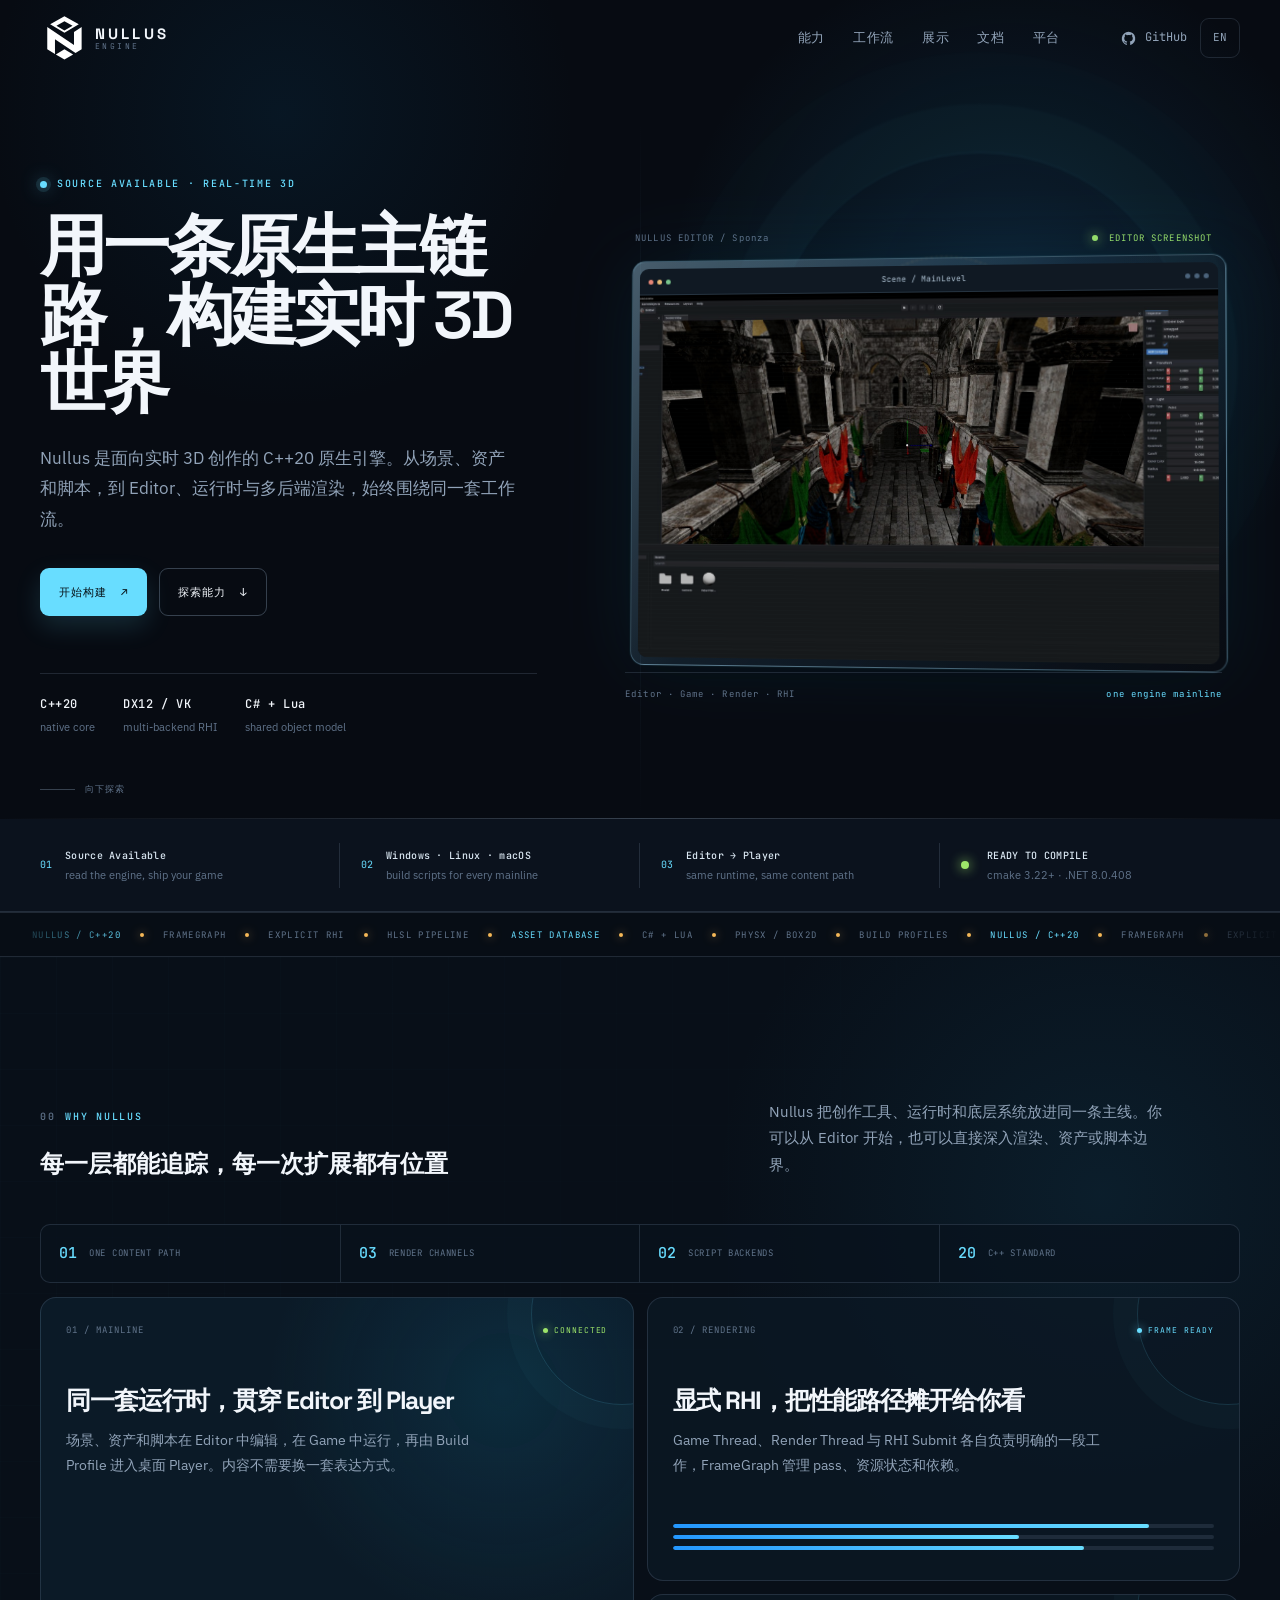
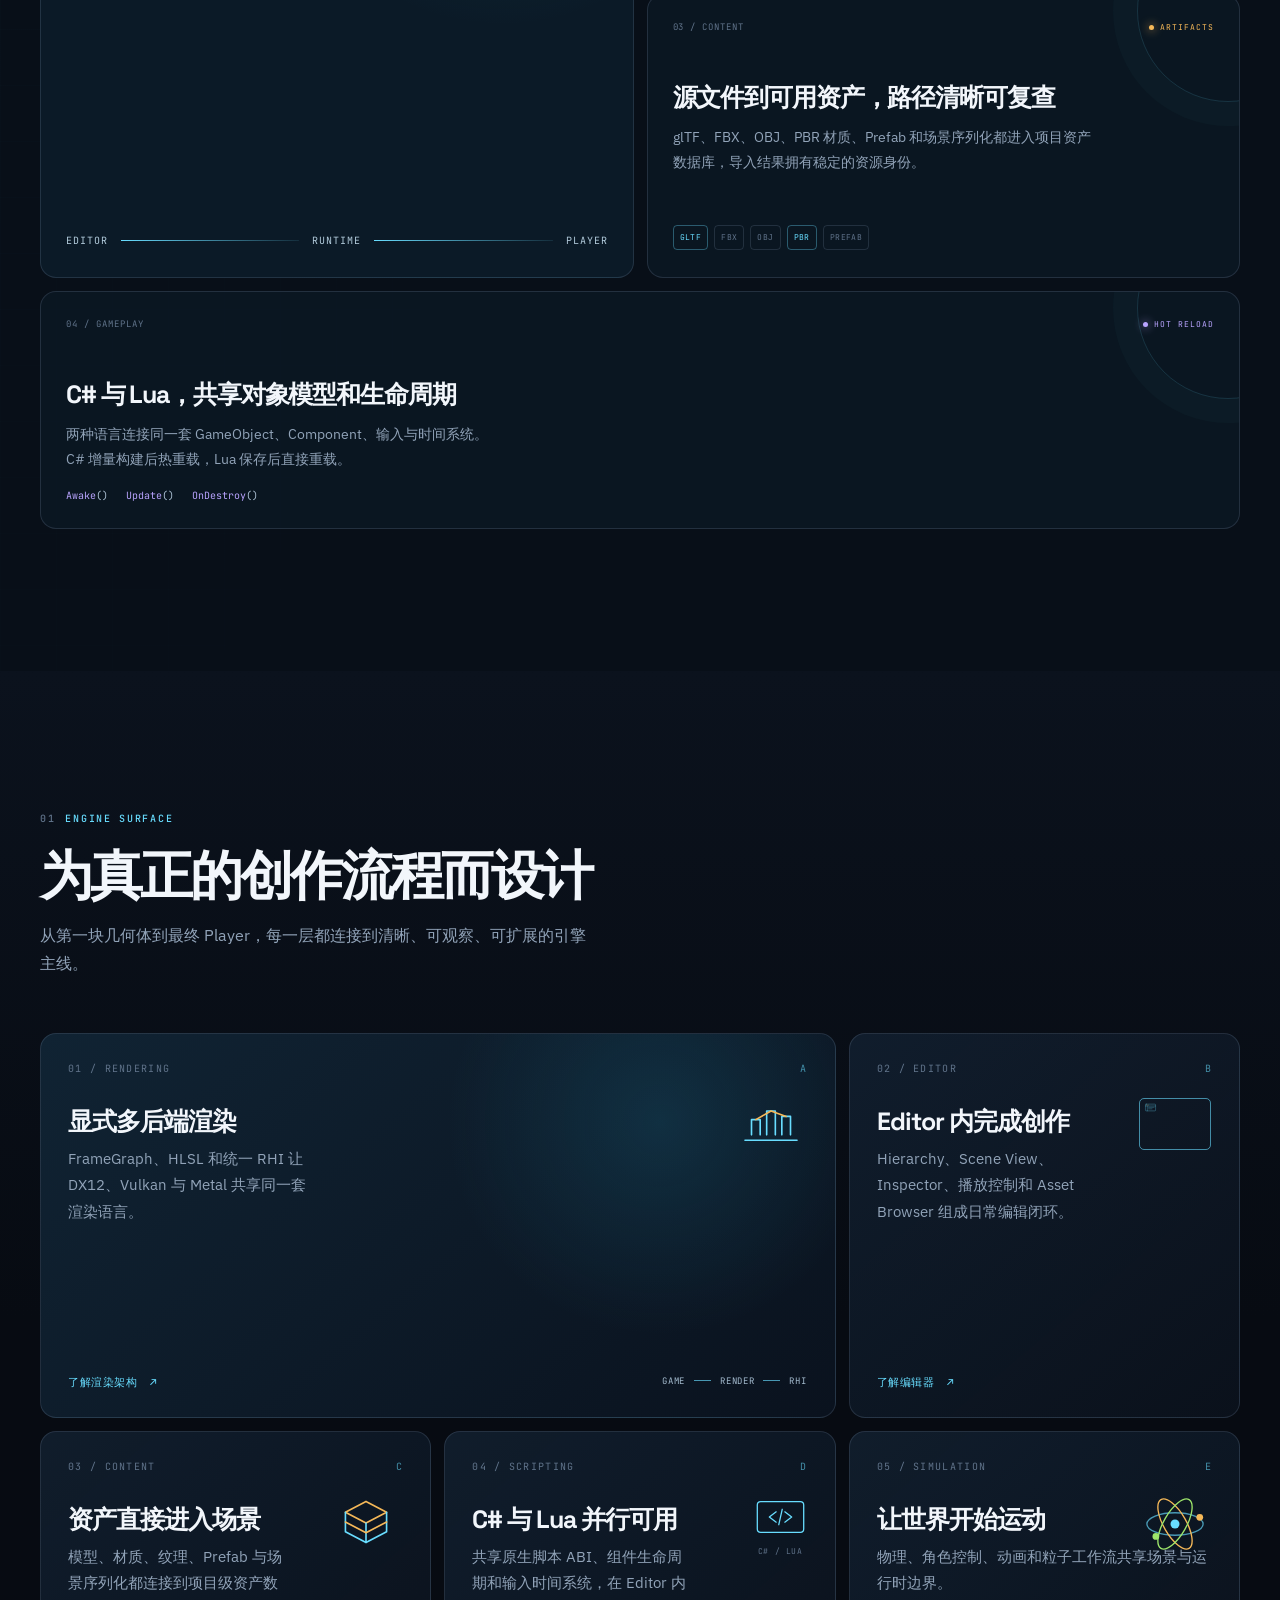
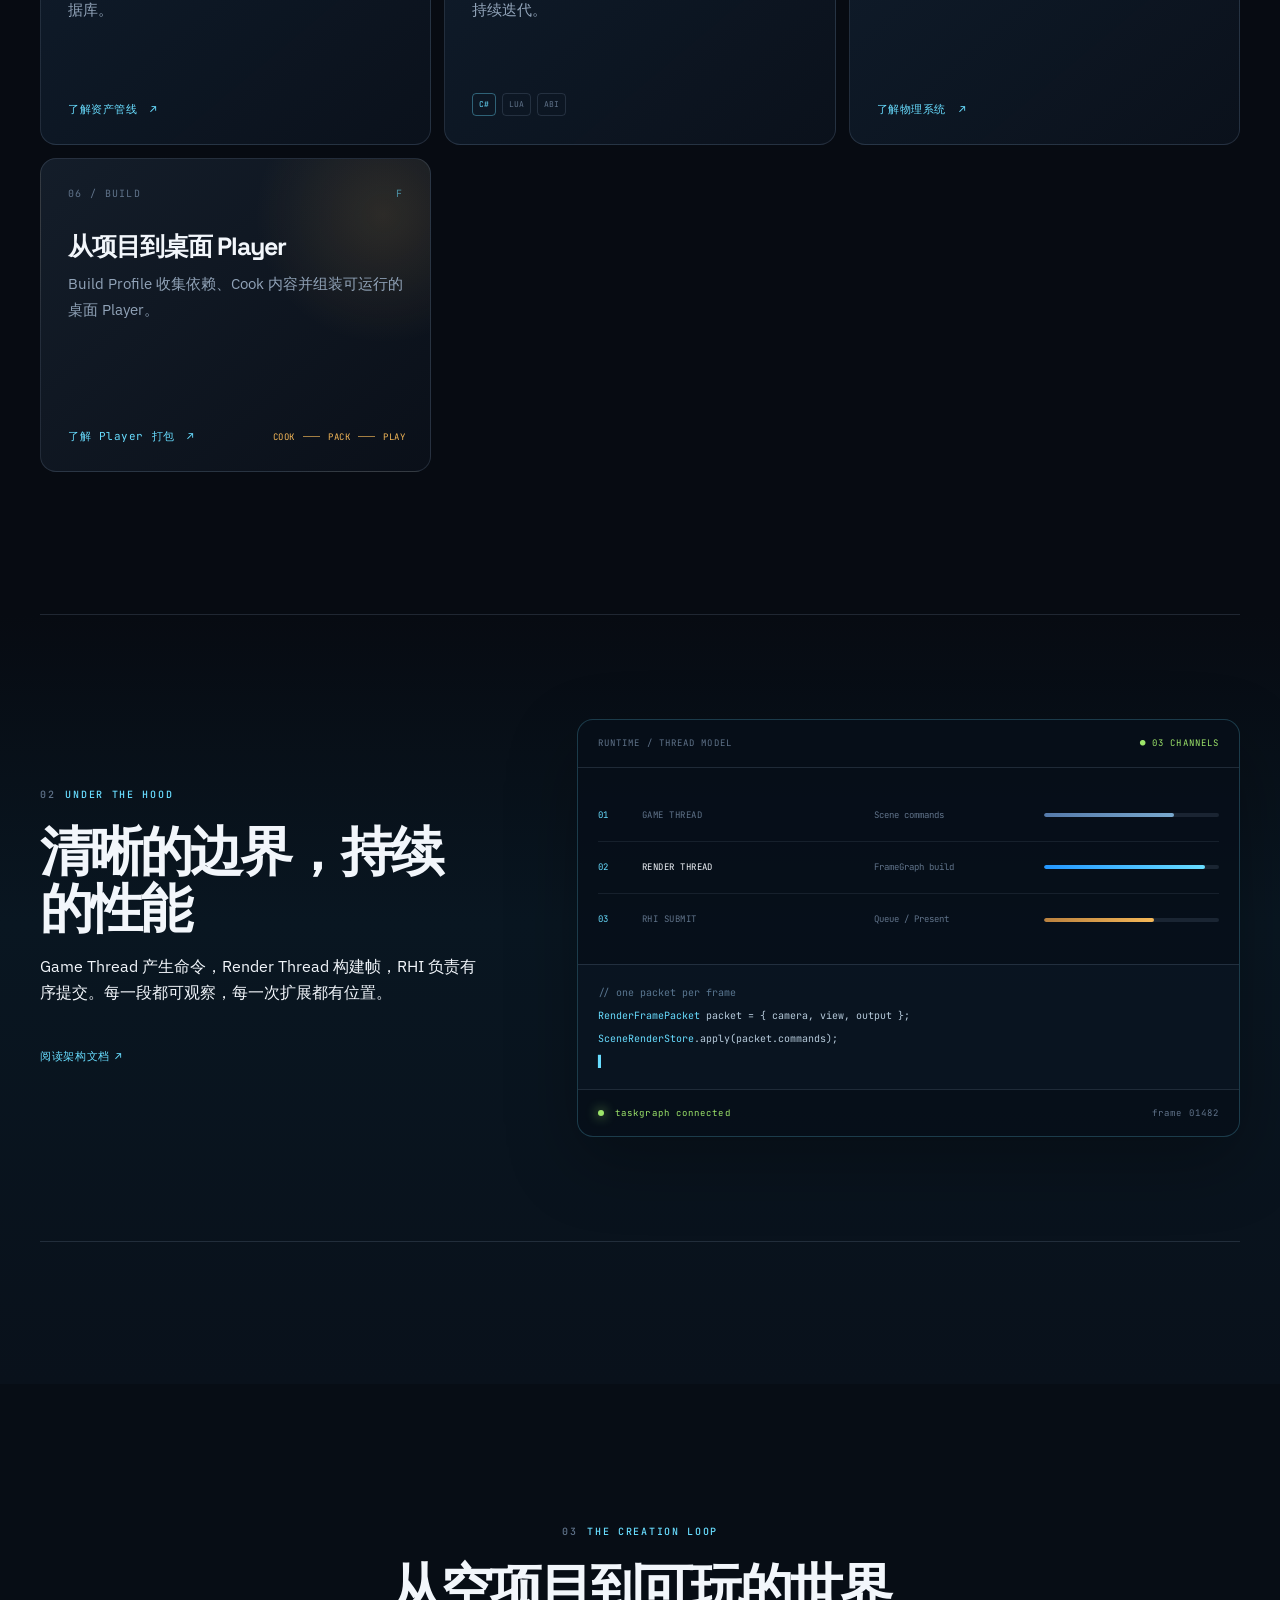
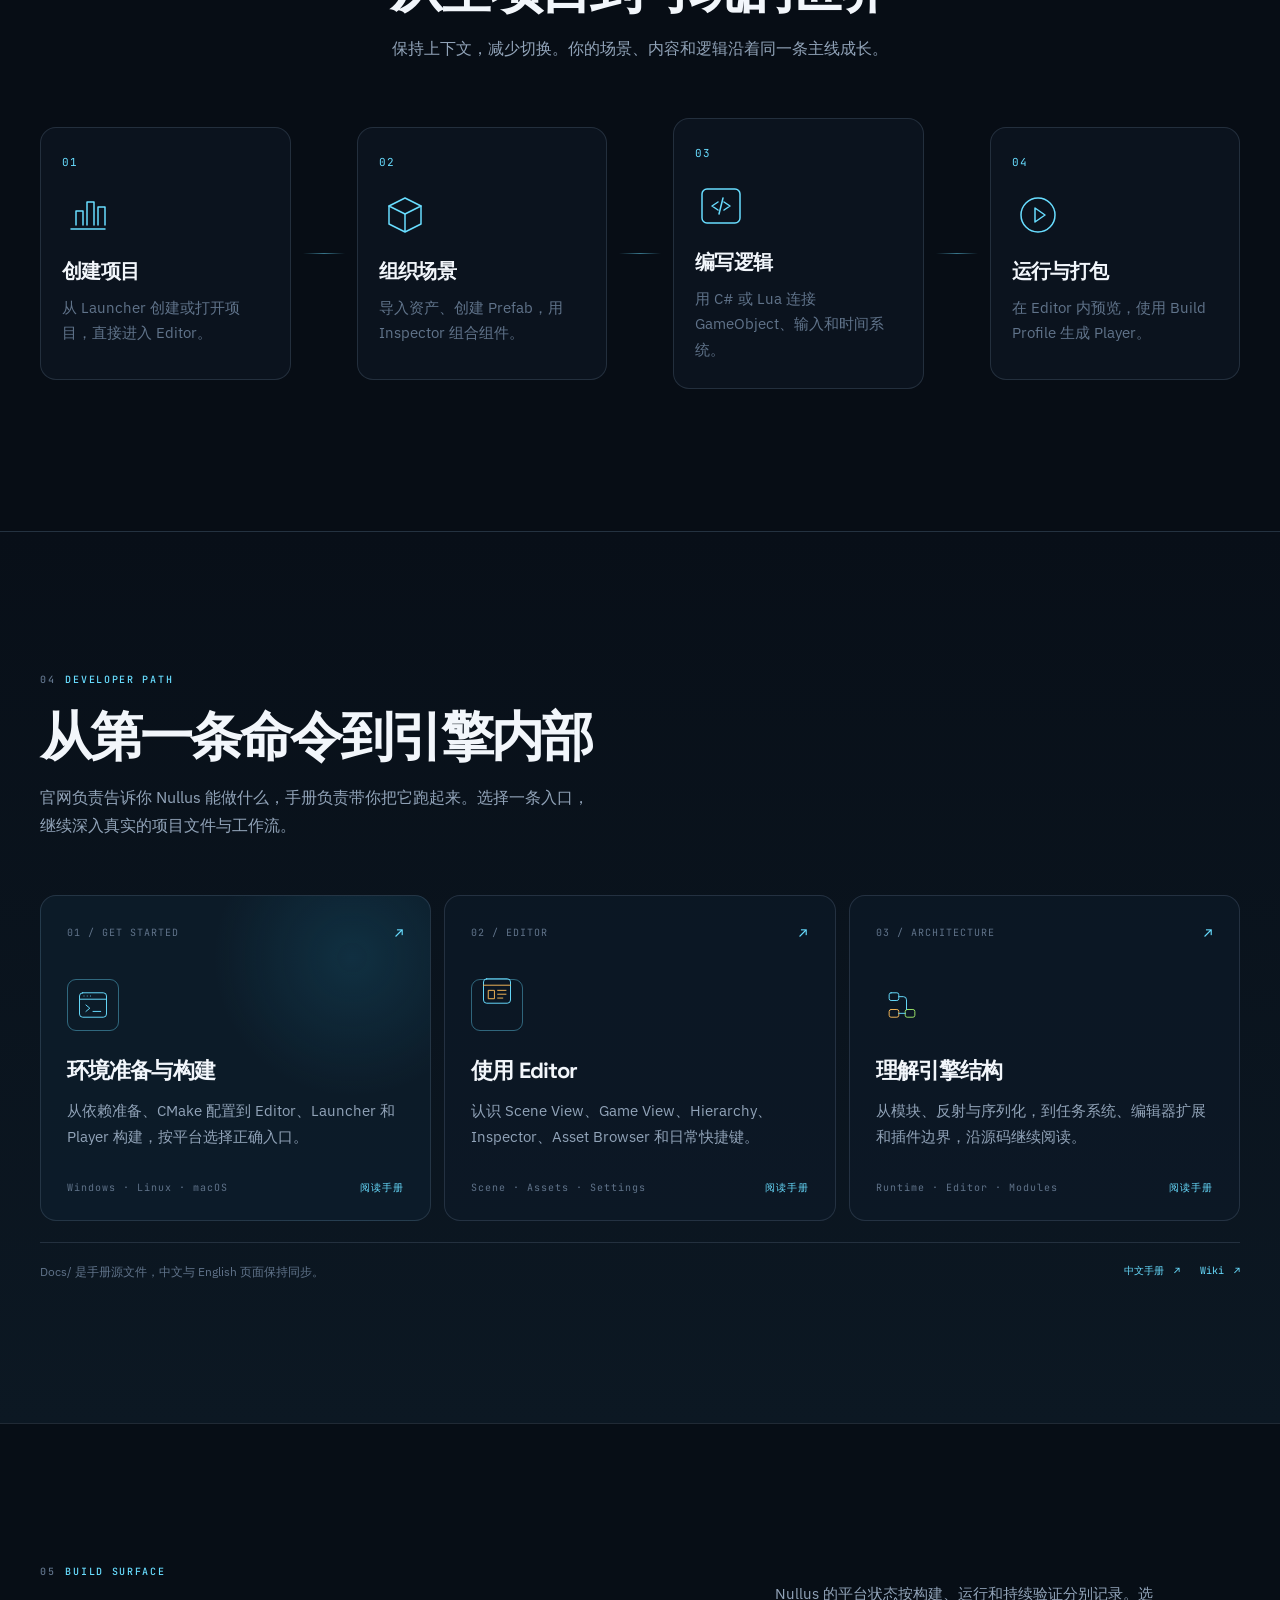
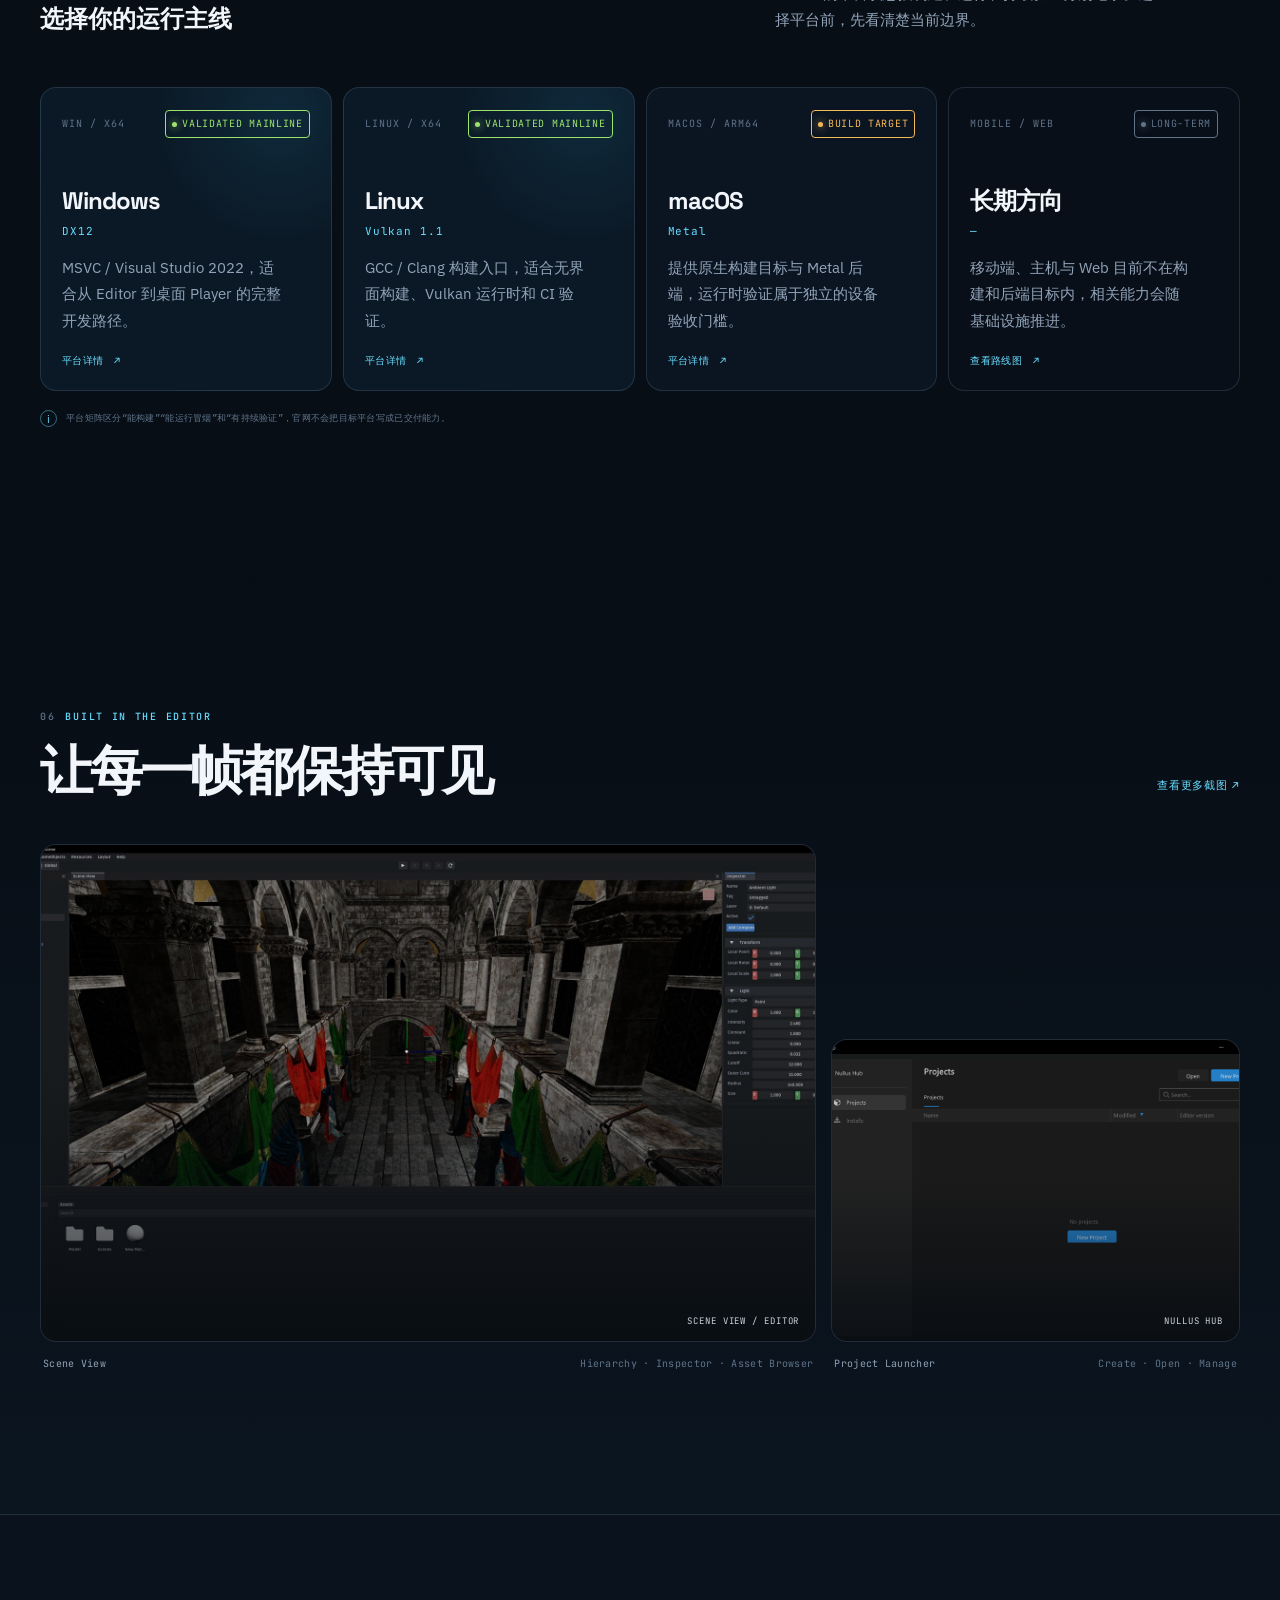
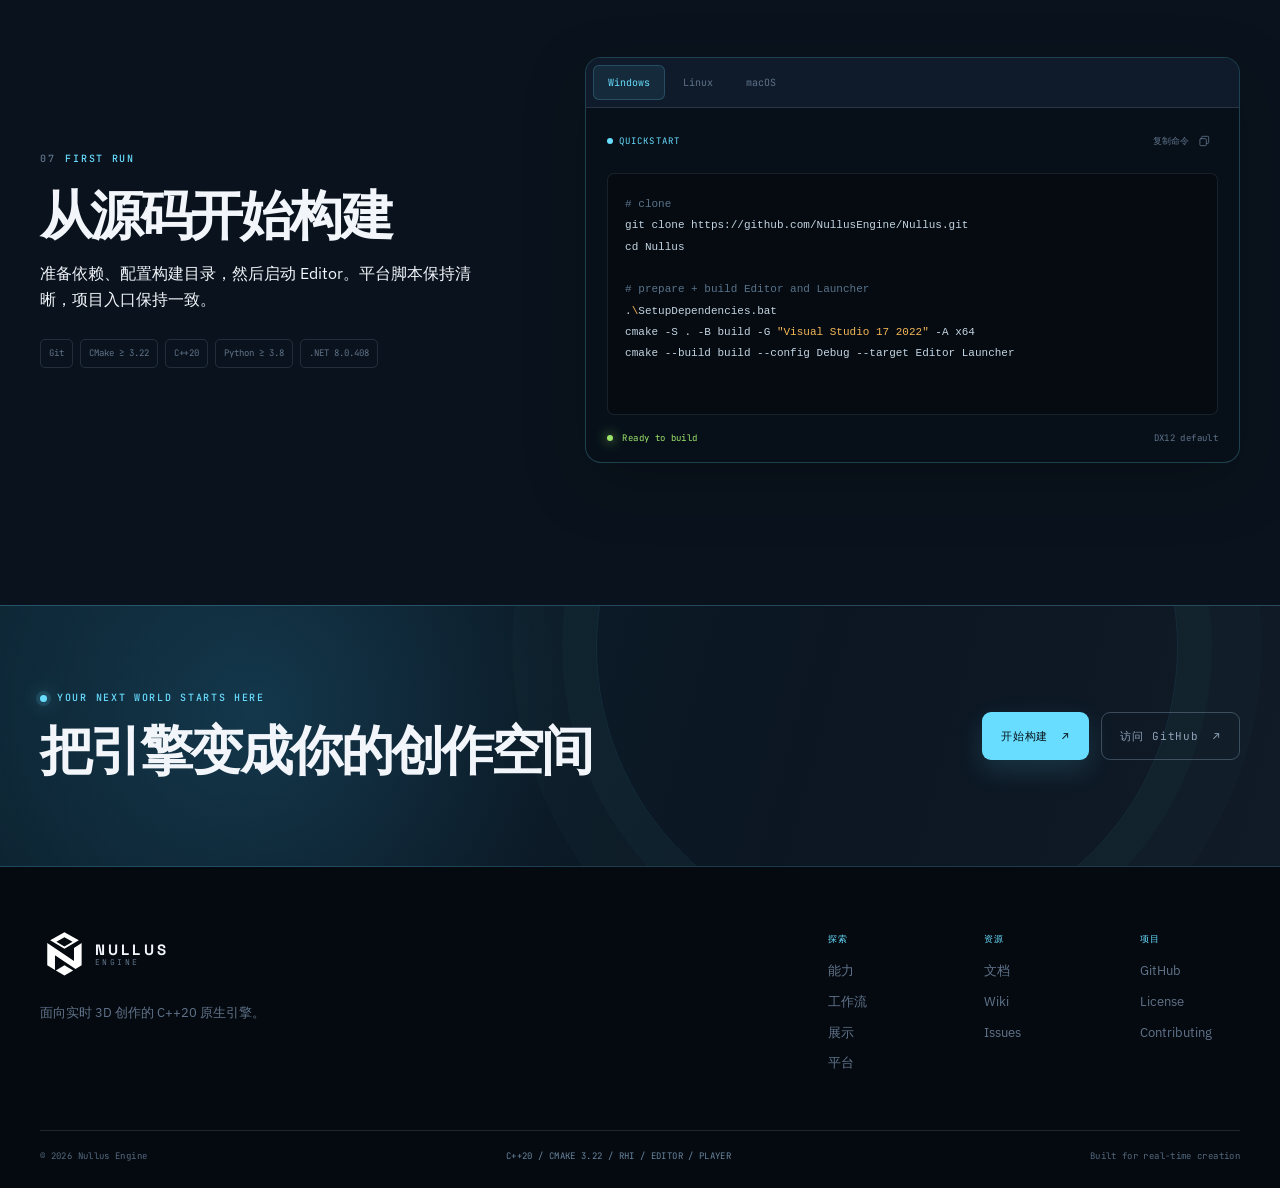
<file: index.html>
<!doctype html>
<html lang="zh-CN">
  <head>
    <meta charset="UTF-8" />
    <meta name="viewport" content="width=device-width, initial-scale=1" />
    <meta name="theme-color" content="#070b12" />
    <meta name="robots" content="noindex,follow,max-image-preview:large" />
    <meta name="author" content="Nullus Engine" />
    <meta
      name="description"
      content="Nullus 是面向实时 3D 创作的 C++20 原生游戏引擎，提供 Editor、FrameGraph、DX12、Vulkan、Metal、C#、Lua、资产管线与桌面 Player 构建。"
    />
    <link rel="canonical" href="https://www.nullusengine.com/zh-cn/" />
    <link rel="alternate" hreflang="zh-CN" href="https://www.nullusengine.com/zh-cn/" />
    <link rel="alternate" hreflang="en" href="https://www.nullusengine.com/en/" />
    <link rel="alternate" hreflang="x-default" href="https://www.nullusengine.com/zh-cn/" />
    <meta property="og:site_name" content="Nullus Engine" />
    <meta property="og:type" content="website" />
    <meta property="og:locale" content="zh_CN" />
    <meta property="og:locale:alternate" content="en_US" />
    <meta property="og:title" content="Nullus Engine｜C++20 原生实时 3D 游戏引擎" />
    <meta property="og:description" content="从场景、资产和脚本，到 Editor、运行时与多后端渲染，使用同一条原生引擎主线。" />
    <meta property="og:url" content="https://www.nullusengine.com/zh-cn/" />
    <meta property="og:image" content="https://www.nullusengine.com/assets/og-cover.jpg" />
    <meta property="og:image:alt" content="Nullus Engine 编辑器和实时 3D 场景" />
    <meta property="og:image:type" content="image/jpeg" />
    <meta property="og:image:width" content="1200" />
    <meta property="og:image:height" content="630" />
    <meta name="twitter:card" content="summary_large_image" />
    <meta name="twitter:title" content="Nullus Engine｜C++20 原生实时 3D 游戏引擎" />
    <meta name="twitter:description" content="面向实时 3D 创作的 C++20 原生引擎，连接 Editor、运行时、资产与多后端渲染。" />
    <meta name="twitter:image" content="https://www.nullusengine.com/assets/og-cover.jpg" />
    <title>Nullus Engine｜C++20 原生实时 3D 游戏引擎</title>
    <link rel="preconnect" href="https://fonts.googleapis.com" />
    <link rel="preconnect" href="https://fonts.gstatic.com" crossorigin />
    <link
      href="https://fonts.googleapis.com/css2?family=IBM+Plex+Sans:wght@400;500;600;700&family=JetBrains+Mono:wght@400;500;600&family=Space+Grotesk:wght@500;600;700&display=swap"
      rel="stylesheet"
    />
    <link rel="icon" href="assets/favicon.png" type="image/png" sizes="96x96" />
    <link rel="stylesheet" href="styles.css" />
    <script type="application/ld+json">
{
  "@context": "https://schema.org",
  "@graph": [
    {
      "@type": "WebSite",
      "@id": "https://www.nullusengine.com/#website",
      "url": "https://www.nullusengine.com/",
      "name": "Nullus Engine",
      "inLanguage": [
        "zh-CN",
        "en"
      ],
      "publisher": {
        "@id": "https://www.nullusengine.com/#organization"
      }
    },
    {
      "@type": "Organization",
      "@id": "https://www.nullusengine.com/#organization",
      "name": "Nullus Engine",
      "url": "https://www.nullusengine.com/",
      "logo": "https://www.nullusengine.com/assets/NullusIcon.svg",
      "sameAs": [
        "https://github.com/NullusEngine"
      ]
    },
    {
      "@type": "SoftwareApplication",
      "@id": "https://www.nullusengine.com/#software",
      "name": "Nullus Engine",
      "url": "https://www.nullusengine.com/",
      "description": "A native C++20 game engine for real-time 3D creation with an Editor, FrameGraph, explicit RHI, C# and Lua scripting, and desktop Player builds.",
      "applicationCategory": "DeveloperApplication",
      "operatingSystem": [
        "Windows",
        "Linux",
        "macOS"
      ],
      "image": "https://www.nullusengine.com/assets/og-cover.jpg",
      "publisher": {
        "@id": "https://www.nullusengine.com/#organization"
      }
    },
    {
      "@type": "SoftwareSourceCode",
      "@id": "https://www.nullusengine.com/#source",
      "name": "Nullus Engine source code",
      "codeRepository": "https://github.com/NullusEngine/Nullus",
      "programmingLanguage": "C++",
      "license": "https://github.com/NullusEngine/Nullus/blob/main/LICENSE",
      "author": {
        "@id": "https://www.nullusengine.com/#organization"
      }
    }
  ]
}
    </script>
  </head>
  <body>
    <a class="skip-link" href="#main">跳转到主要内容</a>
    <div class="site-shell">
      <header class="site-header" data-header>
        <div class="container header-inner">
          <a class="brand" href="#top" aria-label="Nullus Engine 首页">
            <span class="brand-mark-wrap" aria-hidden="true">
              <img class="brand-mark" src="assets/NullusIcon.svg" alt="" />
            </span>
            <span class="brand-copy">
              <span class="brand-name">NULLUS</span>
              <span class="brand-type">ENGINE</span>
            </span>
          </a>

          <nav class="desktop-nav" aria-label="主导航">
            <a href="#features" data-i18n="navFeatures">能力</a>
            <a href="#workflow" data-i18n="navWorkflow">工作流</a>
            <a href="#gallery" data-i18n="navGallery">展示</a>
            <a href="#docs" data-i18n="navDocs">文档</a>
            <a href="#platforms" data-i18n="navPlatforms">平台</a>
          </nav>

          <div class="header-actions">
            <a class="header-github" href="https://github.com/NullusEngine/Nullus" target="_blank" rel="noreferrer">
              <svg viewBox="0 0 24 24" aria-hidden="true"><path d="M12 2.5a9.5 9.5 0 0 0-3 18.51c.48.09.65-.21.65-.46v-1.62c-2.65.58-3.21-1.13-3.21-1.13-.44-1.1-1.07-1.4-1.07-1.4-.87-.6.07-.59.07-.59.96.07 1.46.99 1.46.99.86 1.46 2.26 1.04 2.81.8.09-.62.34-1.04.61-1.28-2.11-.24-4.33-1.05-4.33-4.69 0-1.04.37-1.89.98-2.56-.1-.24-.43-1.21.09-2.52 0 0 .8-.26 2.62.98A9.1 9.1 0 0 1 12 7.2c.81 0 1.62.11 2.38.33 1.82-1.24 2.62-.98 2.62-.98.52 1.31.19 2.28.09 2.52.61.67.98 1.52.98 2.56 0 3.65-2.23 4.45-4.35 4.68.35.3.65.88.65 1.77v2.47c0 .25.17.55.66.46A9.5 9.5 0 0 0 12 2.5Z" /></svg>
              <span>GitHub</span>
            </a>
            <a class="lang-toggle" href="en/" data-file-href="en/index.html" hreflang="en" data-language-toggle aria-label="Switch to English">EN</a>
            <button class="menu-toggle" type="button" data-menu-toggle aria-expanded="false" aria-controls="mobile-menu" aria-label="打开菜单">
              <span></span><span></span>
            </button>
          </div>
        </div>
        <nav class="mobile-nav" id="mobile-menu" data-mobile-menu aria-label="移动端主导航">
          <a href="#features" data-i18n="navFeatures">能力</a>
          <a href="#workflow" data-i18n="navWorkflow">工作流</a>
          <a href="#gallery" data-i18n="navGallery">展示</a>
          <a href="#docs" data-i18n="navDocs">文档</a>
          <a href="#platforms" data-i18n="navPlatforms">平台</a>
          <a href="https://github.com/NullusEngine/Nullus" target="_blank" rel="noreferrer">GitHub</a>
        </nav>
      </header>

      <main id="main">
        <section class="hero section-grid" id="top">
          <div class="hero-glow hero-glow-one" aria-hidden="true"></div>
          <div class="hero-glow hero-glow-two" aria-hidden="true"></div>
          <div class="container hero-inner">
            <div class="hero-copy reveal">
              <p class="eyebrow"><span class="eyebrow-dot"></span><span data-i18n="heroEyebrow">SOURCE AVAILABLE · REAL-TIME 3D</span></p>
              <h1 data-i18n="heroTitle">用一条原生主链路，构建实时 3D 世界</h1>
              <p class="hero-lede" data-i18n="heroLede">
                Nullus 是面向实时 3D 创作的 C++20 原生引擎。从场景、资产和脚本，到 Editor、运行时与多后端渲染，始终围绕同一套工作流。
              </p>
              <div class="hero-actions">
                <a class="button button-primary" href="#start" data-i18n="heroPrimary">开始构建 <span aria-hidden="true">↗</span></a>
                <a class="button button-secondary" href="#features" data-i18n="heroSecondary">探索能力 <span aria-hidden="true">↓</span></a>
              </div>
              <div class="hero-meta">
                <span><strong>C++20</strong><small>native core</small></span>
                <span><strong>DX12 / VK</strong><small>multi-backend RHI</small></span>
                <span><strong>C# + Lua</strong><small>shared object model</small></span>
              </div>
            </div>

            <div class="hero-visual reveal reveal-delay" aria-label="Nullus Editor 工作区预览">
              <div class="visual-topline"><span>NULLUS EDITOR / Sponza</span><span class="live-status"><i></i> EDITOR SCREENSHOT</span></div>
              <div class="editor-frame">
                <div class="editor-toolbar">
                  <span class="window-dots"><i></i><i></i><i></i></span>
                  <span class="toolbar-title">Scene / MainLevel</span>
                  <span class="toolbar-actions"><b></b><b></b><b></b></span>
                </div>
                <div class="editor-screenshot">
                  <img src="assets/editor-1920.jpg" width="1920" height="1044" decoding="async" fetchpriority="high" alt="Nullus Editor 展示了场景视图、Hierarchy、Inspector 和 Asset Browser" />
                  <div class="scanline" aria-hidden="true"></div>
                </div>
              </div>
              <div class="visual-caption"><span>Editor · Game · Render · RHI</span><span>one engine mainline</span></div>
            </div>
          </div>
          <div class="container hero-scroll-hint"><span class="scroll-line"></span><span data-i18n="scrollHint">向下探索</span></div>
        </section>

        <section class="proof-strip" aria-label="Nullus 技术信息">
          <div class="container proof-grid">
            <div class="proof-item"><span class="proof-index">01</span><span><strong>Source Available</strong><small>read the engine, ship your game</small></span></div>
            <div class="proof-item"><span class="proof-index">02</span><span><strong>Windows · Linux · macOS</strong><small>build scripts for every mainline</small></span></div>
            <div class="proof-item"><span class="proof-index">03</span><span><strong>Editor → Player</strong><small>same runtime, same content path</small></span></div>
            <div class="proof-item proof-item-signal"><span class="proof-signal"></span><span><strong data-i18n="proofReady">READY TO COMPILE</strong><small>cmake 3.22+ · .NET 8.0.408</small></span></div>
          </div>
        </section>

        <div class="engine-ticker" aria-label="Nullus 技术关键词">
          <div class="ticker-track" aria-hidden="true">
            <span>NULLUS / C++20</span><i></i><span>FRAMEGRAPH</span><i></i><span>EXPLICIT RHI</span><i></i><span>HLSL PIPELINE</span><i></i><span>ASSET DATABASE</span><i></i><span>C# + LUA</span><i></i><span>PHYSX / BOX2D</span><i></i><span>BUILD PROFILES</span><i></i>
            <span>NULLUS / C++20</span><i></i><span>FRAMEGRAPH</span><i></i><span>EXPLICIT RHI</span><i></i><span>HLSL PIPELINE</span><i></i><span>ASSET DATABASE</span><i></i><span>C# + LUA</span><i></i><span>PHYSX / BOX2D</span><i></i><span>BUILD PROFILES</span><i></i>
          </div>
        </div>

        <section class="section section-signal" id="advantages">
          <div class="container">
            <div class="signal-heading reveal">
              <div>
                <p class="eyebrow"><span>00</span><span data-i18n="advantagesEyebrow">WHY NULLUS</span></p>
                <h2 data-i18n="advantagesTitle">每一层都能追踪，每一次扩展都有位置</h2>
              </div>
              <p data-i18n="advantagesLede">Nullus 把创作工具、运行时和底层系统放进同一条主线。你可以从 Editor 开始，也可以直接深入渲染、资产或脚本边界。</p>
            </div>
            <div class="signal-metrics reveal">
              <div><strong>01</strong><span data-i18n="metricRuntime">ONE CONTENT PATH</span></div>
              <div><strong>03</strong><span data-i18n="metricThreads">RENDER CHANNELS</span></div>
              <div><strong>02</strong><span data-i18n="metricScripts">SCRIPT BACKENDS</span></div>
              <div><strong>20</strong><span data-i18n="metricCpp">C++ STANDARD</span></div>
            </div>
            <div class="signal-grid">
              <article class="signal-card signal-card-runtime reveal">
                <div class="signal-card-top"><span>01 / MAINLINE</span><span class="signal-status"><i></i> CONNECTED</span></div>
                <h3 data-i18n="signalRuntimeTitle">同一套运行时，贯穿 Editor 到 Player</h3>
                <p data-i18n="signalRuntimeText">场景、资产和脚本在 Editor 中编辑，在 Game 中运行，再由 Build Profile 进入桌面 Player。内容不需要换一套表达方式。</p>
                <div class="signal-pipeline" aria-hidden="true"><span>EDITOR</span><i></i><span>RUNTIME</span><i></i><span>PLAYER</span></div>
              </article>
              <article class="signal-card signal-card-rhi reveal reveal-delay-short">
                <div class="signal-card-top"><span>02 / RENDERING</span><span class="signal-status signal-status-blue"><i></i> FRAME READY</span></div>
                <h3 data-i18n="signalRhiTitle">显式 RHI，把性能路径摊开给你看</h3>
                <p data-i18n="signalRhiText">Game Thread、Render Thread 与 RHI Submit 各自负责明确的一段工作，FrameGraph 管理 pass、资源状态和依赖。</p>
                <div class="signal-bars" aria-hidden="true"><span><i style="width: 88%"></i></span><span><i style="width: 64%"></i></span><span><i style="width: 76%"></i></span></div>
              </article>
              <article class="signal-card signal-card-content reveal reveal-delay">
                <div class="signal-card-top"><span>03 / CONTENT</span><span class="signal-status signal-status-warm"><i></i> ARTIFACTS</span></div>
                <h3 data-i18n="signalContentTitle">源文件到可用资产，路径清晰可复查</h3>
                <p data-i18n="signalContentText">glTF、FBX、OBJ、PBR 材质、Prefab 和场景序列化都进入项目资产数据库，导入结果拥有稳定的资源身份。</p>
                <div class="signal-tags" aria-hidden="true"><span>GLTF</span><span>FBX</span><span>OBJ</span><span>PBR</span><span>PREFAB</span></div>
              </article>
              <article class="signal-card signal-card-script reveal reveal-delay-long">
                <div class="signal-card-top"><span>04 / GAMEPLAY</span><span class="signal-status signal-status-purple"><i></i> HOT RELOAD</span></div>
                <h3 data-i18n="signalScriptTitle">C# 与 Lua，共享对象模型和生命周期</h3>
                <p data-i18n="signalScriptText">两种语言连接同一套 GameObject、Component、输入与时间系统。C# 增量构建后热重载，Lua 保存后直接重载。</p>
                <div class="signal-code" aria-hidden="true"><span><em>Awake</em>()</span><span><em>Update</em>()</span><span><em>OnDestroy</em>()</span></div>
              </article>
            </div>
          </div>
        </section>

        <section class="section section-features" id="features">
          <div class="container">
            <div class="section-heading reveal">
              <p class="eyebrow"><span>01</span><span data-i18n="featuresEyebrow">ENGINE SURFACE</span></p>
              <h2 data-i18n="featuresTitle">为真正的创作流程而设计</h2>
              <p data-i18n="featuresLede">从第一块几何体到最终 Player，每一层都连接到清晰、可观察、可扩展的引擎主线。</p>
            </div>
            <div class="feature-grid">
              <article class="feature-card feature-card-large reveal">
                <div class="card-topline"><span class="card-kicker">01 / RENDERING</span><span class="card-index">A</span></div>
                <div class="feature-icon icon-rhi" aria-hidden="true"><svg viewBox="0 0 64 48" focusable="false"><path d="M8 39h48"/><path d="M14 34V20h8v14M28 34V12h8v22M42 34V17h8v17"/><path d="M18 20 32 12l14 5"/></svg></div>
                <h3 data-i18n="featureRenderTitle">显式多后端渲染</h3>
                <p data-i18n="featureRenderText">FrameGraph、HLSL 和统一 RHI 让 DX12、Vulkan 与 Metal 共享同一套渲染语言。</p>
                <a class="card-link" href="zh-cn/rendering/" data-file-href="zh-cn/rendering/index.html" data-i18n="featureRenderLink">了解渲染架构 <span aria-hidden="true">↗</span></a>
                <div class="mini-diagram" aria-hidden="true"><span>GAME</span><i></i><span>RENDER</span><i></i><span>RHI</span></div>
              </article>

              <article class="feature-card reveal reveal-delay-short">
                <div class="card-topline"><span class="card-kicker">02 / EDITOR</span><span class="card-index">B</span></div>
                <div class="feature-icon icon-editor" aria-hidden="true"><svg viewBox="0 0 64 48" focusable="false"><rect x="5" y="6" width="54" height="36" rx="4"/><path d="M5 16h54M15 16v26M22 23h29M22 31h18"/><circle cx="11" cy="11" r="1.5"/><circle cx="16" cy="11" r="1.5"/><circle cx="21" cy="11" r="1.5"/></svg></div>
                <h3 data-i18n="featureEditorTitle">Editor 内完成创作</h3>
                <p data-i18n="featureEditorText">Hierarchy、Scene View、Inspector、播放控制和 Asset Browser 组成日常编辑闭环。</p>
                <a class="card-link" data-doc-link data-doc-zh="https://github.com/NullusEngine/Nullus/blob/main/Docs/zh-CN/editor/workspace.md" data-doc-en="https://github.com/NullusEngine/Nullus/blob/main/Docs/en/editor/workspace.md" href="https://github.com/NullusEngine/Nullus/blob/main/Docs/zh-CN/editor/workspace.md" target="_blank" rel="noreferrer" data-i18n="featureEditorLink">了解编辑器 <span aria-hidden="true">↗</span></a>
              </article>

              <article class="feature-card reveal reveal-delay-short">
                <div class="card-topline"><span class="card-kicker">03 / CONTENT</span><span class="card-index">C</span></div>
                <div class="feature-icon icon-assets" aria-hidden="true"><svg viewBox="0 0 64 48" focusable="false"><path d="m32 5 19 10-19 10-19-10 19-10Z"/><path d="M13 15v18l19 10 19-10V15M32 25v18"/><path d="m13 24 19 10 19-10"/></svg></div>
                <h3 data-i18n="featureAssetsTitle">资产直接进入场景</h3>
                <p data-i18n="featureAssetsText">模型、材质、纹理、Prefab 与场景序列化都连接到项目级资产数据库。</p>
                <a class="card-link" data-doc-link data-doc-zh="https://github.com/NullusEngine/Nullus/blob/main/Docs/zh-CN/assets/pipeline.md" data-doc-en="https://github.com/NullusEngine/Nullus/blob/main/Docs/en/assets/pipeline.md" href="https://github.com/NullusEngine/Nullus/blob/main/Docs/zh-CN/assets/pipeline.md" target="_blank" rel="noreferrer" data-i18n="featureAssetsLink">了解资产管线 <span aria-hidden="true">↗</span></a>
              </article>

              <article class="feature-card reveal">
                <div class="card-topline"><span class="card-kicker">04 / SCRIPTING</span><span class="card-index">D</span></div>
                <div class="code-chip" aria-hidden="true"><svg viewBox="0 0 64 48" focusable="false"><rect x="5" y="6" width="54" height="36" rx="4"/><path d="m27 18-8 6 8 6M37 18l8 6-8 6M34 15l-4 18"/></svg><span>C# / LUA</span></div>
                <h3 data-i18n="featureScriptTitle">C# 与 Lua 并行可用</h3>
                <p data-i18n="featureScriptText">共享原生脚本 ABI、组件生命周期和输入时间系统，在 Editor 内持续迭代。</p>
                <div class="script-tags"><span>C#</span><span>LUA</span><span>ABI</span></div>
              </article>

              <article class="feature-card reveal reveal-delay-short">
                <div class="card-topline"><span class="card-kicker">05 / SIMULATION</span><span class="card-index">E</span></div>
                <div class="simulation-orbit" aria-hidden="true"><svg viewBox="0 0 64 48" focusable="false"><ellipse cx="32" cy="24" rx="25" ry="10"/><ellipse cx="32" cy="24" rx="25" ry="10" transform="rotate(60 32 24)"/><ellipse cx="32" cy="24" rx="25" ry="10" transform="rotate(-60 32 24)"/><circle cx="32" cy="24" r="4"/><circle cx="54" cy="18" r="3"/><circle cx="15" cy="35" r="3"/></svg></div>
                <h3 data-i18n="featureSimTitle">让世界开始运动</h3>
                <p data-i18n="featureSimText">物理、角色控制、动画和粒子工作流共享场景与运行时边界。</p>
                <a class="card-link" data-doc-link data-doc-zh="https://github.com/NullusEngine/Nullus/blob/main/Docs/zh-CN/physics/roadmap.md" data-doc-en="https://github.com/NullusEngine/Nullus/blob/main/Docs/en/physics/roadmap.md" href="https://github.com/NullusEngine/Nullus/blob/main/Docs/zh-CN/physics/roadmap.md" target="_blank" rel="noreferrer" data-i18n="featureSimLink">了解物理系统 <span aria-hidden="true">↗</span></a>
              </article>

              <article class="feature-card feature-card-build reveal reveal-delay-short">
                <div class="card-topline"><span class="card-kicker">06 / BUILD</span><span class="card-index">F</span></div>
                <div class="build-label" aria-hidden="true"><span>COOK</span><i></i><span>PACK</span><i></i><span>PLAY</span></div>
                <h3 data-i18n="featureBuildTitle">从项目到桌面 Player</h3>
                <p data-i18n="featureBuildText">Build Profile 收集依赖、Cook 内容并组装可运行的桌面 Player。</p>
                <a class="card-link" data-doc-link data-doc-zh="https://github.com/NullusEngine/Nullus/blob/main/Docs/zh-CN/platform-build/packaging.md" data-doc-en="https://github.com/NullusEngine/Nullus/blob/main/Docs/en/platform-build/packaging.md" href="https://github.com/NullusEngine/Nullus/blob/main/Docs/zh-CN/platform-build/packaging.md" target="_blank" rel="noreferrer" data-i18n="featureBuildLink">了解 Player 打包 <span aria-hidden="true">↗</span></a>
              </article>
            </div>
          </div>
        </section>

        <section class="section section-architecture" id="architecture">
          <div class="container architecture-grid">
            <div class="section-heading reveal">
              <p class="eyebrow"><span>02</span><span data-i18n="architectureEyebrow">UNDER THE HOOD</span></p>
              <h2 data-i18n="architectureTitle">清晰的边界，持续的性能</h2>
              <p data-i18n="architectureLede">Game Thread 产生命令，Render Thread 构建帧，RHI 负责有序提交。每一段都可观察，每一次扩展都有位置。</p>
              <a class="text-link" data-doc-link data-doc-zh="https://github.com/NullusEngine/Nullus/blob/main/Docs/zh-CN/rendering/overview.md" data-doc-en="https://github.com/NullusEngine/Nullus/blob/main/Docs/en/rendering/overview.md" href="https://github.com/NullusEngine/Nullus/blob/main/Docs/zh-CN/rendering/overview.md" target="_blank" rel="noreferrer" data-i18n="architectureLink">阅读架构文档 <span>↗</span></a>
            </div>
            <div class="architecture-panel reveal reveal-delay">
              <div class="panel-header"><span>RUNTIME / THREAD MODEL</span><span class="panel-live">● 03 CHANNELS</span></div>
              <div class="thread-stack">
                <div class="thread-row"><span class="thread-index">01</span><span class="thread-name">GAME THREAD</span><span class="thread-desc">Scene commands</span><span class="thread-bar"><i style="width: 74%"></i></span></div>
                <div class="thread-row thread-row-active"><span class="thread-index">02</span><span class="thread-name">RENDER THREAD</span><span class="thread-desc">FrameGraph build</span><span class="thread-bar"><i style="width: 92%"></i></span></div>
                <div class="thread-row"><span class="thread-index">03</span><span class="thread-name">RHI SUBMIT</span><span class="thread-desc">Queue / Present</span><span class="thread-bar"><i style="width: 63%"></i></span></div>
              </div>
              <div class="panel-code"><span class="code-comment">// one packet per frame</span><span><em>RenderFramePacket</em> packet = { camera, view, output };</span><span><em>SceneRenderStore</em>.apply(packet.commands);</span><span class="code-caret">▌</span></div>
              <div class="panel-footer"><span><i></i> taskgraph connected</span><span>frame 01482</span></div>
            </div>
          </div>
        </section>

        <section class="section section-workflow" id="workflow">
          <div class="container">
            <div class="section-heading section-heading-centered reveal">
              <p class="eyebrow"><span>03</span><span data-i18n="workflowEyebrow">THE CREATION LOOP</span></p>
              <h2 data-i18n="workflowTitle">从空项目到可玩的世界</h2>
              <p data-i18n="workflowLede">保持上下文，减少切换。你的场景、内容和逻辑沿着同一条主线成长。</p>
            </div>
            <div class="workflow-steps">
              <article class="workflow-step reveal"><span class="step-number">01</span><div class="step-icon" aria-hidden="true"><svg viewBox="0 0 48 48" focusable="false"><path d="M7 38h34M12 34V20h7v14M23 34V11h7v23M34 34V16h7v18"/></svg></div><h3 data-i18n="stepOneTitle">创建项目</h3><p data-i18n="stepOneText">从 Launcher 创建或打开项目，直接进入 Editor。</p></article>
              <span class="workflow-connector" aria-hidden="true"></span>
              <article class="workflow-step reveal reveal-delay-short"><span class="step-number">02</span><div class="step-icon" aria-hidden="true"><svg viewBox="0 0 48 48" focusable="false"><path d="m24 7 16 8-16 8-16-8 16-8Z"/><path d="M8 15v18l16 8 16-8V15M24 23v18"/></svg></div><h3 data-i18n="stepTwoTitle">组织场景</h3><p data-i18n="stepTwoText">导入资产、创建 Prefab，用 Inspector 组合组件。</p></article>
              <span class="workflow-connector" aria-hidden="true"></span>
              <article class="workflow-step reveal reveal-delay"><span class="step-number">03</span><div class="step-icon" aria-hidden="true"><svg viewBox="0 0 48 48" focusable="false"><rect x="5" y="7" width="38" height="34" rx="5"/><path d="m21 20-6 4 6 4M27 20l6 4-6 4M26 16l-4 16"/></svg></div><h3 data-i18n="stepThreeTitle">编写逻辑</h3><p data-i18n="stepThreeText">用 C# 或 Lua 连接 GameObject、输入和时间系统。</p></article>
              <span class="workflow-connector" aria-hidden="true"></span>
              <article class="workflow-step reveal reveal-delay-long"><span class="step-number">04</span><div class="step-icon" aria-hidden="true"><svg viewBox="0 0 48 48" focusable="false"><circle cx="24" cy="24" r="17"/><path d="m21 17 10 7-10 7V17Z"/></svg></div><h3 data-i18n="stepFourTitle">运行与打包</h3><p data-i18n="stepFourText">在 Editor 内预览，使用 Build Profile 生成 Player。</p></article>
            </div>
          </div>
        </section>

        <section class="section section-docs" id="docs">
          <div class="container">
            <div class="section-heading reveal">
              <p class="eyebrow"><span>04</span><span data-i18n="docsEyebrow">DEVELOPER PATH</span></p>
              <h2 data-i18n="docsTitle">从第一条命令到引擎内部</h2>
              <p data-i18n="docsLede">官网负责告诉你 Nullus 能做什么，手册负责带你把它跑起来。选择一条入口，继续深入真实的项目文件与工作流。</p>
            </div>
            <div class="docs-grid">
              <a class="doc-card doc-card-feature reveal" href="zh-cn/getting-started/" data-file-href="zh-cn/getting-started/index.html">
                <div class="doc-card-top"><span class="doc-kicker">01 / GET STARTED</span><span class="doc-arrow" aria-hidden="true">↗</span></div>
                <div class="doc-icon doc-icon-terminal" aria-hidden="true"><svg viewBox="0 0 56 56" focusable="false"><rect x="7" y="9" width="42" height="38" rx="5"/><path d="M7 19h42M14 14h.01M19 14h.01M24 14h.01M17 28l6 5-6 5M28 38h12"/></svg></div>
                <h3 data-i18n="docsBuildTitle">环境准备与构建</h3>
                <p data-i18n="docsBuildText">从依赖准备、CMake 配置到 Editor、Launcher 和 Player 构建，按平台选择正确入口。</p>
                <div class="doc-card-meta"><span data-i18n="docsBuildMeta">Windows · Linux · macOS</span><span data-i18n="docsRead">阅读手册</span></div>
              </a>
              <a class="doc-card reveal reveal-delay-short" data-doc-link data-doc-zh="https://github.com/NullusEngine/Nullus/blob/main/Docs/zh-CN/editor/workspace.md" data-doc-en="https://github.com/NullusEngine/Nullus/blob/main/Docs/en/editor/workspace.md" href="https://github.com/NullusEngine/Nullus/blob/main/Docs/zh-CN/editor/workspace.md" target="_blank" rel="noreferrer">
                <div class="doc-card-top"><span class="doc-kicker">02 / EDITOR</span><span class="doc-arrow" aria-hidden="true">↗</span></div>
                <div class="doc-icon doc-icon-editor" aria-hidden="true"><svg viewBox="0 0 56 56" focusable="false"><rect x="7" y="9" width="42" height="38" rx="5"/><path d="M7 19h42M15 27h9v13h-9zM29 27h13M29 33h13M29 39h8"/></svg></div>
                <h3 data-i18n="docsEditorTitle">使用 Editor</h3>
                <p data-i18n="docsEditorText">认识 Scene View、Game View、Hierarchy、Inspector、Asset Browser 和日常快捷键。</p>
                <div class="doc-card-meta"><span data-i18n="docsEditorMeta">Scene · Assets · Settings</span><span data-i18n="docsRead">阅读手册</span></div>
              </a>
              <a class="doc-card reveal reveal-delay" data-doc-link data-doc-zh="https://github.com/NullusEngine/Nullus/blob/main/Docs/zh-CN/architecture/modules.md" data-doc-en="https://github.com/NullusEngine/Nullus/blob/main/Docs/en/architecture/modules.md" href="https://github.com/NullusEngine/Nullus/blob/main/Docs/zh-CN/architecture/modules.md" target="_blank" rel="noreferrer">
                <div class="doc-card-top"><span class="doc-kicker">03 / ARCHITECTURE</span><span class="doc-arrow" aria-hidden="true">↗</span></div>
                <div class="doc-icon doc-icon-graph" aria-hidden="true"><svg viewBox="0 0 56 56" focusable="false"><rect x="8" y="9" width="15" height="12" rx="3"/><rect x="33" y="35" width="15" height="12" rx="3"/><rect x="8" y="35" width="15" height="12" rx="3"/><path d="M23 15h7a5 5 0 0 1 5 5v15M23 41h10"/></svg></div>
                <h3 data-i18n="docsArchitectureTitle">理解引擎结构</h3>
                <p data-i18n="docsArchitectureText">从模块、反射与序列化，到任务系统、编辑器扩展和插件边界，沿源码继续阅读。</p>
                <div class="doc-card-meta"><span data-i18n="docsArchitectureMeta">Runtime · Editor · Modules</span><span data-i18n="docsRead">阅读手册</span></div>
              </a>
            </div>
            <div class="docs-foot reveal"><span data-i18n="docsFoot">Docs/ 是手册源文件，中文与 English 页面保持同步。</span><span class="docs-foot-links"><a data-doc-link data-doc-zh="https://github.com/NullusEngine/Nullus/tree/main/Docs/zh-CN" data-doc-en="https://github.com/NullusEngine/Nullus/tree/main/Docs/en" href="https://github.com/NullusEngine/Nullus/tree/main/Docs/zh-CN" target="_blank" rel="noreferrer" data-i18n="docsHandbook">中文手册 <span>↗</span></a><a href="https://github.com/NullusEngine/Nullus/wiki" target="_blank" rel="noreferrer" data-i18n="docsWiki">Wiki <span>↗</span></a></span></div>
          </div>
        </section>

        <section class="section section-platforms" id="platforms">
          <div class="container">
            <div class="platform-heading reveal"><div><p class="eyebrow"><span>05</span><span data-i18n="platformsEyebrow">BUILD SURFACE</span></p><h2 data-i18n="platformsTitle">选择你的运行主线</h2></div><p data-i18n="platformsLede">Nullus 的平台状态按构建、运行和持续验证分别记录。选择平台前，先看清楚当前边界。</p></div>
            <div class="platform-grid">
              <article class="platform-card platform-card-active reveal"><div class="platform-topline"><span class="platform-code">WIN / X64</span><span class="status-chip status-validated"><i></i><span data-i18n="statusValidated">VALIDATED MAINLINE</span></span></div><h3>Windows</h3><p class="platform-backend">DX12</p><p data-i18n="platformWindowsText">MSVC / Visual Studio 2022，适合从 Editor 到桌面 Player 的完整开发路径。</p><a data-doc-link data-doc-zh="https://github.com/NullusEngine/Nullus/blob/main/Docs/zh-CN/platform-build/platforms.md" data-doc-en="https://github.com/NullusEngine/Nullus/blob/main/Docs/en/platform-build/platforms.md" href="https://github.com/NullusEngine/Nullus/blob/main/Docs/zh-CN/platform-build/platforms.md" target="_blank" rel="noreferrer" class="platform-link" data-i18n="platformDetails">平台详情 <span>↗</span></a></article>
              <article class="platform-card platform-card-active reveal reveal-delay-short"><div class="platform-topline"><span class="platform-code">LINUX / X64</span><span class="status-chip status-validated"><i></i><span data-i18n="statusValidated">VALIDATED MAINLINE</span></span></div><h3>Linux</h3><p class="platform-backend">Vulkan 1.1</p><p data-i18n="platformLinuxText">GCC / Clang 构建入口，适合无界面构建、Vulkan 运行时和 CI 验证。</p><a data-doc-link data-doc-zh="https://github.com/NullusEngine/Nullus/blob/main/Docs/zh-CN/platform-build/platforms.md" data-doc-en="https://github.com/NullusEngine/Nullus/blob/main/Docs/en/platform-build/platforms.md" href="https://github.com/NullusEngine/Nullus/blob/main/Docs/zh-CN/platform-build/platforms.md" target="_blank" rel="noreferrer" class="platform-link" data-i18n="platformDetails">平台详情 <span>↗</span></a></article>
              <article class="platform-card reveal reveal-delay"><div class="platform-topline"><span class="platform-code">MACOS / ARM64</span><span class="status-chip status-target"><i></i><span data-i18n="statusBuildTarget">BUILD TARGET</span></span></div><h3>macOS</h3><p class="platform-backend">Metal</p><p data-i18n="platformMacText">提供原生构建目标与 Metal 后端，运行时验证属于独立的设备验收门槛。</p><a data-doc-link data-doc-zh="https://github.com/NullusEngine/Nullus/blob/main/Docs/zh-CN/platform-build/platforms.md" data-doc-en="https://github.com/NullusEngine/Nullus/blob/main/Docs/en/platform-build/platforms.md" href="https://github.com/NullusEngine/Nullus/blob/main/Docs/zh-CN/platform-build/platforms.md" target="_blank" rel="noreferrer" class="platform-link" data-i18n="platformDetails">平台详情 <span>↗</span></a></article>
              <article class="platform-card platform-card-muted reveal reveal-delay-long"><div class="platform-topline"><span class="platform-code">MOBILE / WEB</span><span class="status-chip status-planned"><i></i><span data-i18n="statusLongTerm">LONG-TERM</span></span></div><h3 data-i18n="platformFutureTitle">长期方向</h3><p class="platform-backend">—</p><p data-i18n="platformFutureText">移动端、主机与 Web 目前不在构建和后端目标内，相关能力会随基础设施推进。</p><a data-doc-link data-doc-zh="https://github.com/NullusEngine/Nullus/blob/main/Docs/zh-CN/roadmap/index.md" data-doc-en="https://github.com/NullusEngine/Nullus/blob/main/Docs/en/roadmap/index.md" href="https://github.com/NullusEngine/Nullus/blob/main/Docs/zh-CN/roadmap/index.md" target="_blank" rel="noreferrer" class="platform-link" data-i18n="platformRoadmap">查看路线图 <span>↗</span></a></article>
            </div>
            <div class="platform-note reveal"><span class="platform-note-mark">i</span><span data-i18n="platformNote">平台矩阵区分“能构建”“能运行冒烟”和“有持续验证”，官网不会把目标平台写成已交付能力。</span></div>
          </div>
        </section>

        <section class="section section-gallery" id="gallery">
          <div class="container">
            <div class="gallery-heading reveal"><div><p class="eyebrow"><span>06</span><span data-i18n="galleryEyebrow">BUILT IN THE EDITOR</span></p><h2 data-i18n="galleryTitle">让每一帧都保持可见</h2></div><a class="text-link" href="https://github.com/NullusEngine/Nullus/tree/main/Docs/Screenshots" target="_blank" rel="noreferrer" data-i18n="galleryLink">查看更多截图 <span>↗</span></a></div>
            <div class="gallery-grid">
              <figure class="gallery-main reveal"><div class="gallery-image-wrap"><img src="assets/editor-1920.jpg" width="1920" height="1044" decoding="async" alt="Nullus Editor 场景编辑器界面" loading="lazy" /><span class="image-label">SCENE VIEW / EDITOR</span></div><figcaption><span>Scene View</span><span>Hierarchy · Inspector · Asset Browser</span></figcaption></figure>
              <figure class="gallery-side reveal reveal-delay"><div class="gallery-image-wrap"><img src="assets/launcher.png" width="1282" height="799" decoding="async" alt="Nullus Hub 项目启动器界面" loading="lazy" /><span class="image-label">NULLUS HUB</span></div><figcaption><span>Project Launcher</span><span>Create · Open · Manage</span></figcaption></figure>
            </div>
          </div>
        </section>

        <section class="section section-start" id="start">
          <div class="container start-grid">
            <div class="section-heading reveal">
              <p class="eyebrow"><span>07</span><span data-i18n="startEyebrow">FIRST RUN</span></p>
              <h2 data-i18n="startTitle">从源码开始构建</h2>
              <p data-i18n="startLede">准备依赖、配置构建目录，然后启动 Editor。平台脚本保持清晰，项目入口保持一致。</p>
            <div class="requirements"><span>Git</span><span>CMake ≥ 3.22</span><span>C++20</span><span>Python ≥ 3.8</span><span>.NET 8.0.408</span></div>
            </div>
            <div class="terminal-card reveal reveal-delay">
              <div class="terminal-tabs" role="tablist" aria-label="选择平台">
                <button class="terminal-tab is-active" type="button" role="tab" aria-selected="true" data-platform="windows">Windows</button>
                <button class="terminal-tab" type="button" role="tab" aria-selected="false" data-platform="linux">Linux</button>
                <button class="terminal-tab" type="button" role="tab" aria-selected="false" data-platform="macos">macOS</button>
              </div>
              <div class="terminal-body">
                <div class="terminal-meta"><span><i></i> QUICKSTART</span><button class="copy-button" type="button" data-copy-target="terminal-code"><span data-copy-label>复制命令</span><svg viewBox="0 0 24 24" aria-hidden="true"><path d="M8 8V5.5A1.5 1.5 0 0 1 9.5 4h9A1.5 1.5 0 0 1 20 5.5v9a1.5 1.5 0 0 1-1.5 1.5H16M6.5 8h8A1.5 1.5 0 0 1 16 9.5v9A1.5 1.5 0 0 1 14.5 20h-8A1.5 1.5 0 0 1 5 18.5v-9A1.5 1.5 0 0 1 6.5 8Z" /></svg></button></div>
                <pre id="terminal-code" class="terminal-code" data-platform-code="windows"><code><span class="terminal-comment"># clone</span>
git clone https://github.com/NullusEngine/Nullus.git
cd Nullus

<span class="terminal-comment"># prepare + build Editor and Launcher</span>
.<span class="terminal-prompt">\</span>SetupDependencies.bat
cmake -S . -B build -G <span class="terminal-string">"Visual Studio 17 2022"</span> -A x64
cmake --build build --config Debug --target Editor Launcher</code></pre>
                <div class="terminal-status"><span><i></i> <span data-i18n="terminalReady">Ready to build</span></span><span data-terminal-backend>DX12 default</span></div>
              </div>
            </div>
          </div>
        </section>

        <section class="cta-section">
          <div class="container cta-inner reveal">
            <div><p class="eyebrow"><span class="eyebrow-dot"></span><span data-i18n="ctaEyebrow">YOUR NEXT WORLD STARTS HERE</span></p><h2 data-i18n="ctaTitle">把引擎变成你的创作空间</h2></div>
            <div class="cta-actions"><a class="button button-primary" href="#start" data-i18n="ctaPrimary">开始构建 <span aria-hidden="true">↗</span></a><a class="button button-quiet" href="https://github.com/NullusEngine/Nullus" target="_blank" rel="noreferrer" data-i18n="ctaGithub">访问 GitHub <span aria-hidden="true">↗</span></a></div>
          </div>
        </section>
      </main>

      <footer class="site-footer">
        <div class="container footer-main">
          <div class="footer-brand"><a class="brand" href="#top"><span class="brand-mark-wrap" aria-hidden="true"><img class="brand-mark" src="assets/NullusIcon.svg" alt="" /></span><span class="brand-copy"><span class="brand-name">NULLUS</span><span class="brand-type">ENGINE</span></span></a><p data-i18n="footerTagline">面向实时 3D 创作的 C++20 原生引擎。</p></div>
          <div class="footer-links"><div><span class="footer-label" data-i18n="footerExplore">探索</span><a href="#features" data-i18n="navFeatures">能力</a><a href="#workflow" data-i18n="navWorkflow">工作流</a><a href="#gallery" data-i18n="navGallery">展示</a><a href="#platforms" data-i18n="navPlatforms">平台</a></div><div><span class="footer-label" data-i18n="footerResources">资源</span><a href="#docs" data-i18n="navDocs">文档</a><a href="https://github.com/NullusEngine/Nullus/wiki" target="_blank" rel="noreferrer">Wiki</a><a href="https://github.com/NullusEngine/Nullus/issues" target="_blank" rel="noreferrer">Issues</a></div><div><span class="footer-label" data-i18n="footerProject">项目</span><a href="https://github.com/NullusEngine/Nullus" target="_blank" rel="noreferrer">GitHub</a><a href="https://github.com/NullusEngine/Nullus/blob/main/LICENSE" target="_blank" rel="noreferrer">License</a><a href="https://github.com/NullusEngine/Nullus/blob/main/CONTRIBUTING.md" target="_blank" rel="noreferrer">Contributing</a></div></div>
        </div>
        <div class="container footer-bottom"><span>© <span data-current-year></span> Nullus Engine</span><span class="footer-build">C++20 / CMAKE 3.22 / RHI / EDITOR / PLAYER</span><span data-i18n="footerStatus">Built for real-time creation</span></div>
      </footer>
    </div>
    <script src="script.js" defer></script>
  </body>
</html>
</file>
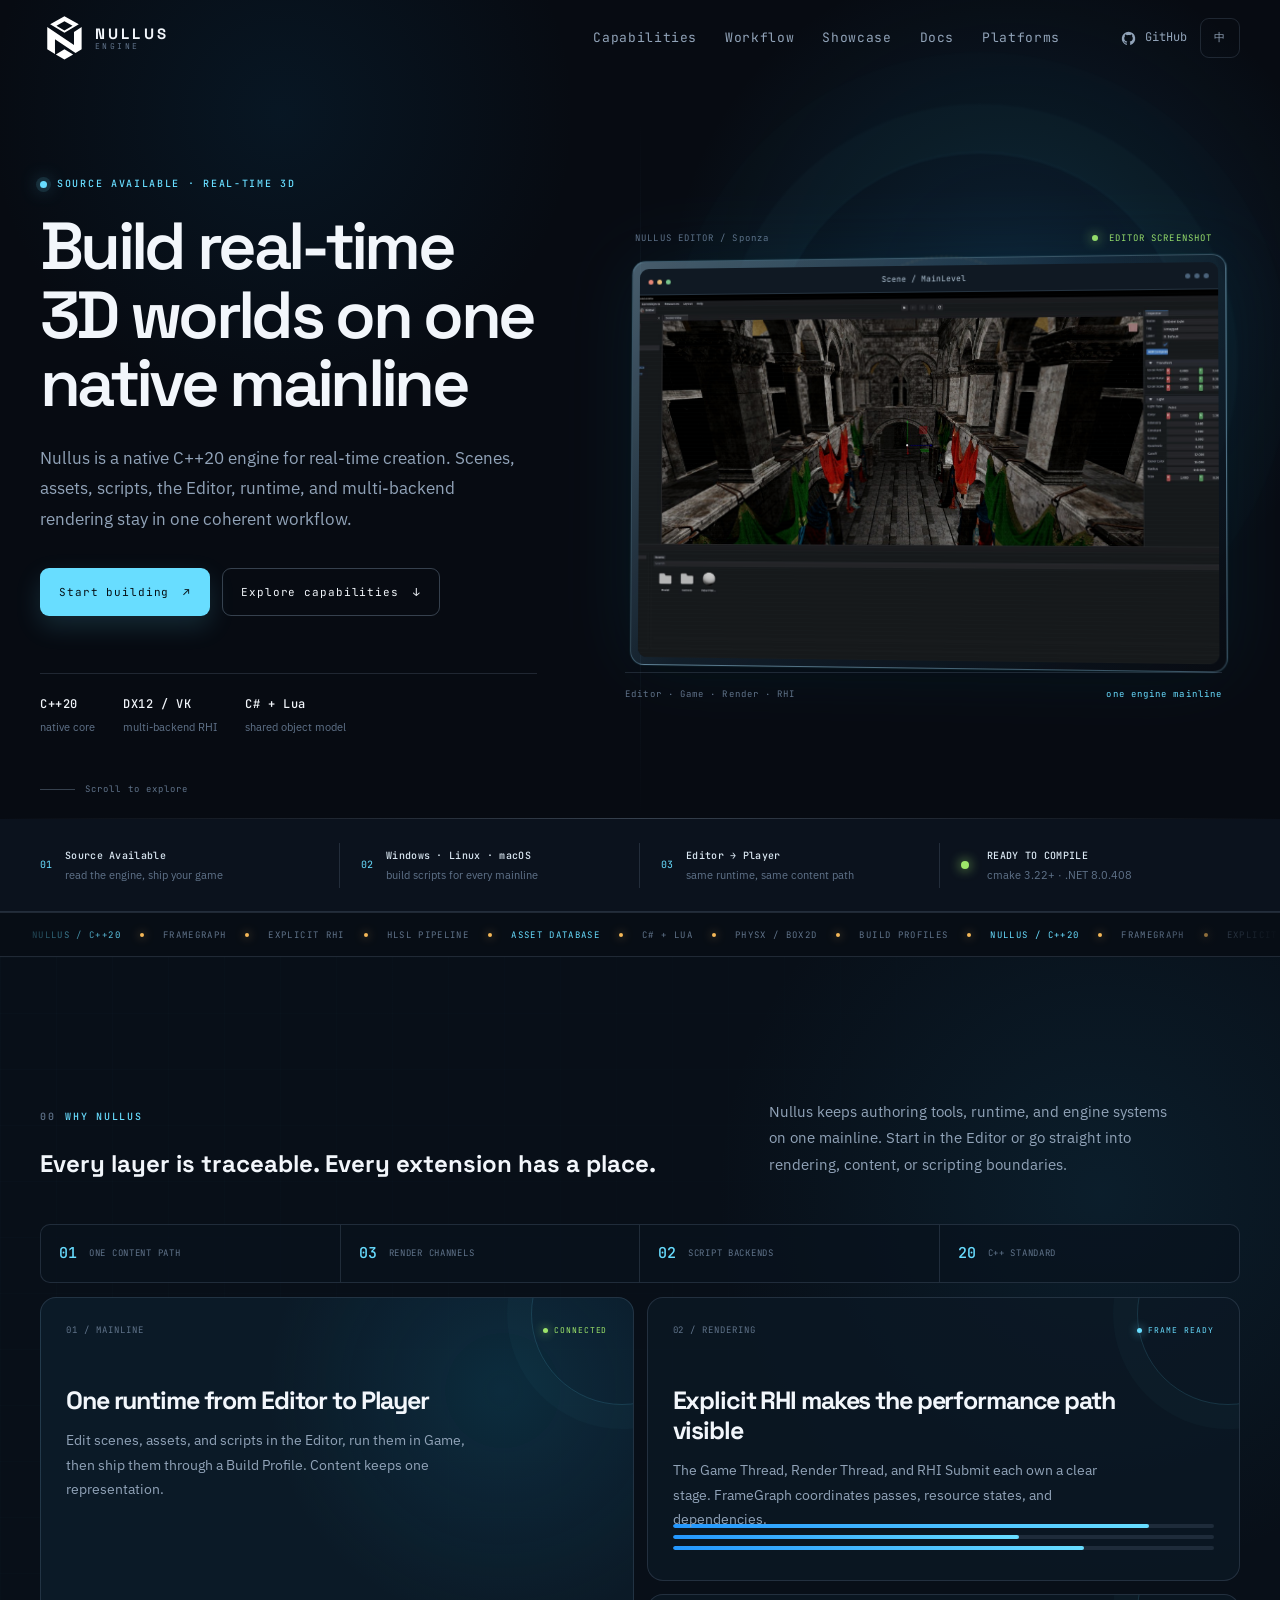
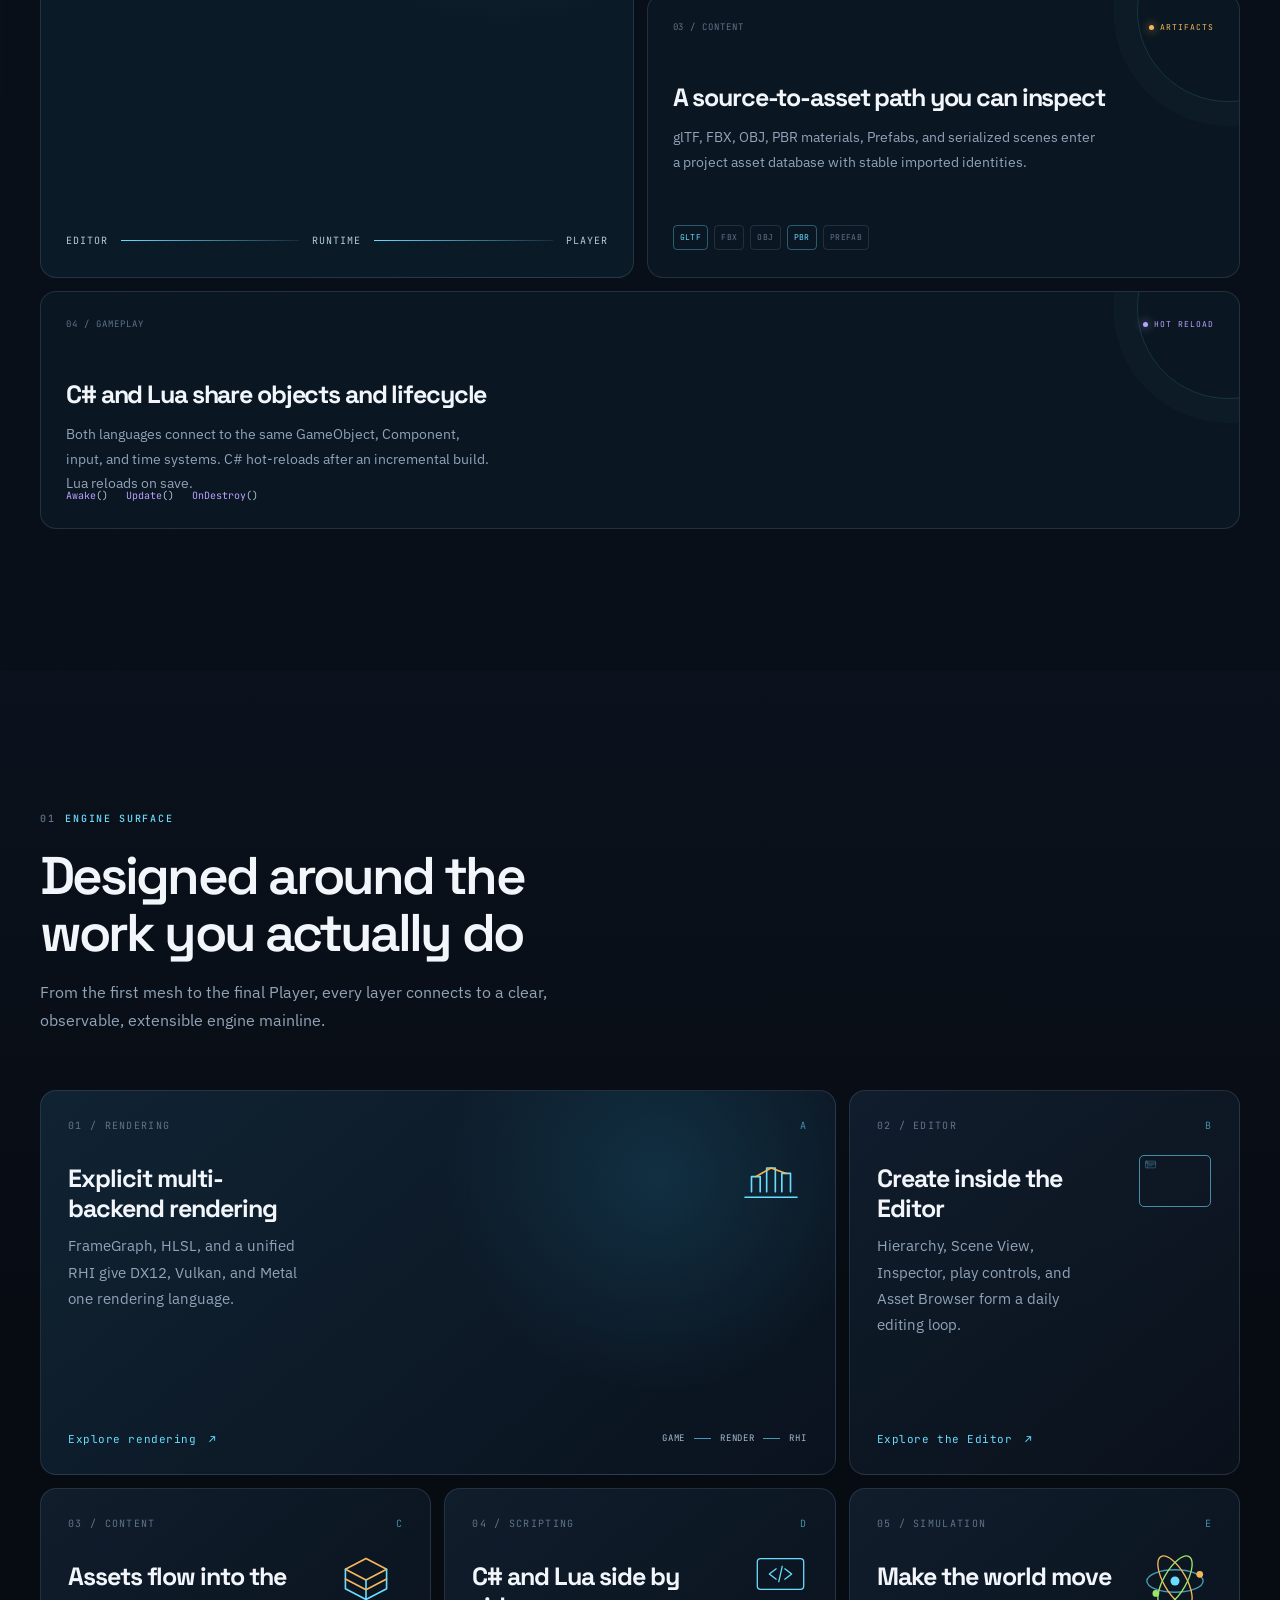
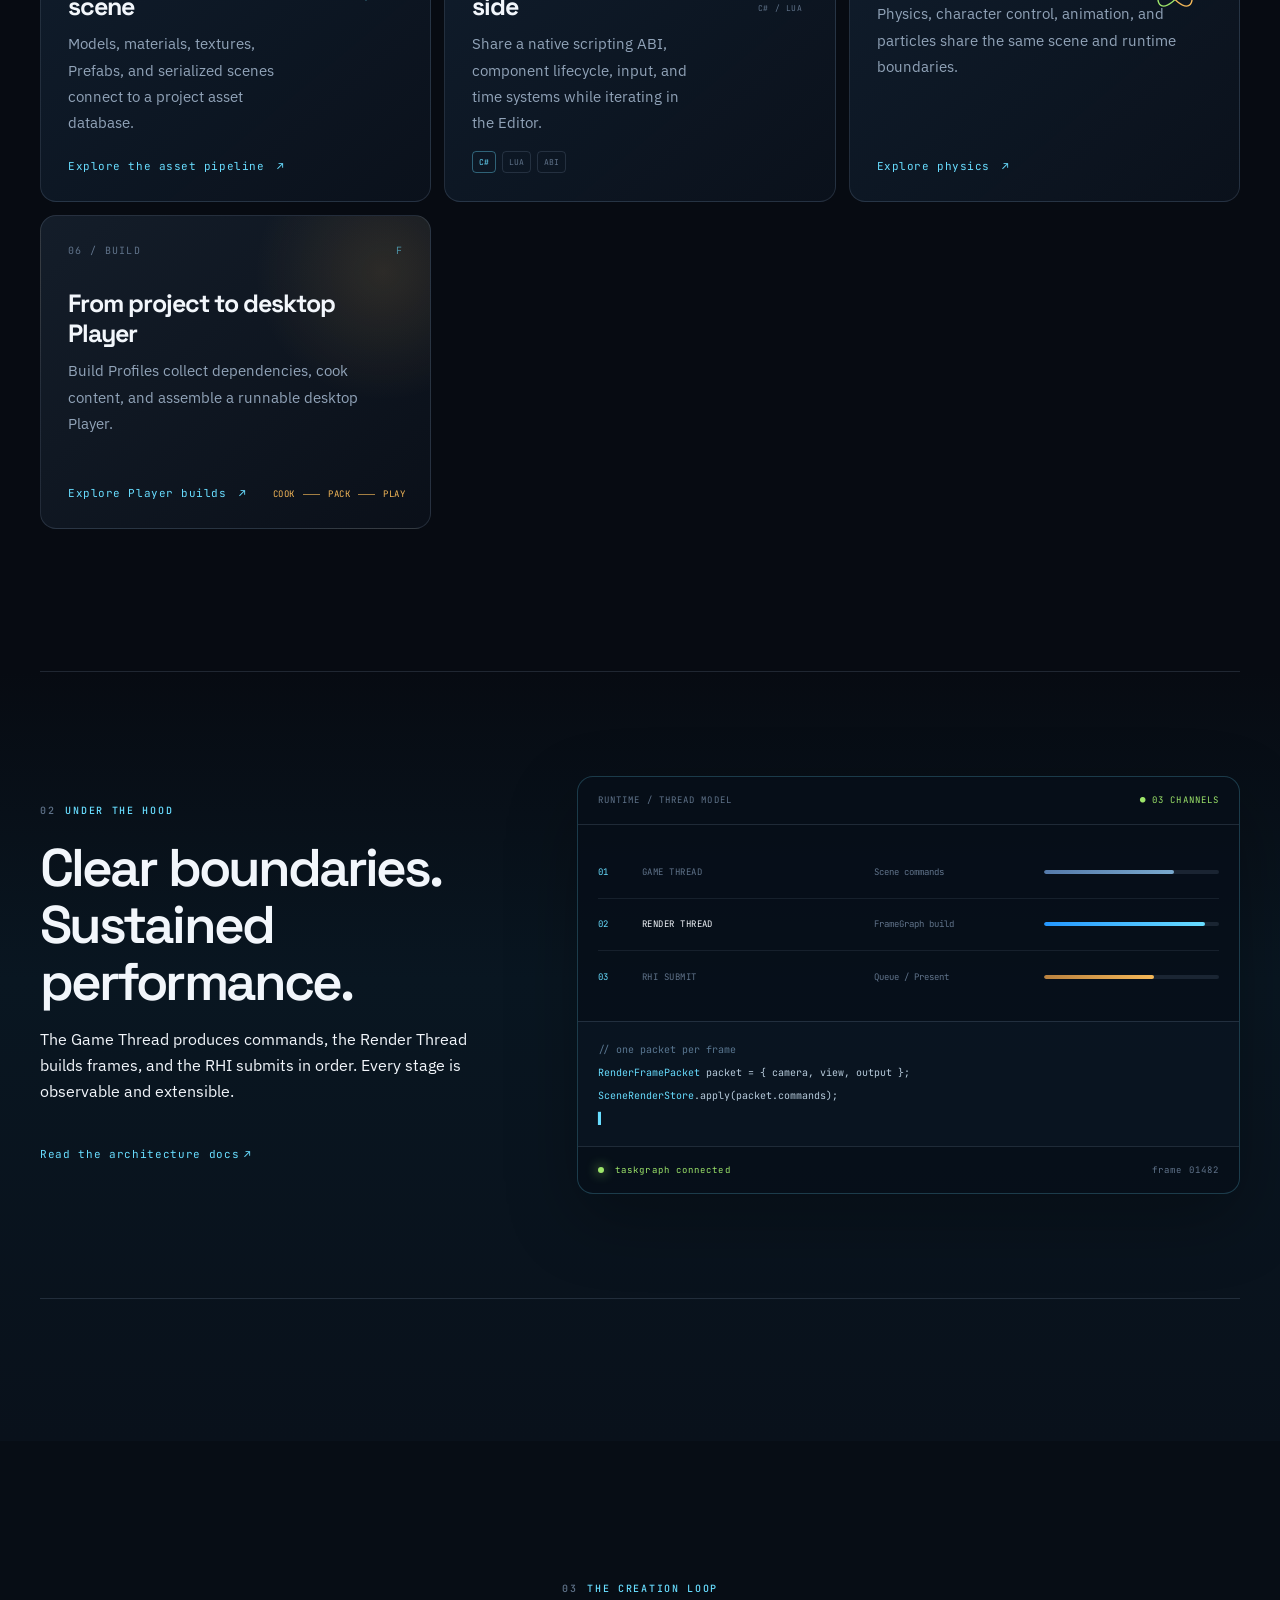
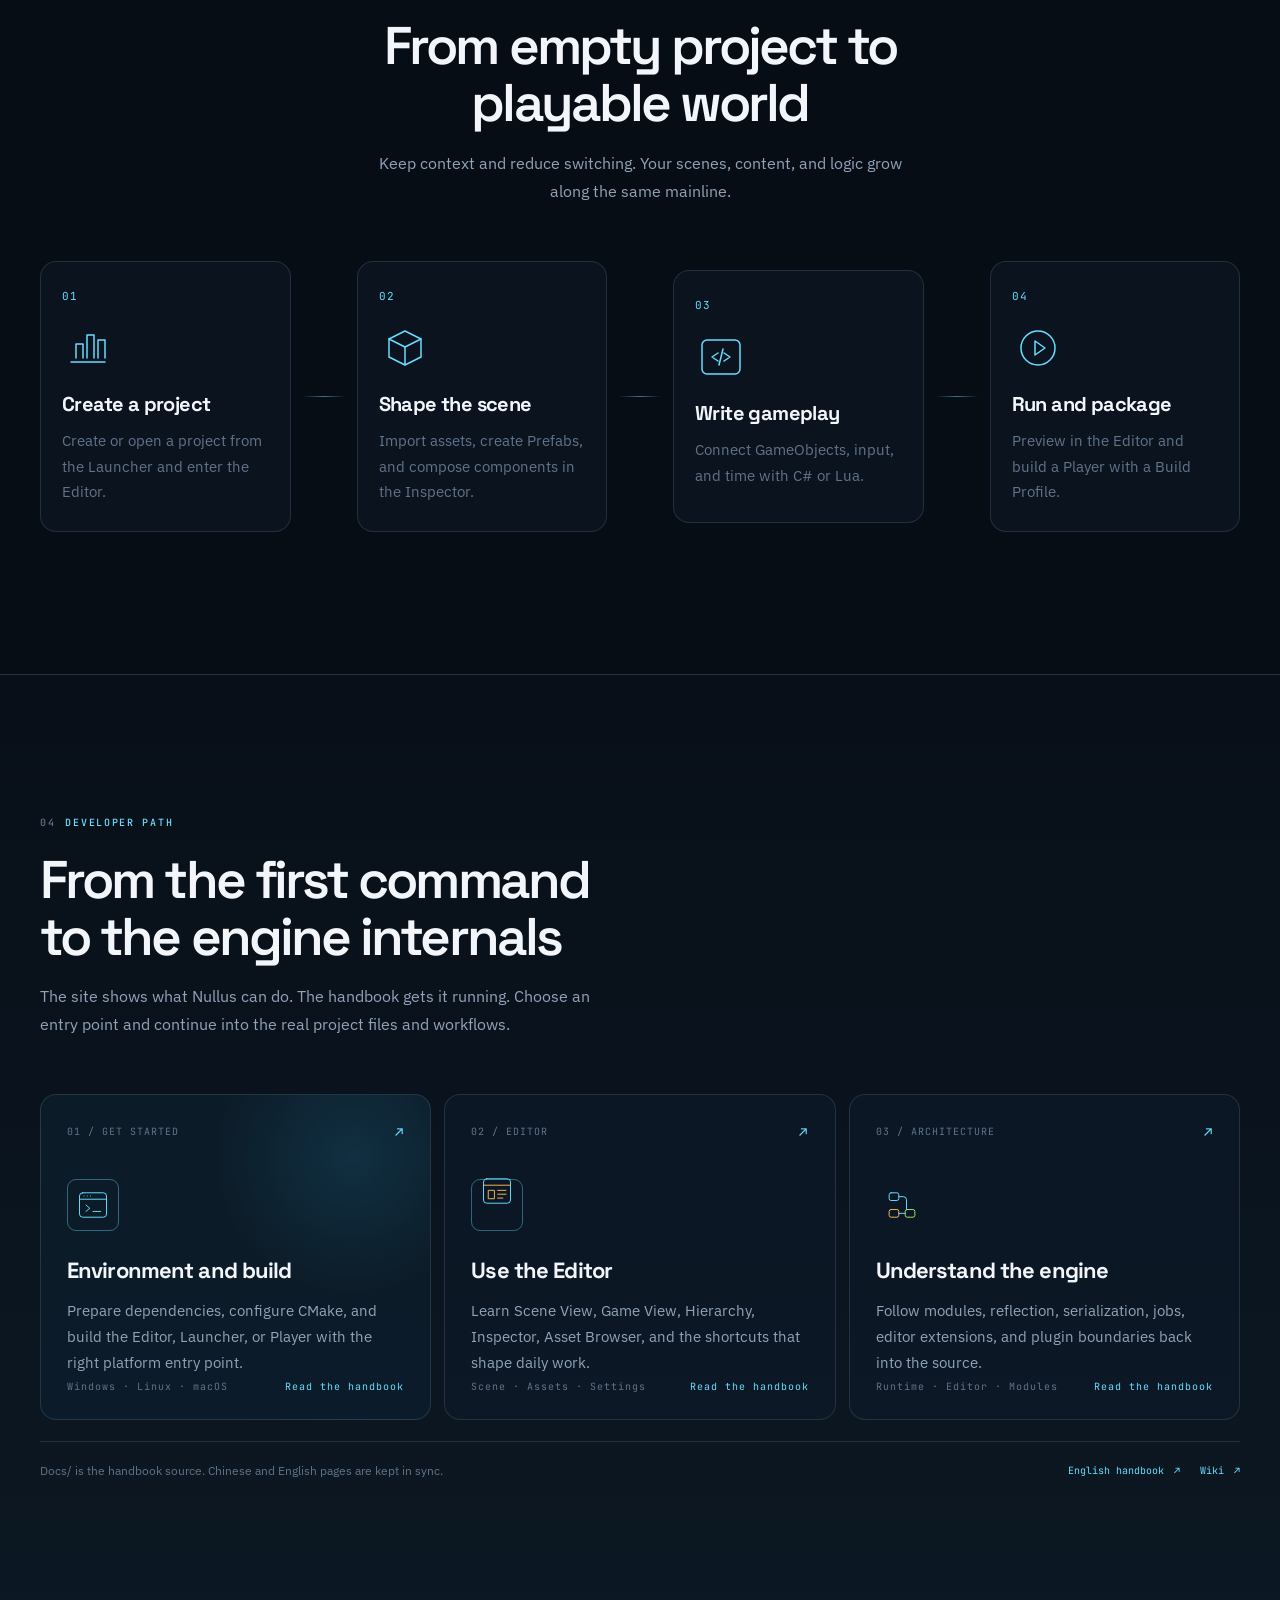
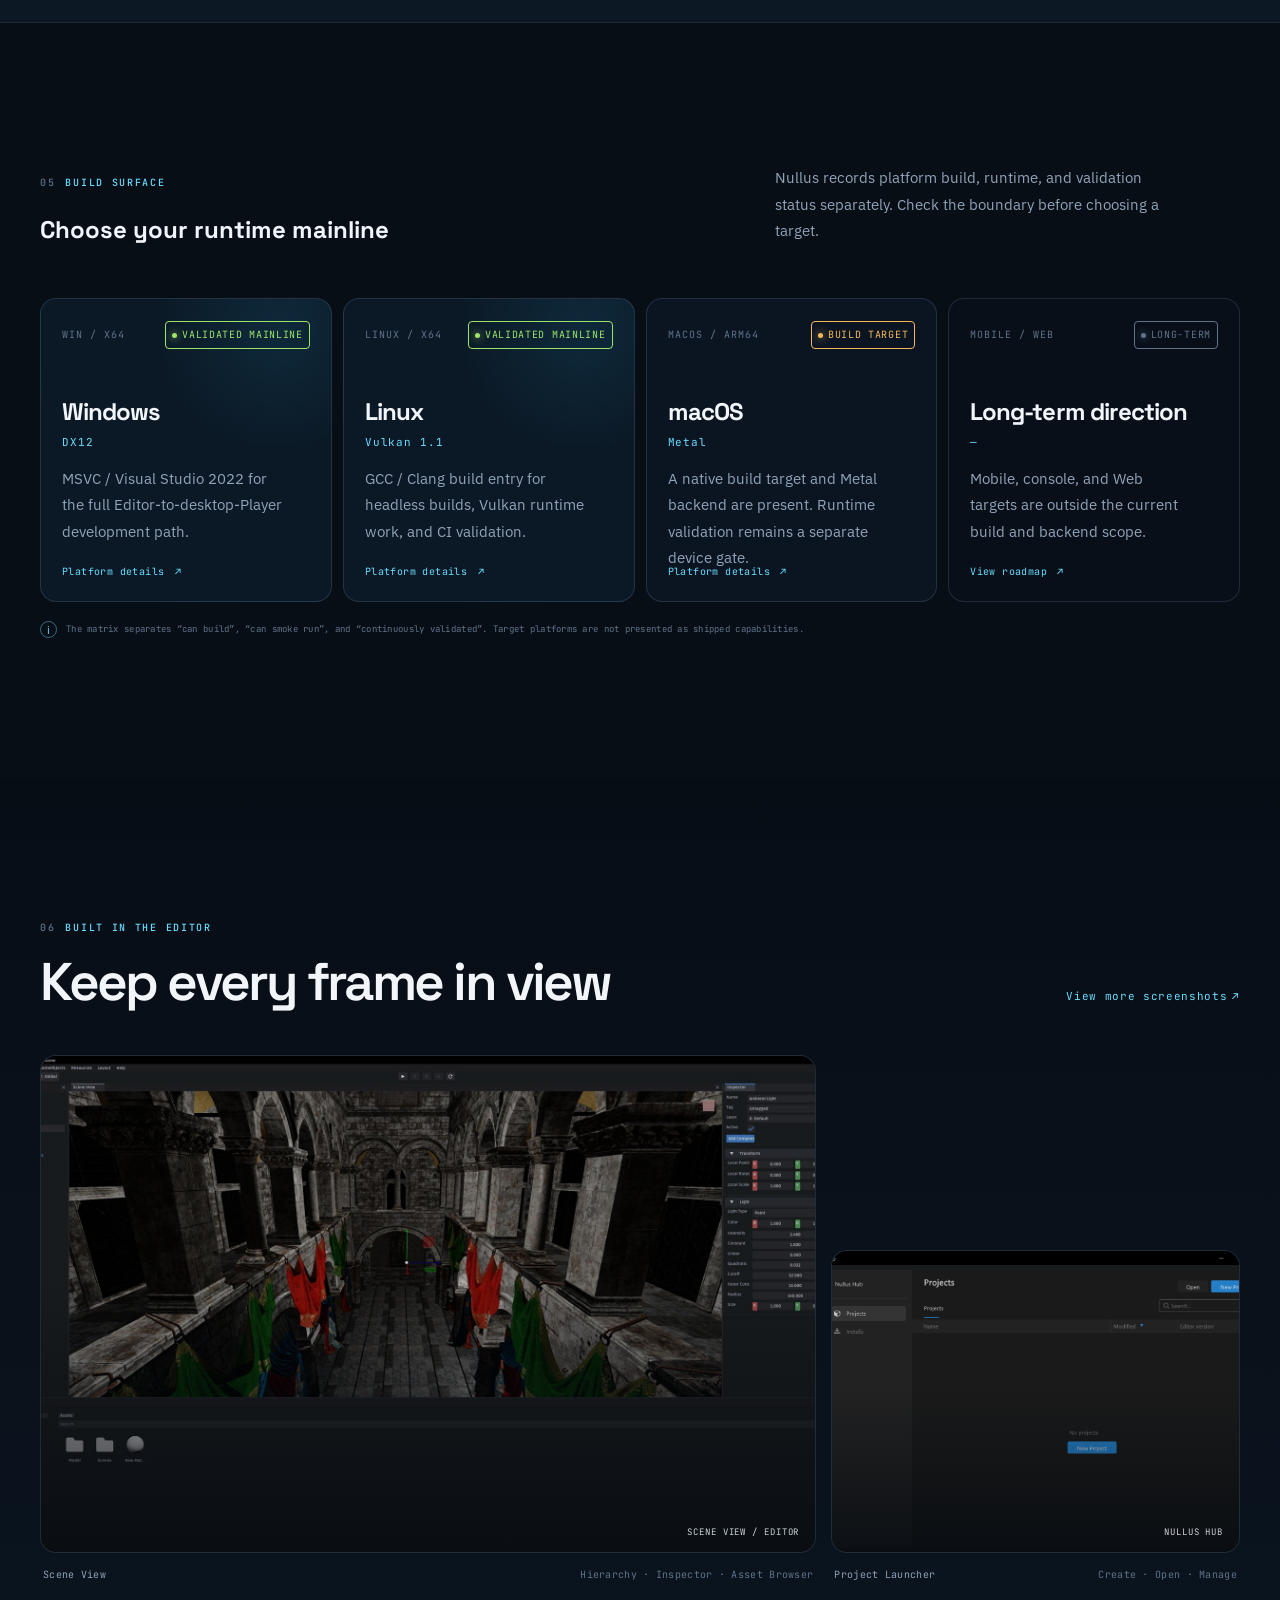
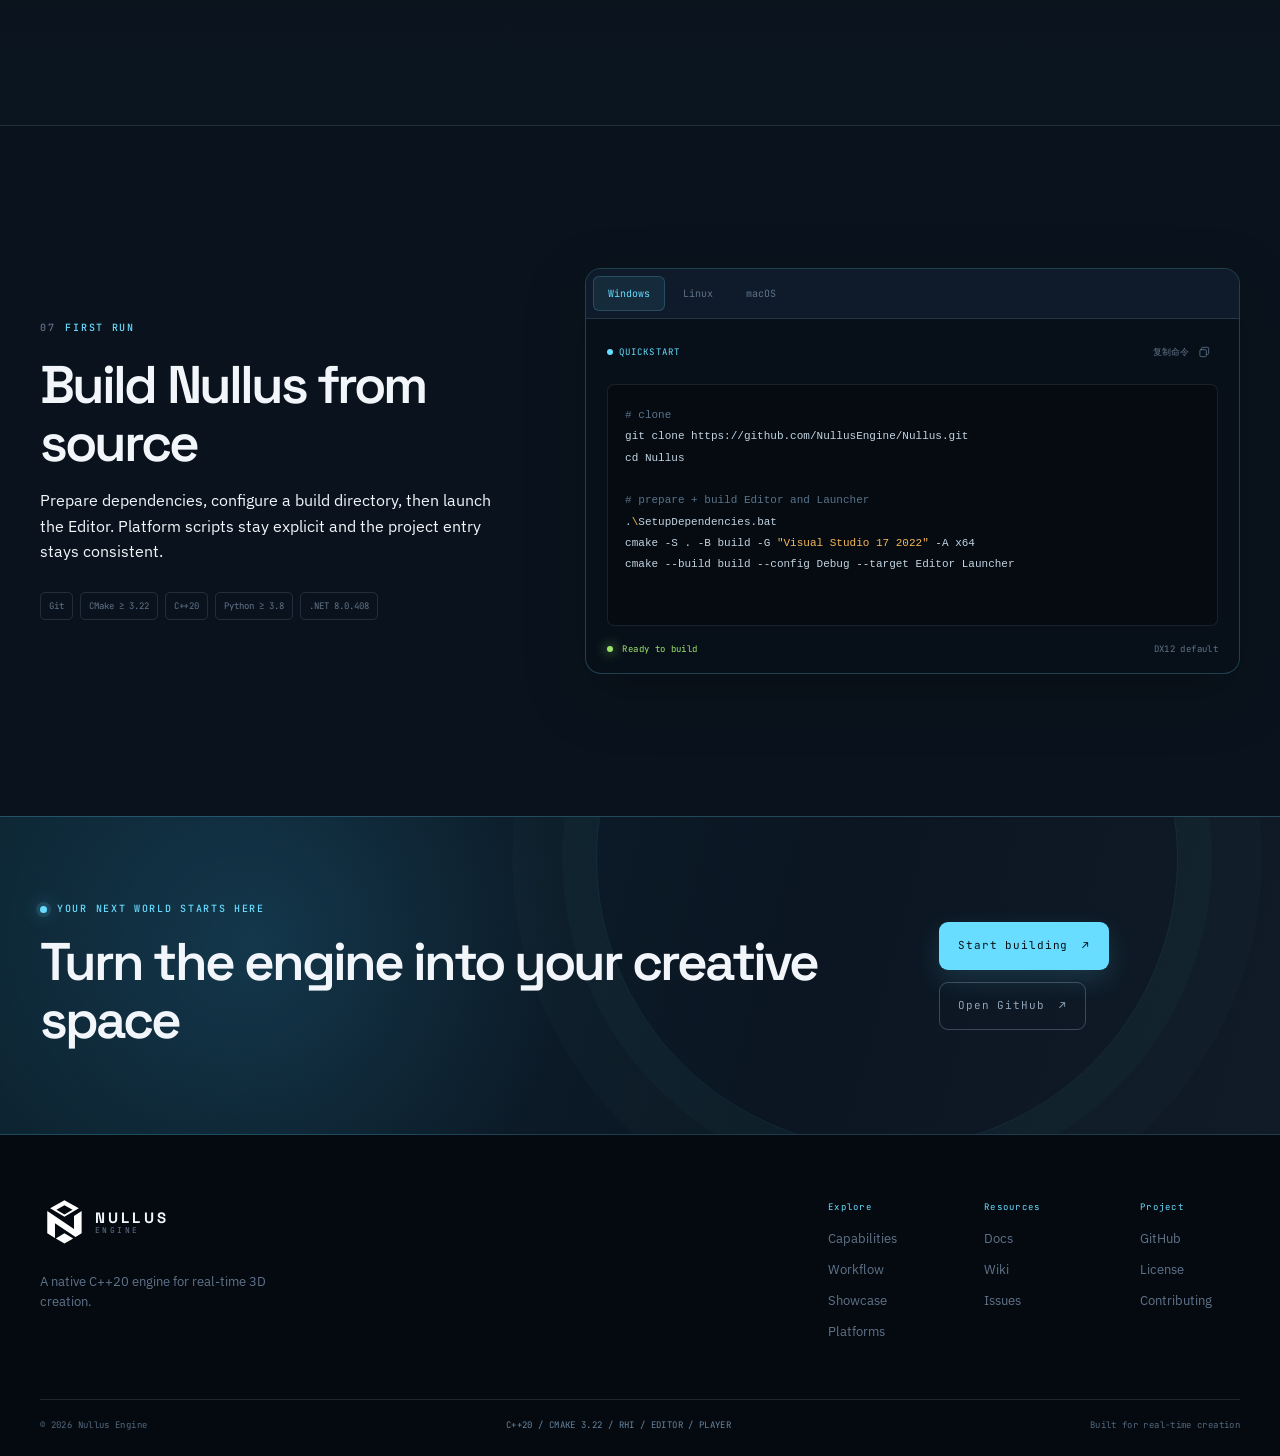
<file: en/index.html>
<!DOCTYPE html>
<html lang="en"><head>
    <meta charset="UTF-8">
    <meta name="viewport" content="width=device-width, initial-scale=1">
    <meta name="theme-color" content="#070b12">
    <meta name="robots" content="index,follow,max-image-preview:large">
    <meta name="author" content="Nullus Engine">
    <meta name="description" content="Nullus is a native C++20 engine for real-time 3D creation with an Editor, FrameGraph, DX12, Vulkan, Metal, C# and Lua scripting, asset workflows, and desktop Player builds.">
    <link rel="canonical" href="https://www.nullusengine.com/en/">
    <link rel="alternate" hreflang="zh-CN" href="https://www.nullusengine.com/zh-cn/">
    <link rel="alternate" hreflang="en" href="https://www.nullusengine.com/en/">
    <link rel="alternate" hreflang="x-default" href="https://www.nullusengine.com/zh-cn/">
    <meta property="og:site_name" content="Nullus Engine">
    <meta property="og:type" content="website">
    <meta property="og:locale" content="en_US">
    <meta property="og:locale:alternate" content="zh_CN">
    <meta property="og:title" content="Nullus Engine | Native C++20 Engine for Real-Time 3D Creation">
    <meta property="og:description" content="Nullus is a native C++20 engine for real-time 3D creation with an Editor, FrameGraph, DX12, Vulkan, Metal, C# and Lua scripting, asset workflows, and desktop Player builds.">
    <meta property="og:url" content="https://www.nullusengine.com/en/">
    <meta property="og:image" content="https://www.nullusengine.com/assets/og-cover.jpg">
    <meta property="og:image:alt" content="Nullus Engine Editor and real-time 3D scene">
    <meta property="og:image:type" content="image/jpeg">
    <meta property="og:image:width" content="1200">
    <meta property="og:image:height" content="630">
    <meta name="twitter:card" content="summary_large_image">
    <meta name="twitter:title" content="Nullus Engine | Native C++20 Engine for Real-Time 3D Creation">
    <meta name="twitter:description" content="Nullus is a native C++20 engine for real-time 3D creation with an Editor, FrameGraph, DX12, Vulkan, Metal, C# and Lua scripting, asset workflows, and desktop Player builds.">
    <meta name="twitter:image" content="https://www.nullusengine.com/assets/og-cover.jpg">
    <title>Nullus Engine | Native C++20 Engine for Real-Time 3D Creation</title>
    <link rel="preconnect" href="https://fonts.googleapis.com">
    <link rel="preconnect" href="https://fonts.gstatic.com" crossorigin="">
    <link href="https://fonts.googleapis.com/css2?family=IBM+Plex+Sans:wght@400;500;600;700&amp;family=JetBrains+Mono:wght@400;500;600&amp;family=Space+Grotesk:wght@500;600;700&amp;display=swap" rel="stylesheet">
    <link rel="icon" href="../assets/favicon.png" type="image/png" sizes="96x96">
    <link rel="stylesheet" href="../styles.css">
    <script type="application/ld+json">
{
  "@context": "https://schema.org",
  "@graph": [
    {
      "@type": "WebSite",
      "@id": "https://www.nullusengine.com/#website",
      "url": "https://www.nullusengine.com/",
      "name": "Nullus Engine",
      "inLanguage": [
        "zh-CN",
        "en"
      ],
      "publisher": {
        "@id": "https://www.nullusengine.com/#organization"
      }
    },
    {
      "@type": "Organization",
      "@id": "https://www.nullusengine.com/#organization",
      "name": "Nullus Engine",
      "url": "https://www.nullusengine.com/",
      "logo": "https://www.nullusengine.com/assets/NullusIcon.svg",
      "sameAs": [
        "https://github.com/NullusEngine"
      ]
    },
    {
      "@type": "SoftwareApplication",
      "@id": "https://www.nullusengine.com/#software",
      "name": "Nullus Engine",
      "url": "https://www.nullusengine.com/",
      "description": "A native C++20 game engine for real-time 3D creation with an Editor, FrameGraph, explicit RHI, C# and Lua scripting, and desktop Player builds.",
      "applicationCategory": "DeveloperApplication",
      "operatingSystem": [
        "Windows",
        "Linux",
        "macOS"
      ],
      "image": "https://www.nullusengine.com/assets/og-cover.jpg",
      "publisher": {
        "@id": "https://www.nullusengine.com/#organization"
      }
    },
    {
      "@type": "SoftwareSourceCode",
      "@id": "https://www.nullusengine.com/#source",
      "name": "Nullus Engine source code",
      "codeRepository": "https://github.com/NullusEngine/Nullus",
      "programmingLanguage": "C++",
      "license": "https://github.com/NullusEngine/Nullus/blob/main/LICENSE",
      "author": {
        "@id": "https://www.nullusengine.com/#organization"
      }
    }
  ]
}
    </script>
  </head>
  <body>
    <a class="skip-link" href="#main">跳转到主要内容</a>
    <div class="site-shell">
      <header class="site-header" data-header="">
        <div class="container header-inner">
          <a class="brand" href="#top" aria-label="Nullus Engine 首页">
            <span class="brand-mark-wrap" aria-hidden="true">
              <img class="brand-mark" src="../assets/NullusIcon.svg" alt="">
            </span>
            <span class="brand-copy">
              <span class="brand-name">NULLUS</span>
              <span class="brand-type">ENGINE</span>
            </span>
          </a>

          <nav class="desktop-nav" aria-label="主导航">
            <a href="#features" data-i18n="navFeatures">Capabilities </a>
            <a href="#workflow" data-i18n="navWorkflow">Workflow </a>
            <a href="#gallery" data-i18n="navGallery">Showcase </a>
            <a href="#docs" data-i18n="navDocs">Docs </a>
            <a href="#platforms" data-i18n="navPlatforms">Platforms </a>
          </nav>

          <div class="header-actions">
            <a class="header-github" href="https://github.com/NullusEngine/Nullus" target="_blank" rel="noreferrer">
              <svg viewBox="0 0 24 24" aria-hidden="true"><path d="M12 2.5a9.5 9.5 0 0 0-3 18.51c.48.09.65-.21.65-.46v-1.62c-2.65.58-3.21-1.13-3.21-1.13-.44-1.1-1.07-1.4-1.07-1.4-.87-.6.07-.59.07-.59.96.07 1.46.99 1.46.99.86 1.46 2.26 1.04 2.81.8.09-.62.34-1.04.61-1.28-2.11-.24-4.33-1.05-4.33-4.69 0-1.04.37-1.89.98-2.56-.1-.24-.43-1.21.09-2.52 0 0 .8-.26 2.62.98A9.1 9.1 0 0 1 12 7.2c.81 0 1.62.11 2.38.33 1.82-1.24 2.62-.98 2.62-.98.52 1.31.19 2.28.09 2.52.61.67.98 1.52.98 2.56 0 3.65-2.23 4.45-4.35 4.68.35.3.65.88.65 1.77v2.47c0 .25.17.55.66.46A9.5 9.5 0 0 0 12 2.5Z"></path></svg>
              <span>GitHub</span>
            </a>
            <a class="lang-toggle" href="../zh-cn/" data-file-href="../zh-cn/index.html" hreflang="zh-CN" data-language-toggle aria-label="切换为中文">中</a>
            <button class="menu-toggle" type="button" data-menu-toggle="" aria-expanded="false" aria-controls="mobile-menu" aria-label="打开菜单">
              <span></span><span></span>
            </button>
          </div>
        </div>
        <nav class="mobile-nav" id="mobile-menu" data-mobile-menu="" aria-label="移动端主导航">
          <a href="#features" data-i18n="navFeatures">Capabilities </a>
          <a href="#workflow" data-i18n="navWorkflow">Workflow </a>
          <a href="#gallery" data-i18n="navGallery">Showcase </a>
          <a href="#docs" data-i18n="navDocs">Docs </a>
          <a href="#platforms" data-i18n="navPlatforms">Platforms </a>
          <a href="https://github.com/NullusEngine/Nullus" target="_blank" rel="noreferrer">GitHub</a>
        </nav>
      </header>

      <main id="main">
        <section class="hero section-grid" id="top">
          <div class="hero-glow hero-glow-one" aria-hidden="true"></div>
          <div class="hero-glow hero-glow-two" aria-hidden="true"></div>
          <div class="container hero-inner">
            <div class="hero-copy reveal is-visible">
              <p class="eyebrow"><span class="eyebrow-dot"></span><span data-i18n="heroEyebrow">SOURCE AVAILABLE · REAL-TIME 3D </span></p>
              <h1 data-i18n="heroTitle">Build real-time 3D worlds on one native mainline </h1>
              <p class="hero-lede" data-i18n="heroLede">Nullus is a native C++20 engine for real-time creation. Scenes, assets, scripts, the Editor, runtime, and multi-backend rendering stay in one coherent workflow. </p>
              <div class="hero-actions">
                <a class="button button-primary" href="#start" data-i18n="heroPrimary">Start building <span aria-hidden="true">↗</span></a>
                <a class="button button-secondary" href="#features" data-i18n="heroSecondary">Explore capabilities <span aria-hidden="true">↓</span></a>
              </div>
              <div class="hero-meta">
                <span><strong>C++20</strong><small>native core</small></span>
                <span><strong>DX12 / VK</strong><small>multi-backend RHI</small></span>
                <span><strong>C# + Lua</strong><small>shared object model</small></span>
              </div>
            </div>

            <div class="hero-visual reveal reveal-delay" aria-label="Nullus Editor 工作区预览">
              <div class="visual-topline"><span>NULLUS EDITOR / Sponza</span><span class="live-status"><i></i> EDITOR SCREENSHOT</span></div>
              <div class="editor-frame">
                <div class="editor-toolbar">
                  <span class="window-dots"><i></i><i></i><i></i></span>
                  <span class="toolbar-title">Scene / MainLevel</span>
                  <span class="toolbar-actions"><b></b><b></b><b></b></span>
                </div>
                <div class="editor-screenshot">
                  <img src="../assets/editor-1920.jpg" width="1920" height="1044" decoding="async" fetchpriority="high" alt="Nullus Editor with Scene View, Hierarchy, Inspector, and Asset Browser">
                  <div class="scanline" aria-hidden="true"></div>
                </div>
              </div>
              
              
              <div class="visual-caption"><span>Editor · Game · Render · RHI</span><span>one engine mainline</span></div>
            </div>
          </div>
          <div class="container hero-scroll-hint"><span class="scroll-line"></span><span data-i18n="scrollHint">Scroll to explore </span></div>
        </section>

        <section class="proof-strip" aria-label="Nullus 技术信息">
          <div class="container proof-grid">
            <div class="proof-item"><span class="proof-index">01</span><span><strong>Source Available</strong><small>read the engine, ship your game</small></span></div>
            <div class="proof-item"><span class="proof-index">02</span><span><strong>Windows · Linux · macOS</strong><small>build scripts for every mainline</small></span></div>
            <div class="proof-item"><span class="proof-index">03</span><span><strong>Editor → Player</strong><small>same runtime, same content path</small></span></div>
            <div class="proof-item proof-item-signal"><span class="proof-signal"></span><span><strong data-i18n="proofReady">READY TO COMPILE </strong><small>cmake 3.22+ · .NET 8.0.408</small></span></div>
          </div>
        </section>

        <div class="engine-ticker" aria-label="Nullus 技术关键词">
          <div class="ticker-track" aria-hidden="true">
            <span>NULLUS / C++20</span><i></i><span>FRAMEGRAPH</span><i></i><span>EXPLICIT RHI</span><i></i><span>HLSL PIPELINE</span><i></i><span>ASSET DATABASE</span><i></i><span>C# + LUA</span><i></i><span>PHYSX / BOX2D</span><i></i><span>BUILD PROFILES</span><i></i>
            <span>NULLUS / C++20</span><i></i><span>FRAMEGRAPH</span><i></i><span>EXPLICIT RHI</span><i></i><span>HLSL PIPELINE</span><i></i><span>ASSET DATABASE</span><i></i><span>C# + LUA</span><i></i><span>PHYSX / BOX2D</span><i></i><span>BUILD PROFILES</span><i></i>
          </div>
        </div>

        <section class="section section-signal" id="advantages">
          <div class="container">
            <div class="signal-heading reveal">
              <div>
                <p class="eyebrow"><span>00</span><span data-i18n="advantagesEyebrow">WHY NULLUS </span></p>
                <h2 data-i18n="advantagesTitle">Every layer is traceable. Every extension has a place. </h2>
              </div>
              <p data-i18n="advantagesLede">Nullus keeps authoring tools, runtime, and engine systems on one mainline. Start in the Editor or go straight into rendering, content, or scripting boundaries. </p>
            </div>
            <div class="signal-metrics reveal">
              <div><strong>01</strong><span data-i18n="metricRuntime">ONE CONTENT PATH </span></div>
              <div><strong>03</strong><span data-i18n="metricThreads">RENDER CHANNELS </span></div>
              <div><strong>02</strong><span data-i18n="metricScripts">SCRIPT BACKENDS </span></div>
              <div><strong>20</strong><span data-i18n="metricCpp">C++ STANDARD </span></div>
            </div>
            <div class="signal-grid">
              <article class="signal-card signal-card-runtime reveal">
                <div class="signal-card-top"><span>01 / MAINLINE</span><span class="signal-status"><i></i> CONNECTED</span></div>
                <h3 data-i18n="signalRuntimeTitle">One runtime from Editor to Player </h3>
                <p data-i18n="signalRuntimeText">Edit scenes, assets, and scripts in the Editor, run them in Game, then ship them through a Build Profile. Content keeps one representation. </p>
                <div class="signal-pipeline" aria-hidden="true"><span>EDITOR</span><i></i><span>RUNTIME</span><i></i><span>PLAYER</span></div>
              </article>
              <article class="signal-card signal-card-rhi reveal reveal-delay-short">
                <div class="signal-card-top"><span>02 / RENDERING</span><span class="signal-status signal-status-blue"><i></i> FRAME READY</span></div>
                <h3 data-i18n="signalRhiTitle">Explicit RHI makes the performance path visible </h3>
                <p data-i18n="signalRhiText">The Game Thread, Render Thread, and RHI Submit each own a clear stage. FrameGraph coordinates passes, resource states, and dependencies. </p>
                <div class="signal-bars" aria-hidden="true"><span><i style="width: 88%"></i></span><span><i style="width: 64%"></i></span><span><i style="width: 76%"></i></span></div>
              </article>
              <article class="signal-card signal-card-content reveal reveal-delay">
                <div class="signal-card-top"><span>03 / CONTENT</span><span class="signal-status signal-status-warm"><i></i> ARTIFACTS</span></div>
                <h3 data-i18n="signalContentTitle">A source-to-asset path you can inspect </h3>
                <p data-i18n="signalContentText">glTF, FBX, OBJ, PBR materials, Prefabs, and serialized scenes enter a project asset database with stable imported identities. </p>
                <div class="signal-tags" aria-hidden="true"><span>GLTF</span><span>FBX</span><span>OBJ</span><span>PBR</span><span>PREFAB</span></div>
              </article>
              <article class="signal-card signal-card-script reveal reveal-delay-long">
                <div class="signal-card-top"><span>04 / GAMEPLAY</span><span class="signal-status signal-status-purple"><i></i> HOT RELOAD</span></div>
                <h3 data-i18n="signalScriptTitle">C# and Lua share objects and lifecycle </h3>
                <p data-i18n="signalScriptText">Both languages connect to the same GameObject, Component, input, and time systems. C# hot-reloads after an incremental build. Lua reloads on save. </p>
                <div class="signal-code" aria-hidden="true"><span><em>Awake</em>()</span><span><em>Update</em>()</span><span><em>OnDestroy</em>()</span></div>
              </article>
            </div>
          </div>
        </section>

        <section class="section section-features" id="features">
          <div class="container">
            <div class="section-heading reveal">
              <p class="eyebrow"><span>01</span><span data-i18n="featuresEyebrow">ENGINE SURFACE </span></p>
              <h2 data-i18n="featuresTitle">Designed around the work you actually do </h2>
              <p data-i18n="featuresLede">From the first mesh to the final Player, every layer connects to a clear, observable, extensible engine mainline. </p>
            </div>
            <div class="feature-grid">
              <article class="feature-card feature-card-large reveal">
                <div class="card-topline"><span class="card-kicker">01 / RENDERING</span><span class="card-index">A</span></div>
                <div class="feature-icon icon-rhi" aria-hidden="true"><svg viewBox="0 0 64 48" focusable="false"><path d="M8 39h48"></path><path d="M14 34V20h8v14M28 34V12h8v22M42 34V17h8v17"></path><path d="M18 20 32 12l14 5"></path></svg></div>
                <h3 data-i18n="featureRenderTitle">Explicit multi-backend rendering </h3>
                <p data-i18n="featureRenderText">FrameGraph, HLSL, and a unified RHI give DX12, Vulkan, and Metal one rendering language. </p>
                <a class="card-link" href="rendering/" data-file-href="rendering/index.html" data-i18n="featureRenderLink">Explore rendering <span aria-hidden="true">↗</span></a>
                <div class="mini-diagram" aria-hidden="true"><span>GAME</span><i></i><span>RENDER</span><i></i><span>RHI</span></div>
              </article>

              <article class="feature-card reveal reveal-delay-short">
                <div class="card-topline"><span class="card-kicker">02 / EDITOR</span><span class="card-index">B</span></div>
                <div class="feature-icon icon-editor" aria-hidden="true"><svg viewBox="0 0 64 48" focusable="false"><rect x="5" y="6" width="54" height="36" rx="4"></rect><path d="M5 16h54M15 16v26M22 23h29M22 31h18"></path><circle cx="11" cy="11" r="1.5"></circle><circle cx="16" cy="11" r="1.5"></circle><circle cx="21" cy="11" r="1.5"></circle></svg></div>
                <h3 data-i18n="featureEditorTitle">Create inside the Editor </h3>
                <p data-i18n="featureEditorText">Hierarchy, Scene View, Inspector, play controls, and Asset Browser form a daily editing loop. </p>
                <a class="card-link" data-doc-link data-doc-zh="https://github.com/NullusEngine/Nullus/blob/main/Docs/zh-CN/editor/workspace.md" data-doc-en="https://github.com/NullusEngine/Nullus/blob/main/Docs/en/editor/workspace.md" href="https://github.com/NullusEngine/Nullus/blob/main/Docs/en/editor/workspace.md" target="_blank" rel="noreferrer" data-i18n="featureEditorLink">Explore the Editor <span aria-hidden="true">↗</span></a>
              </article>

              <article class="feature-card reveal reveal-delay-short">
                <div class="card-topline"><span class="card-kicker">03 / CONTENT</span><span class="card-index">C</span></div>
                <div class="feature-icon icon-assets" aria-hidden="true"><svg viewBox="0 0 64 48" focusable="false"><path d="m32 5 19 10-19 10-19-10 19-10Z"></path><path d="M13 15v18l19 10 19-10V15M32 25v18"></path><path d="m13 24 19 10 19-10"></path></svg></div>
                <h3 data-i18n="featureAssetsTitle">Assets flow into the scene </h3>
                <p data-i18n="featureAssetsText">Models, materials, textures, Prefabs, and serialized scenes connect to a project asset database. </p>
                <a class="card-link" data-doc-link data-doc-zh="https://github.com/NullusEngine/Nullus/blob/main/Docs/zh-CN/assets/pipeline.md" data-doc-en="https://github.com/NullusEngine/Nullus/blob/main/Docs/en/assets/pipeline.md" href="https://github.com/NullusEngine/Nullus/blob/main/Docs/en/assets/pipeline.md" target="_blank" rel="noreferrer" data-i18n="featureAssetsLink">Explore the asset pipeline <span aria-hidden="true">↗</span></a>
              </article>

              <article class="feature-card reveal">
                <div class="card-topline"><span class="card-kicker">04 / SCRIPTING</span><span class="card-index">D</span></div>
                <div class="code-chip" aria-hidden="true"><svg viewBox="0 0 64 48" focusable="false"><rect x="5" y="6" width="54" height="36" rx="4"></rect><path d="m27 18-8 6 8 6M37 18l8 6-8 6M34 15l-4 18"></path></svg><span>C# / LUA</span></div>
                <h3 data-i18n="featureScriptTitle">C# and Lua side by side </h3>
                <p data-i18n="featureScriptText">Share a native scripting ABI, component lifecycle, input, and time systems while iterating in the Editor. </p>
                <div class="script-tags"><span>C#</span><span>LUA</span><span>ABI</span></div>
              </article>

              <article class="feature-card reveal reveal-delay-short">
                <div class="card-topline"><span class="card-kicker">05 / SIMULATION</span><span class="card-index">E</span></div>
                <div class="simulation-orbit" aria-hidden="true"><svg viewBox="0 0 64 48" focusable="false"><ellipse cx="32" cy="24" rx="25" ry="10"></ellipse><ellipse cx="32" cy="24" rx="25" ry="10" transform="rotate(60 32 24)"></ellipse><ellipse cx="32" cy="24" rx="25" ry="10" transform="rotate(-60 32 24)"></ellipse><circle cx="32" cy="24" r="4"></circle><circle cx="54" cy="18" r="3"></circle><circle cx="15" cy="35" r="3"></circle></svg></div>
                <h3 data-i18n="featureSimTitle">Make the world move </h3>
                <p data-i18n="featureSimText">Physics, character control, animation, and particles share the same scene and runtime boundaries. </p>
                <a class="card-link" data-doc-link data-doc-zh="https://github.com/NullusEngine/Nullus/blob/main/Docs/zh-CN/physics/roadmap.md" data-doc-en="https://github.com/NullusEngine/Nullus/blob/main/Docs/en/physics/roadmap.md" href="https://github.com/NullusEngine/Nullus/blob/main/Docs/en/physics/roadmap.md" target="_blank" rel="noreferrer" data-i18n="featureSimLink">Explore physics <span aria-hidden="true">↗</span></a>
              </article>

              <article class="feature-card feature-card-build reveal reveal-delay-short">
                <div class="card-topline"><span class="card-kicker">06 / BUILD</span><span class="card-index">F</span></div>
                <div class="build-label" aria-hidden="true"><span>COOK</span><i></i><span>PACK</span><i></i><span>PLAY</span></div>
                <h3 data-i18n="featureBuildTitle">From project to desktop Player </h3>
                <p data-i18n="featureBuildText">Build Profiles collect dependencies, cook content, and assemble a runnable desktop Player. </p>
                <a class="card-link" data-doc-link data-doc-zh="https://github.com/NullusEngine/Nullus/blob/main/Docs/zh-CN/platform-build/packaging.md" data-doc-en="https://github.com/NullusEngine/Nullus/blob/main/Docs/en/platform-build/packaging.md" href="https://github.com/NullusEngine/Nullus/blob/main/Docs/en/platform-build/packaging.md" target="_blank" rel="noreferrer" data-i18n="featureBuildLink">Explore Player builds <span aria-hidden="true">↗</span></a>
              </article>
            </div>
          </div>
        </section>

        <section class="section section-architecture" id="architecture">
          <div class="container architecture-grid">
            <div class="section-heading reveal">
              <p class="eyebrow"><span>02</span><span data-i18n="architectureEyebrow">UNDER THE HOOD </span></p>
              <h2 data-i18n="architectureTitle">Clear boundaries. Sustained performance. </h2>
              <p data-i18n="architectureLede">The Game Thread produces commands, the Render Thread builds frames, and the RHI submits in order. Every stage is observable and extensible. </p>
              <a class="text-link" data-doc-link="" data-doc-zh="https://github.com/NullusEngine/Nullus/blob/main/Docs/zh-CN/rendering/overview.md" data-doc-en="https://github.com/NullusEngine/Nullus/blob/main/Docs/en/rendering/overview.md" href="https://github.com/NullusEngine/Nullus/blob/main/Docs/en/rendering/overview.md" target="_blank" rel="noreferrer" data-i18n="architectureLink">Read the architecture docs <span>↗</span></a>
            </div>
            <div class="architecture-panel reveal reveal-delay">
              <div class="panel-header"><span>RUNTIME / THREAD MODEL</span><span class="panel-live">● 03 CHANNELS</span></div>
              <div class="thread-stack">
                <div class="thread-row"><span class="thread-index">01</span><span class="thread-name">GAME THREAD</span><span class="thread-desc">Scene commands</span><span class="thread-bar"><i style="width: 74%"></i></span></div>
                <div class="thread-row thread-row-active"><span class="thread-index">02</span><span class="thread-name">RENDER THREAD</span><span class="thread-desc">FrameGraph build</span><span class="thread-bar"><i style="width: 92%"></i></span></div>
                <div class="thread-row"><span class="thread-index">03</span><span class="thread-name">RHI SUBMIT</span><span class="thread-desc">Queue / Present</span><span class="thread-bar"><i style="width: 63%"></i></span></div>
              </div>
              <div class="panel-code"><span class="code-comment">// one packet per frame</span><span><em>RenderFramePacket</em> packet = { camera, view, output };</span><span><em>SceneRenderStore</em>.apply(packet.commands);</span><span class="code-caret">▌</span></div>
              <div class="panel-footer"><span><i></i> taskgraph connected</span><span>frame 01482</span></div>
            </div>
          </div>
        </section>

        <section class="section section-workflow" id="workflow">
          <div class="container">
            <div class="section-heading section-heading-centered reveal">
              <p class="eyebrow"><span>03</span><span data-i18n="workflowEyebrow">THE CREATION LOOP </span></p>
              <h2 data-i18n="workflowTitle">From empty project to playable world </h2>
              <p data-i18n="workflowLede">Keep context and reduce switching. Your scenes, content, and logic grow along the same mainline. </p>
            </div>
            <div class="workflow-steps">
              <article class="workflow-step reveal"><span class="step-number">01</span><div class="step-icon" aria-hidden="true"><svg viewBox="0 0 48 48" focusable="false"><path d="M7 38h34M12 34V20h7v14M23 34V11h7v23M34 34V16h7v18"></path></svg></div><h3 data-i18n="stepOneTitle">Create a project </h3><p data-i18n="stepOneText">Create or open a project from the Launcher and enter the Editor. </p></article>
              <span class="workflow-connector" aria-hidden="true"></span>
              <article class="workflow-step reveal reveal-delay-short"><span class="step-number">02</span><div class="step-icon" aria-hidden="true"><svg viewBox="0 0 48 48" focusable="false"><path d="m24 7 16 8-16 8-16-8 16-8Z"></path><path d="M8 15v18l16 8 16-8V15M24 23v18"></path></svg></div><h3 data-i18n="stepTwoTitle">Shape the scene </h3><p data-i18n="stepTwoText">Import assets, create Prefabs, and compose components in the Inspector. </p></article>
              <span class="workflow-connector" aria-hidden="true"></span>
              <article class="workflow-step reveal reveal-delay"><span class="step-number">03</span><div class="step-icon" aria-hidden="true"><svg viewBox="0 0 48 48" focusable="false"><rect x="5" y="7" width="38" height="34" rx="5"></rect><path d="m21 20-6 4 6 4M27 20l6 4-6 4M26 16l-4 16"></path></svg></div><h3 data-i18n="stepThreeTitle">Write gameplay </h3><p data-i18n="stepThreeText">Connect GameObjects, input, and time with C# or Lua. </p></article>
              <span class="workflow-connector" aria-hidden="true"></span>
              <article class="workflow-step reveal reveal-delay-long"><span class="step-number">04</span><div class="step-icon" aria-hidden="true"><svg viewBox="0 0 48 48" focusable="false"><circle cx="24" cy="24" r="17"></circle><path d="m21 17 10 7-10 7V17Z"></path></svg></div><h3 data-i18n="stepFourTitle">Run and package </h3><p data-i18n="stepFourText">Preview in the Editor and build a Player with a Build Profile. </p></article>
            </div>
          </div>
        </section>

        <section class="section section-docs" id="docs">
          <div class="container">
            <div class="section-heading reveal">
              <p class="eyebrow"><span>04</span><span data-i18n="docsEyebrow">DEVELOPER PATH </span></p>
              <h2 data-i18n="docsTitle">From the first command to the engine internals </h2>
              <p data-i18n="docsLede">The site shows what Nullus can do. The handbook gets it running. Choose an entry point and continue into the real project files and workflows. </p>
            </div>
            <div class="docs-grid">
              <a class="doc-card doc-card-feature reveal" href="getting-started/" data-file-href="getting-started/index.html">
                <div class="doc-card-top"><span class="doc-kicker">01 / GET STARTED</span><span class="doc-arrow" aria-hidden="true">↗</span></div>
                <div class="doc-icon doc-icon-terminal" aria-hidden="true"><svg viewBox="0 0 56 56" focusable="false"><rect x="7" y="9" width="42" height="38" rx="5"/><path d="M7 19h42M14 14h.01M19 14h.01M24 14h.01M17 28l6 5-6 5M28 38h12"/></svg></div>
                <h3 data-i18n="docsBuildTitle">Environment and build </h3>
                <p data-i18n="docsBuildText">Prepare dependencies, configure CMake, and build the Editor, Launcher, or Player with the right platform entry point. </p>
                <div class="doc-card-meta"><span data-i18n="docsBuildMeta">Windows · Linux · macOS </span><span data-i18n="docsRead">Read the handbook </span></div>
              </a>
              <a class="doc-card reveal reveal-delay-short" data-doc-link="" data-doc-zh="https://github.com/NullusEngine/Nullus/blob/main/Docs/zh-CN/editor/workspace.md" data-doc-en="https://github.com/NullusEngine/Nullus/blob/main/Docs/en/editor/workspace.md" href="https://github.com/NullusEngine/Nullus/blob/main/Docs/en/editor/workspace.md" target="_blank" rel="noreferrer">
                <div class="doc-card-top"><span class="doc-kicker">02 / EDITOR</span><span class="doc-arrow" aria-hidden="true">↗</span></div>
                <div class="doc-icon doc-icon-editor" aria-hidden="true"><svg viewBox="0 0 56 56" focusable="false"><rect x="7" y="9" width="42" height="38" rx="5"/><path d="M7 19h42M15 27h9v13h-9zM29 27h13M29 33h13M29 39h8"/></svg></div>
                <h3 data-i18n="docsEditorTitle">Use the Editor </h3>
                <p data-i18n="docsEditorText">Learn Scene View, Game View, Hierarchy, Inspector, Asset Browser, and the shortcuts that shape daily work. </p>
                <div class="doc-card-meta"><span data-i18n="docsEditorMeta">Scene · Assets · Settings </span><span data-i18n="docsRead">Read the handbook </span></div>
              </a>
              <a class="doc-card reveal reveal-delay" data-doc-link="" data-doc-zh="https://github.com/NullusEngine/Nullus/blob/main/Docs/zh-CN/architecture/modules.md" data-doc-en="https://github.com/NullusEngine/Nullus/blob/main/Docs/en/architecture/modules.md" href="https://github.com/NullusEngine/Nullus/blob/main/Docs/en/architecture/modules.md" target="_blank" rel="noreferrer">
                <div class="doc-card-top"><span class="doc-kicker">03 / ARCHITECTURE</span><span class="doc-arrow" aria-hidden="true">↗</span></div>
                <div class="doc-icon doc-icon-graph" aria-hidden="true"><svg viewBox="0 0 56 56" focusable="false"><rect x="8" y="9" width="15" height="12" rx="3"/><rect x="33" y="35" width="15" height="12" rx="3"/><rect x="8" y="35" width="15" height="12" rx="3"/><path d="M23 15h7a5 5 0 0 1 5 5v15M23 41h10"/></svg></div>
                <h3 data-i18n="docsArchitectureTitle">Understand the engine </h3>
                <p data-i18n="docsArchitectureText">Follow modules, reflection, serialization, jobs, editor extensions, and plugin boundaries back into the source. </p>
                <div class="doc-card-meta"><span data-i18n="docsArchitectureMeta">Runtime · Editor · Modules </span><span data-i18n="docsRead">Read the handbook </span></div>
              </a>
            </div>
            <div class="docs-foot reveal"><span data-i18n="docsFoot">Docs/ is the handbook source. Chinese and English pages are kept in sync. </span><span class="docs-foot-links"><a data-doc-link="" data-doc-zh="https://github.com/NullusEngine/Nullus/tree/main/Docs/zh-CN" data-doc-en="https://github.com/NullusEngine/Nullus/tree/main/Docs/en" href="https://github.com/NullusEngine/Nullus/tree/main/Docs/en" target="_blank" rel="noreferrer" data-i18n="docsHandbook">English handbook <span>↗</span></a><a href="https://github.com/NullusEngine/Nullus/wiki" target="_blank" rel="noreferrer" data-i18n="docsWiki">Wiki <span>↗</span></a></span></div>
          </div>
        </section>

        <section class="section section-platforms" id="platforms">
          <div class="container">
            <div class="platform-heading reveal"><div><p class="eyebrow"><span>05</span><span data-i18n="platformsEyebrow">BUILD SURFACE </span></p><h2 data-i18n="platformsTitle">Choose your runtime mainline </h2></div><p data-i18n="platformsLede">Nullus records platform build, runtime, and validation status separately. Check the boundary before choosing a target. </p></div>
            <div class="platform-grid">
              <article class="platform-card platform-card-active reveal"><div class="platform-topline"><span class="platform-code">WIN / X64</span><span class="status-chip status-validated"><i></i><span data-i18n="statusValidated">VALIDATED MAINLINE </span></span></div><h3>Windows</h3><p class="platform-backend">DX12</p><p data-i18n="platformWindowsText">MSVC / Visual Studio 2022 for the full Editor-to-desktop-Player development path. </p><a data-doc-link="" data-doc-zh="https://github.com/NullusEngine/Nullus/blob/main/Docs/zh-CN/platform-build/platforms.md" data-doc-en="https://github.com/NullusEngine/Nullus/blob/main/Docs/en/platform-build/platforms.md" href="https://github.com/NullusEngine/Nullus/blob/main/Docs/en/platform-build/platforms.md" target="_blank" rel="noreferrer" class="platform-link" data-i18n="platformDetails">Platform details <span>↗</span></a></article>
              <article class="platform-card platform-card-active reveal reveal-delay-short"><div class="platform-topline"><span class="platform-code">LINUX / X64</span><span class="status-chip status-validated"><i></i><span data-i18n="statusValidated">VALIDATED MAINLINE </span></span></div><h3>Linux</h3><p class="platform-backend">Vulkan 1.1</p><p data-i18n="platformLinuxText">GCC / Clang build entry for headless builds, Vulkan runtime work, and CI validation. </p><a data-doc-link="" data-doc-zh="https://github.com/NullusEngine/Nullus/blob/main/Docs/zh-CN/platform-build/platforms.md" data-doc-en="https://github.com/NullusEngine/Nullus/blob/main/Docs/en/platform-build/platforms.md" href="https://github.com/NullusEngine/Nullus/blob/main/Docs/en/platform-build/platforms.md" target="_blank" rel="noreferrer" class="platform-link" data-i18n="platformDetails">Platform details <span>↗</span></a></article>
              <article class="platform-card reveal reveal-delay"><div class="platform-topline"><span class="platform-code">MACOS / ARM64</span><span class="status-chip status-target"><i></i><span data-i18n="statusBuildTarget">BUILD TARGET </span></span></div><h3>macOS</h3><p class="platform-backend">Metal</p><p data-i18n="platformMacText">A native build target and Metal backend are present. Runtime validation remains a separate device gate. </p><a data-doc-link="" data-doc-zh="https://github.com/NullusEngine/Nullus/blob/main/Docs/zh-CN/platform-build/platforms.md" data-doc-en="https://github.com/NullusEngine/Nullus/blob/main/Docs/en/platform-build/platforms.md" href="https://github.com/NullusEngine/Nullus/blob/main/Docs/en/platform-build/platforms.md" target="_blank" rel="noreferrer" class="platform-link" data-i18n="platformDetails">Platform details <span>↗</span></a></article>
              <article class="platform-card platform-card-muted reveal reveal-delay-long"><div class="platform-topline"><span class="platform-code">MOBILE / WEB</span><span class="status-chip status-planned"><i></i><span data-i18n="statusLongTerm">LONG-TERM </span></span></div><h3 data-i18n="platformFutureTitle">Long-term direction </h3><p class="platform-backend">—</p><p data-i18n="platformFutureText">Mobile, console, and Web targets are outside the current build and backend scope. </p><a data-doc-link="" data-doc-zh="https://github.com/NullusEngine/Nullus/blob/main/Docs/zh-CN/roadmap/index.md" data-doc-en="https://github.com/NullusEngine/Nullus/blob/main/Docs/en/roadmap/index.md" href="https://github.com/NullusEngine/Nullus/blob/main/Docs/en/roadmap/index.md" target="_blank" rel="noreferrer" class="platform-link" data-i18n="platformRoadmap">View roadmap <span>↗</span></a></article>
            </div>
            <div class="platform-note reveal"><span class="platform-note-mark">i</span><span data-i18n="platformNote">The matrix separates “can build”, “can smoke run”, and “continuously validated”. Target platforms are not presented as shipped capabilities. </span></div>
          </div>
        </section>

        <section class="section section-gallery" id="gallery">
          <div class="container">
            <div class="gallery-heading reveal"><div><p class="eyebrow"><span>06</span><span data-i18n="galleryEyebrow">BUILT IN THE EDITOR </span></p><h2 data-i18n="galleryTitle">Keep every frame in view </h2></div><a class="text-link" href="https://github.com/NullusEngine/Nullus/tree/main/Docs/Screenshots" target="_blank" rel="noreferrer" data-i18n="galleryLink">View more screenshots <span>↗</span></a></div>
            <div class="gallery-grid">
              <figure class="gallery-main reveal"><div class="gallery-image-wrap"><img src="../assets/editor-1920.jpg" width="1920" height="1044" decoding="async" alt="Nullus Editor scene workspace" loading="lazy"><span class="image-label">SCENE VIEW / EDITOR</span></div><figcaption><span>Scene View</span><span>Hierarchy · Inspector · Asset Browser</span></figcaption></figure>
              <figure class="gallery-side reveal reveal-delay"><div class="gallery-image-wrap"><img src="../assets/launcher.png" width="1282" height="799" decoding="async" alt="Nullus Hub project launcher" loading="lazy"><span class="image-label">NULLUS HUB</span></div><figcaption><span>Project Launcher</span><span>Create · Open · Manage</span></figcaption></figure>
            </div>
          </div>
        </section>

        <section class="section section-start" id="start">
          <div class="container start-grid">
            <div class="section-heading reveal">
              <p class="eyebrow"><span>07</span><span data-i18n="startEyebrow">FIRST RUN </span></p>
              <h2 data-i18n="startTitle">Build Nullus from source</h2>
              <p data-i18n="startLede">Prepare dependencies, configure a build directory, then launch the Editor. Platform scripts stay explicit and the project entry stays consistent. </p>
            <div class="requirements"><span>Git</span><span>CMake ≥ 3.22</span><span>C++20</span><span>Python ≥ 3.8</span><span>.NET 8.0.408</span></div>
            </div>
            <div class="terminal-card reveal reveal-delay">
              <div class="terminal-tabs" role="tablist" aria-label="选择平台">
                <button class="terminal-tab is-active" type="button" role="tab" aria-selected="true" data-platform="windows">Windows</button>
                <button class="terminal-tab" type="button" role="tab" aria-selected="false" data-platform="linux">Linux</button>
                <button class="terminal-tab" type="button" role="tab" aria-selected="false" data-platform="macos">macOS</button>
              </div>
              <div class="terminal-body">
                <div class="terminal-meta"><span><i></i> QUICKSTART</span><button class="copy-button" type="button" data-copy-target="terminal-code"><span data-copy-label="">复制命令</span><svg viewBox="0 0 24 24" aria-hidden="true"><path d="M8 8V5.5A1.5 1.5 0 0 1 9.5 4h9A1.5 1.5 0 0 1 20 5.5v9a1.5 1.5 0 0 1-1.5 1.5H16M6.5 8h8A1.5 1.5 0 0 1 16 9.5v9A1.5 1.5 0 0 1 14.5 20h-8A1.5 1.5 0 0 1 5 18.5v-9A1.5 1.5 0 0 1 6.5 8Z"></path></svg></button></div>
                <pre id="terminal-code" class="terminal-code" data-platform-code="windows"><code><span class="terminal-comment"># clone</span>
git clone https://github.com/NullusEngine/Nullus.git
cd Nullus

<span class="terminal-comment"># prepare + build Editor and Launcher</span>
.<span class="terminal-prompt">\</span>SetupDependencies.bat
cmake -S . -B build -G <span class="terminal-string">"Visual Studio 17 2022"</span> -A x64
cmake --build build --config Debug --target Editor Launcher</code></pre>
                <div class="terminal-status"><span><i></i> <span data-i18n="terminalReady">Ready to build </span></span><span data-terminal-backend="">DX12 default</span></div>
              </div>
            </div>
          </div>
        </section>

        <section class="cta-section">
          <div class="container cta-inner reveal">
            <div><p class="eyebrow"><span class="eyebrow-dot"></span><span data-i18n="ctaEyebrow">YOUR NEXT WORLD STARTS HERE </span></p><h2 data-i18n="ctaTitle">Turn the engine into your creative space </h2></div>
            <div class="cta-actions"><a class="button button-primary" href="#start" data-i18n="ctaPrimary">Start building <span aria-hidden="true">↗</span></a><a class="button button-quiet" href="https://github.com/NullusEngine/Nullus" target="_blank" rel="noreferrer" data-i18n="ctaGithub">Open GitHub <span aria-hidden="true">↗</span></a></div>
          </div>
        </section>
      </main>

      <footer class="site-footer">
        <div class="container footer-main">
          <div class="footer-brand"><a class="brand" href="#top"><span class="brand-mark-wrap" aria-hidden="true"><img class="brand-mark" src="../assets/NullusIcon.svg" alt=""></span><span class="brand-copy"><span class="brand-name">NULLUS</span><span class="brand-type">ENGINE</span></span></a><p data-i18n="footerTagline">A native C++20 engine for real-time 3D creation. </p></div>
          <div class="footer-links"><div><span class="footer-label" data-i18n="footerExplore">Explore </span><a href="#features" data-i18n="navFeatures">Capabilities </a><a href="#workflow" data-i18n="navWorkflow">Workflow </a><a href="#gallery" data-i18n="navGallery">Showcase </a><a href="#platforms" data-i18n="navPlatforms">Platforms </a></div><div><span class="footer-label" data-i18n="footerResources">Resources </span><a href="#docs" data-i18n="navDocs">Docs </a><a href="https://github.com/NullusEngine/Nullus/wiki" target="_blank" rel="noreferrer">Wiki</a><a href="https://github.com/NullusEngine/Nullus/issues" target="_blank" rel="noreferrer">Issues</a></div><div><span class="footer-label" data-i18n="footerProject">Project </span><a href="https://github.com/NullusEngine/Nullus" target="_blank" rel="noreferrer">GitHub</a><a href="https://github.com/NullusEngine/Nullus/blob/main/LICENSE" target="_blank" rel="noreferrer">License</a><a href="https://github.com/NullusEngine/Nullus/blob/main/CONTRIBUTING.md" target="_blank" rel="noreferrer">Contributing</a></div></div>
        </div>
        <div class="container footer-bottom"><span>© <span data-current-year="">2026</span> Nullus Engine</span><span class="footer-build">C++20 / CMAKE 3.22 / RHI / EDITOR / PLAYER</span><span data-i18n="footerStatus">Built for real-time creation </span></div>
      </footer>
    </div>
    <script src="../script.js" defer=""></script>
  

</body></html>
</file>
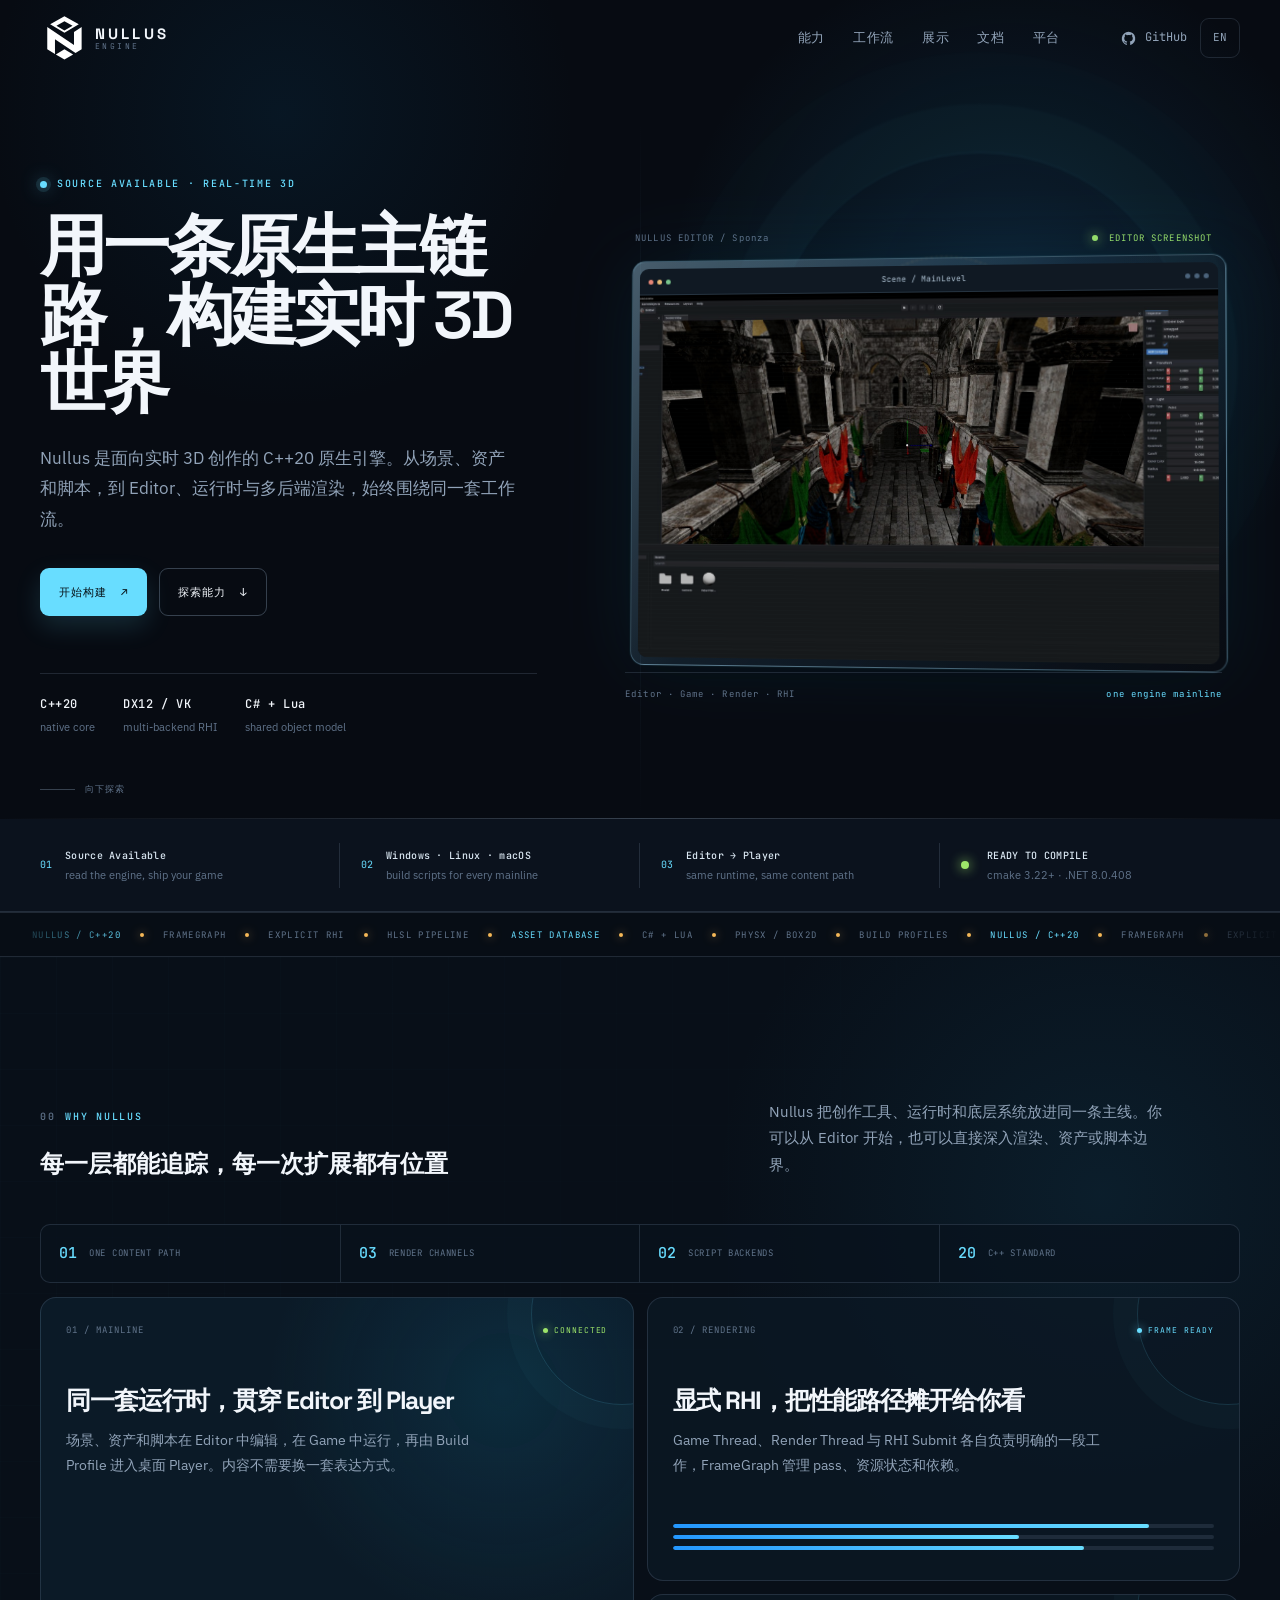
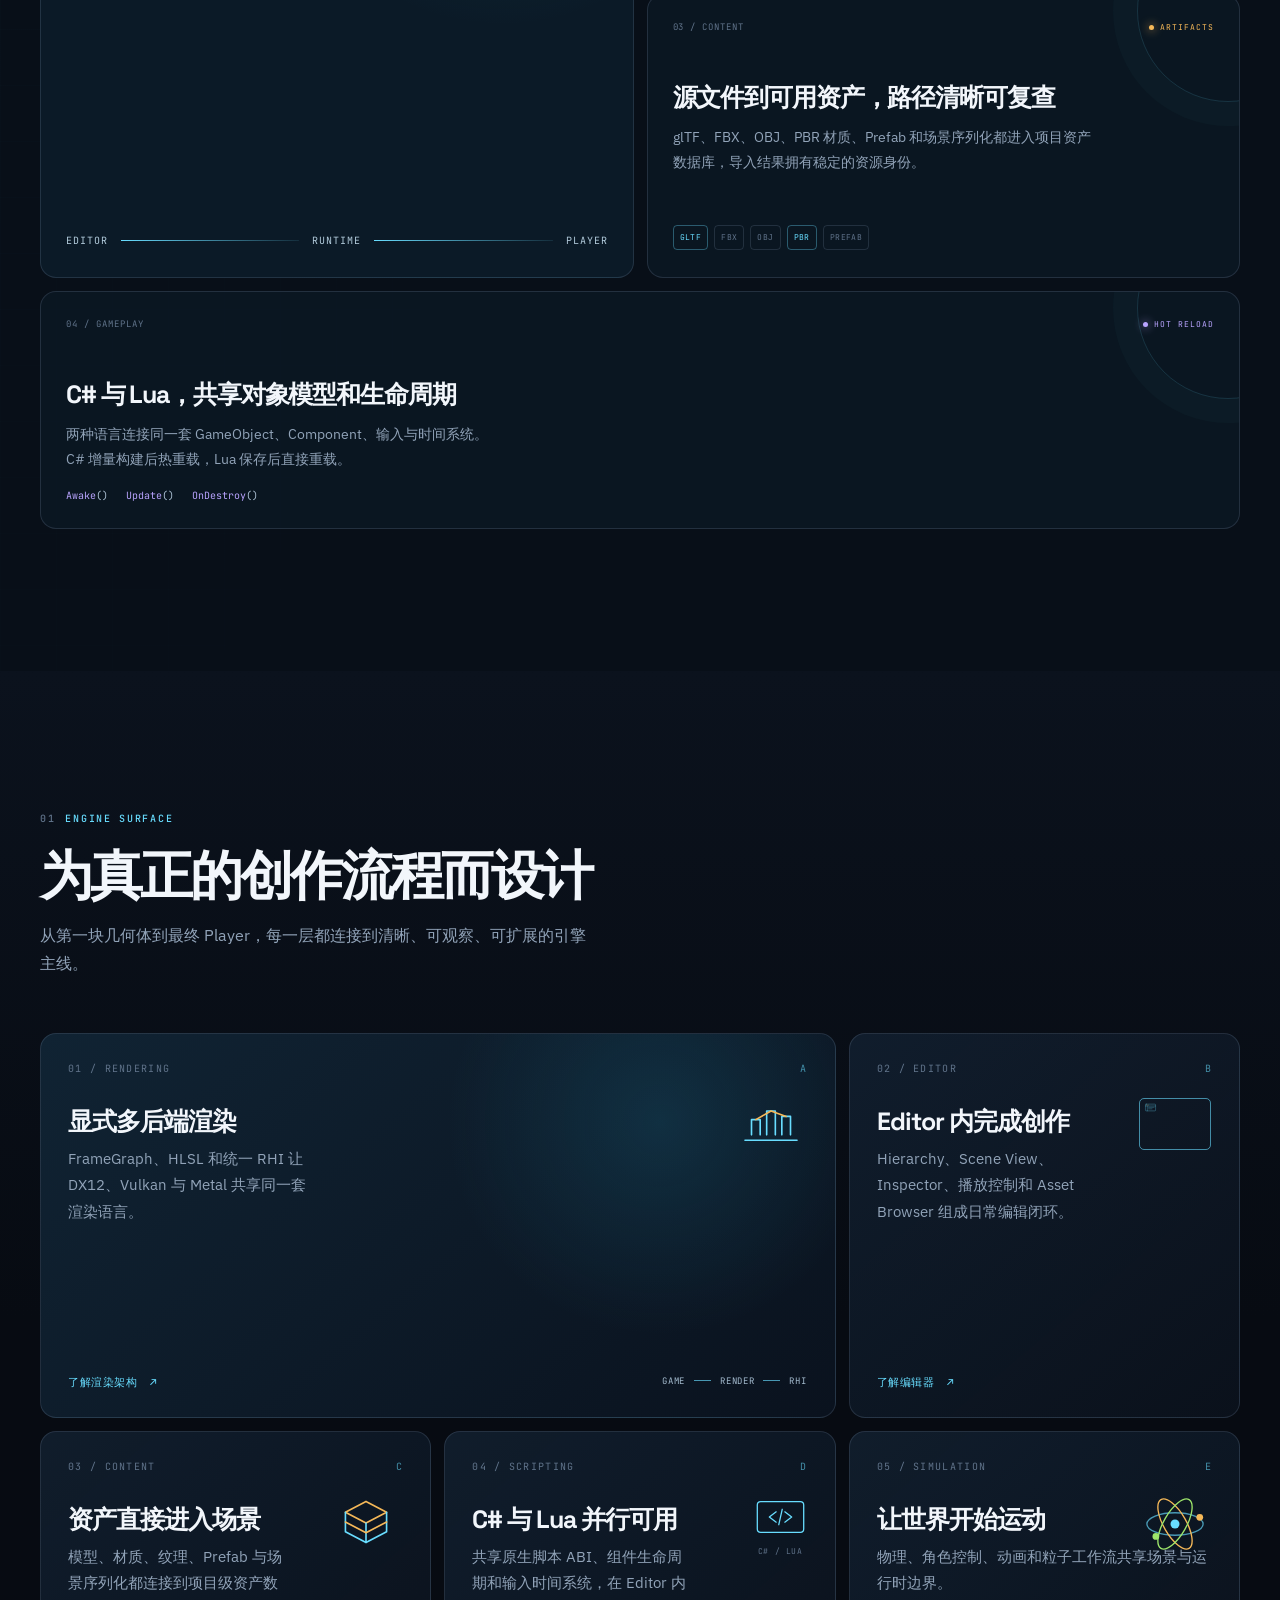
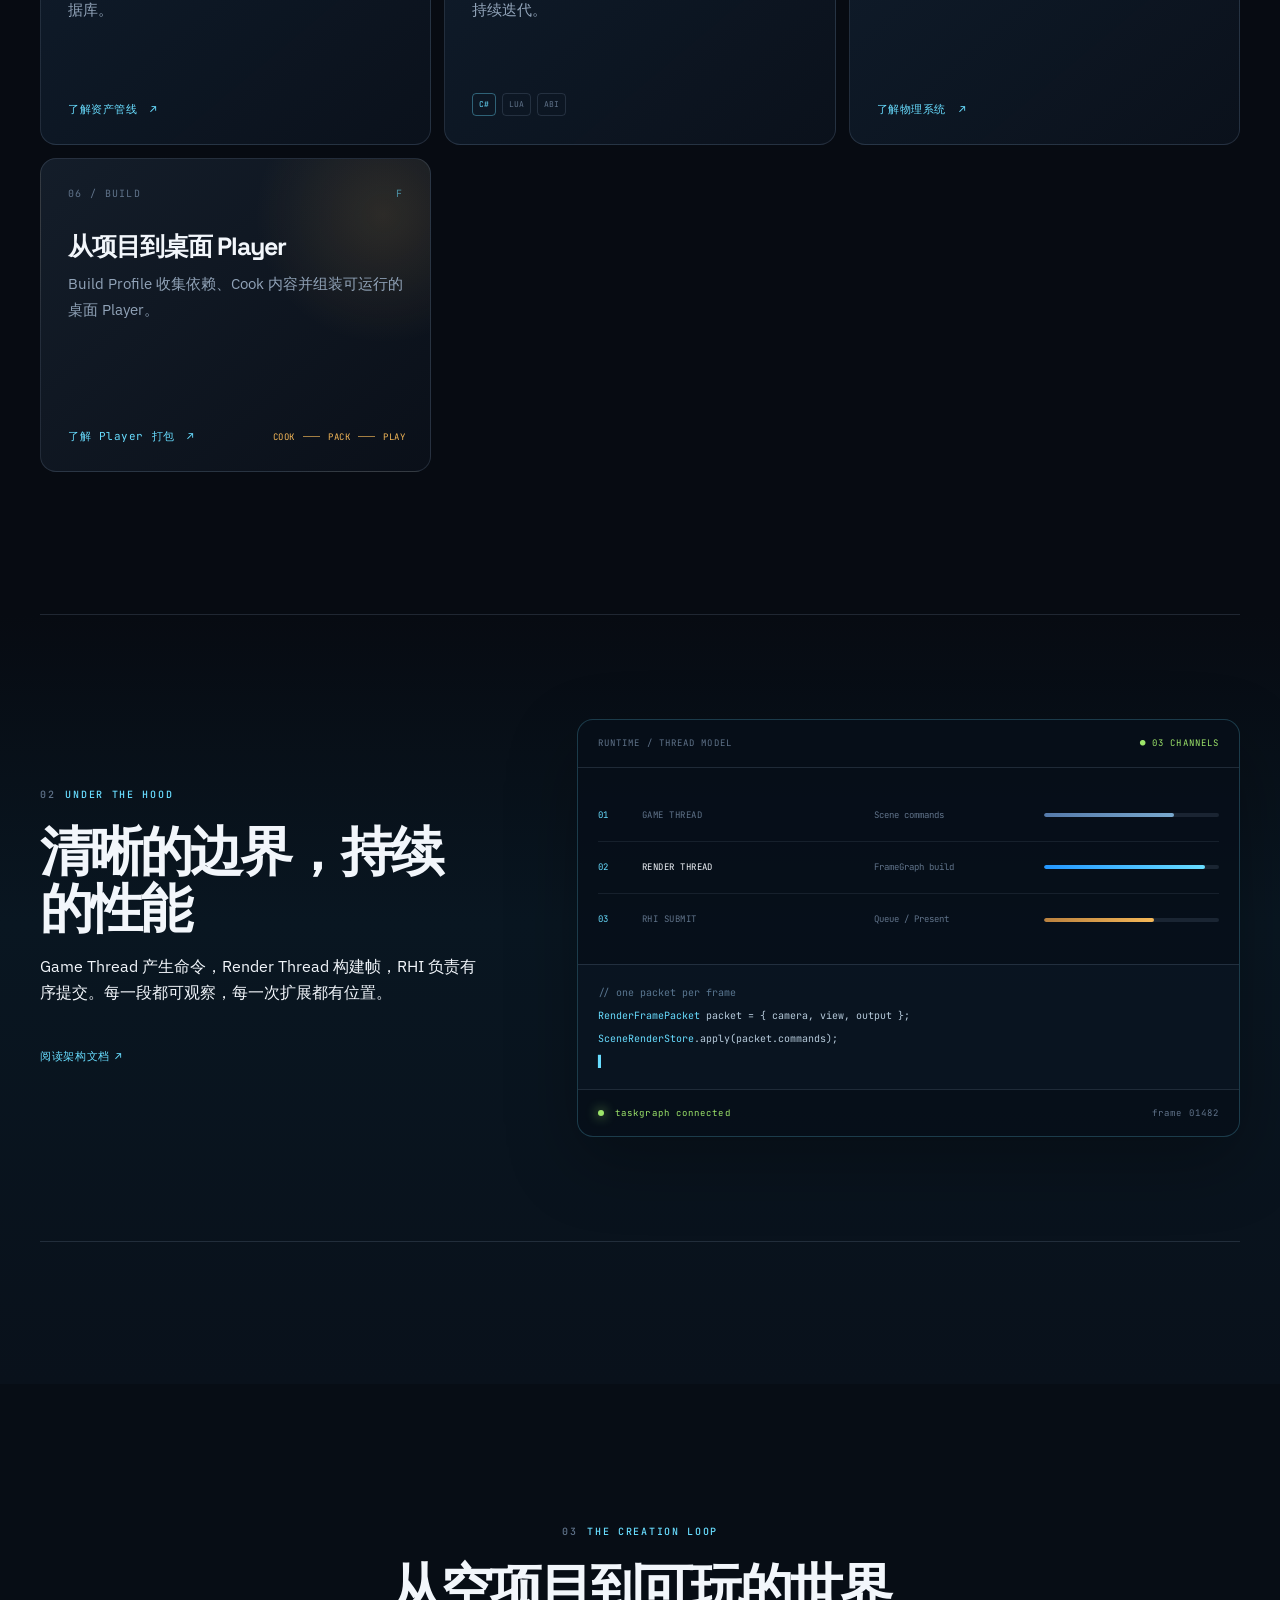
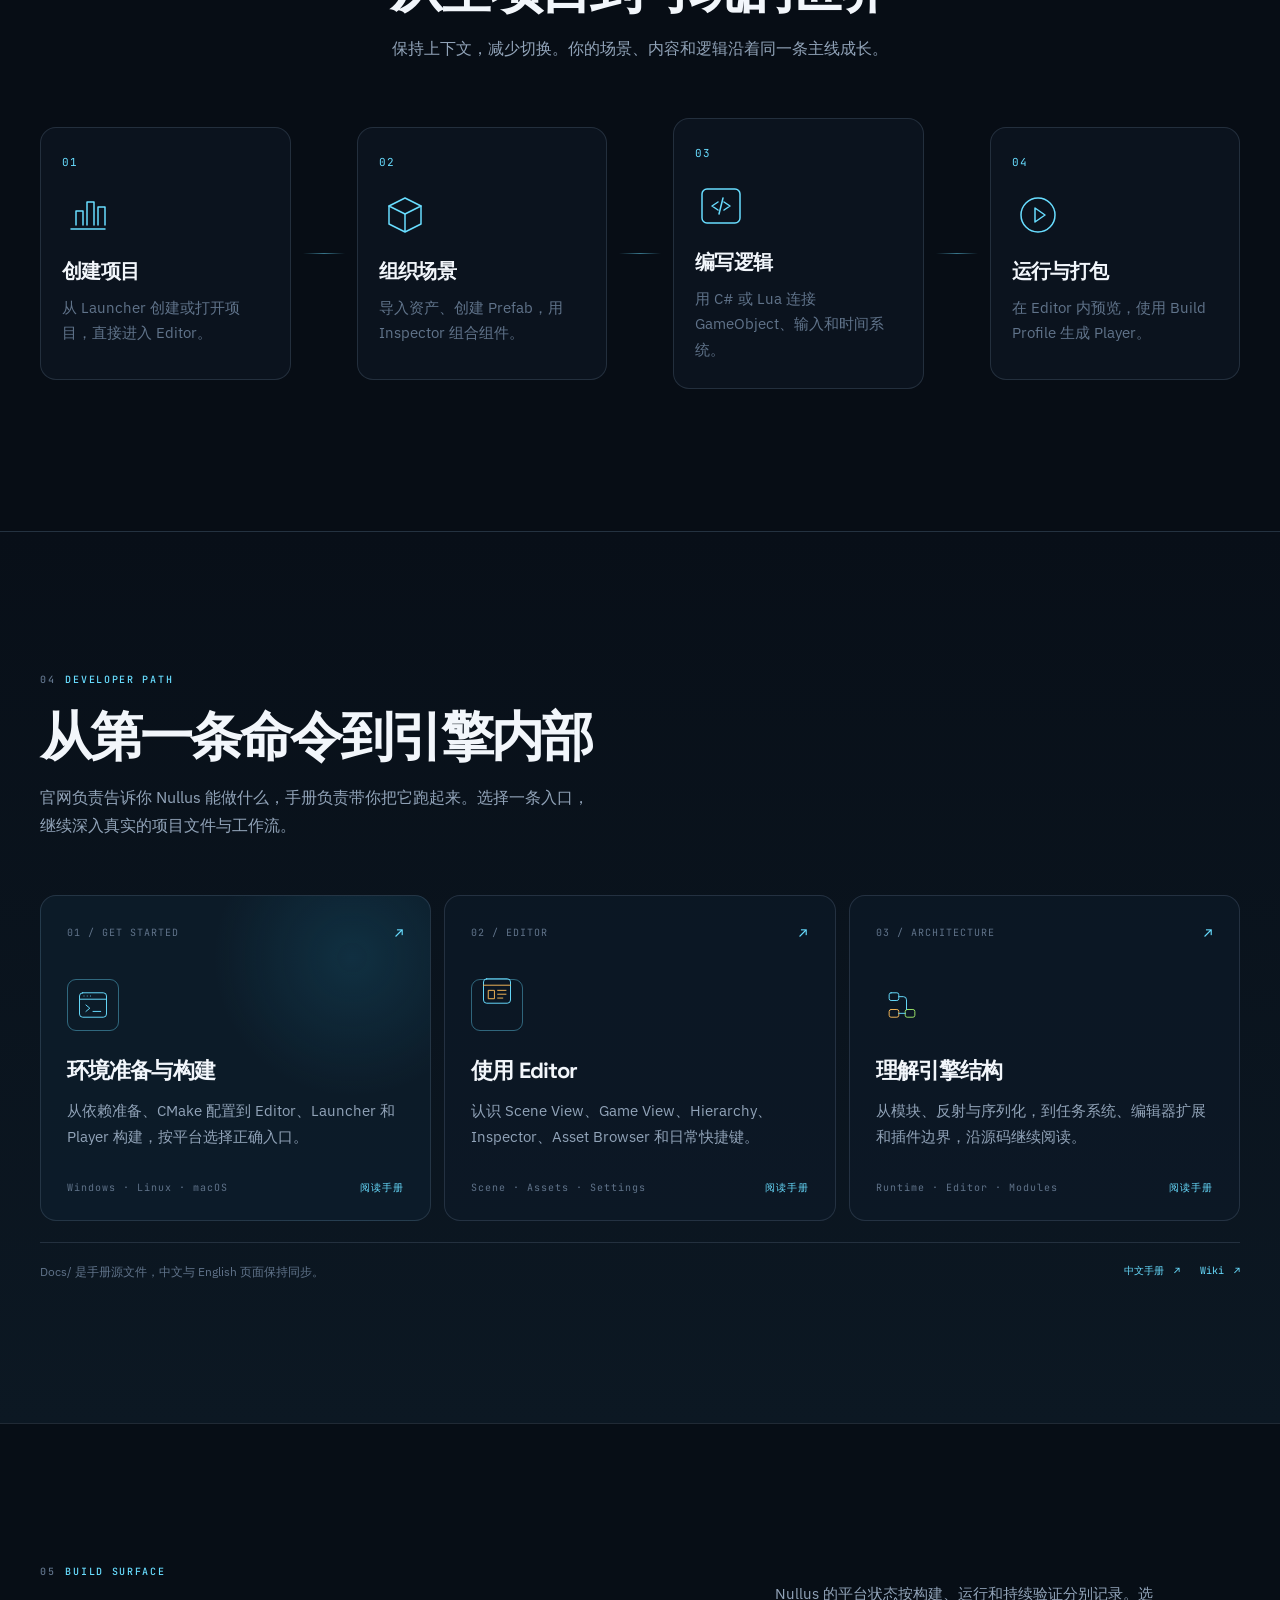
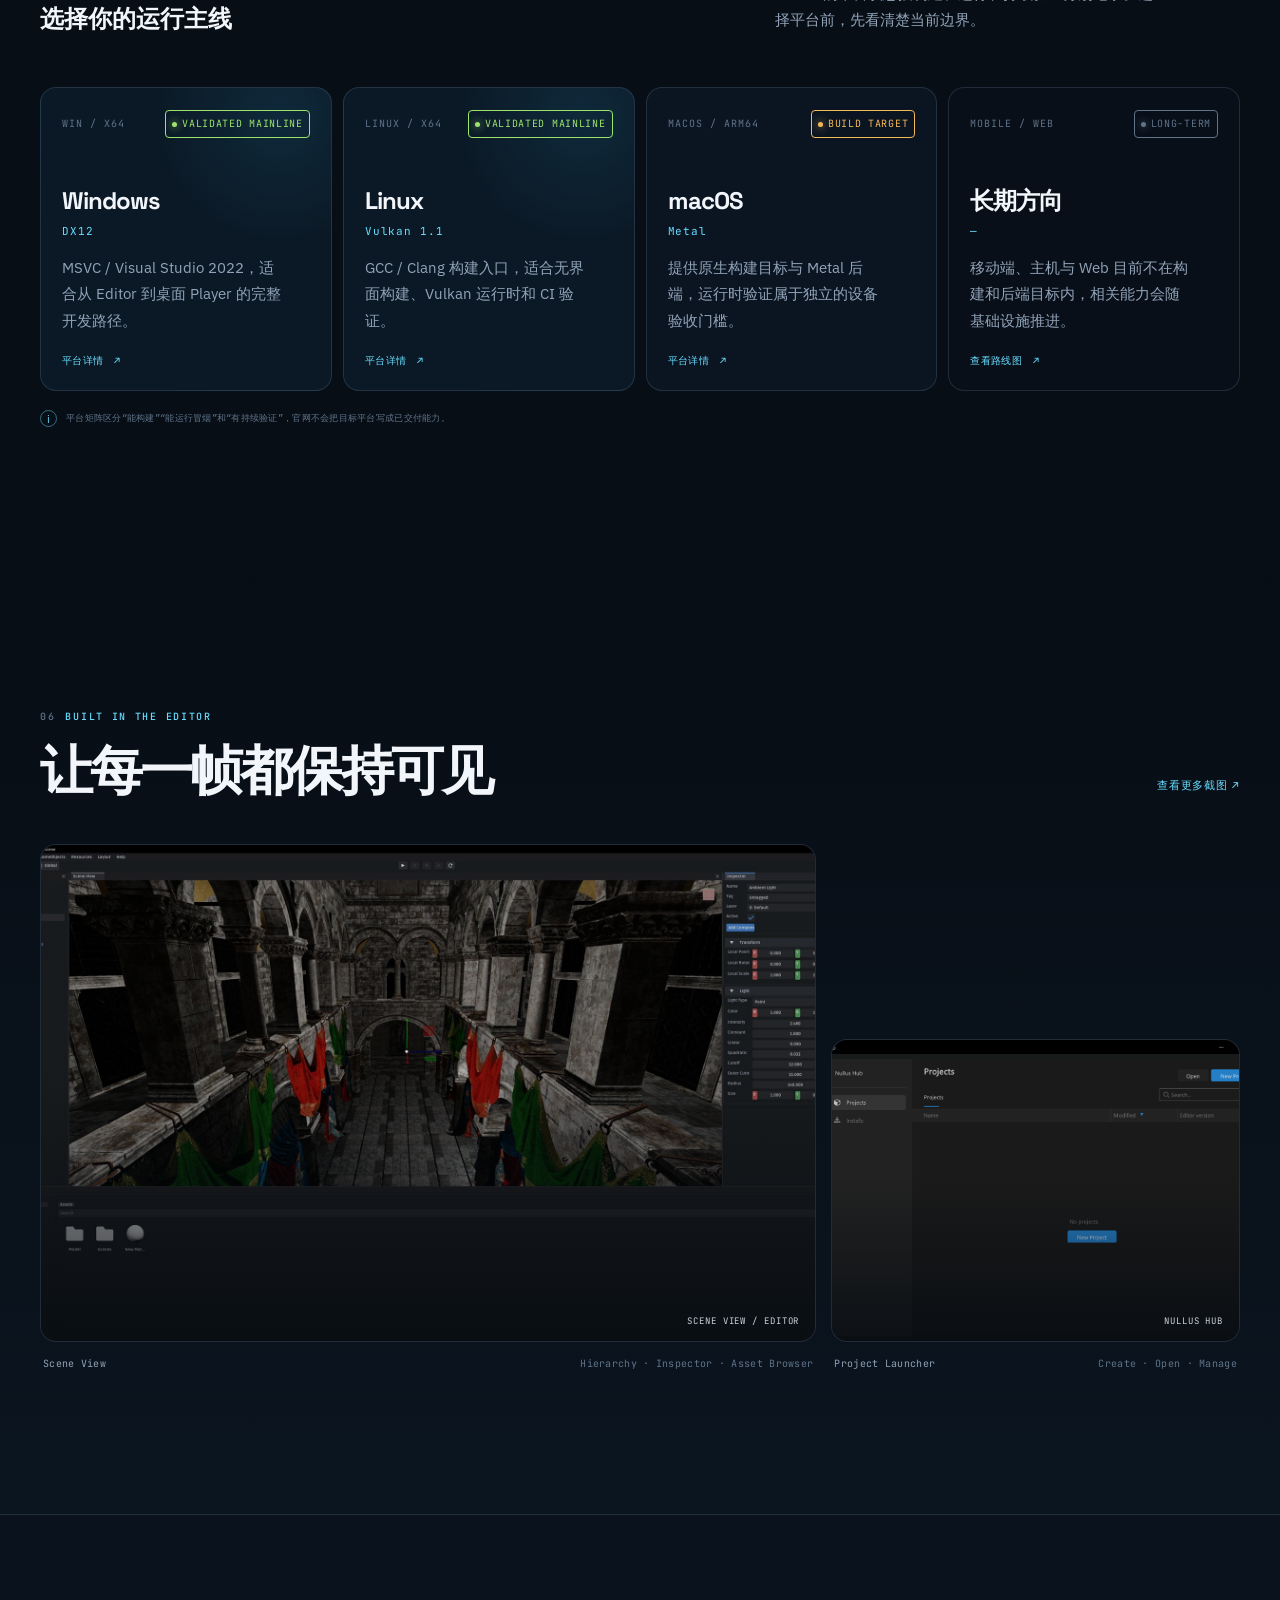
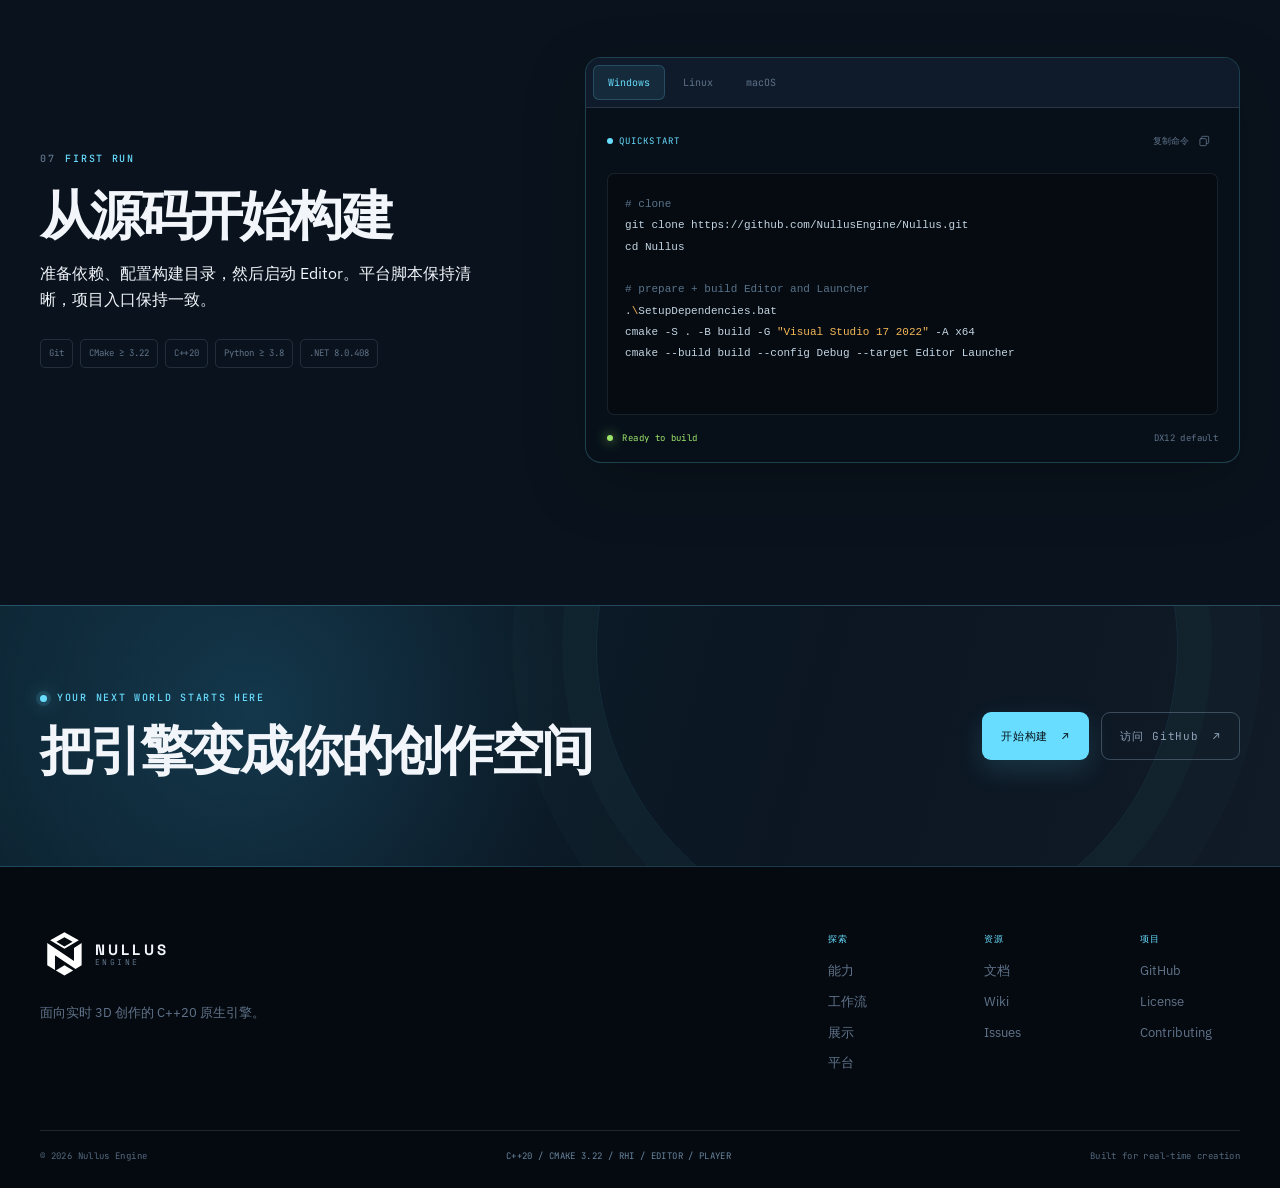
<file: zh-cn/index.html>
<!DOCTYPE html>
<html lang="zh-CN"><head>
    <meta charset="UTF-8">
    <meta name="viewport" content="width=device-width, initial-scale=1">
    <meta name="theme-color" content="#070b12">
    <meta name="robots" content="index,follow,max-image-preview:large">
    <meta name="author" content="Nullus Engine">
    <meta name="description" content="Nullus 是面向实时 3D 创作的 C++20 原生游戏引擎，提供 Editor、FrameGraph、DX12、Vulkan、Metal、C#、Lua、资产管线与桌面 Player 构建。">
    <link rel="canonical" href="https://www.nullusengine.com/zh-cn/">
    <link rel="alternate" hreflang="zh-CN" href="https://www.nullusengine.com/zh-cn/">
    <link rel="alternate" hreflang="en" href="https://www.nullusengine.com/en/">
    <link rel="alternate" hreflang="x-default" href="https://www.nullusengine.com/zh-cn/">
    <meta property="og:site_name" content="Nullus Engine">
    <meta property="og:type" content="website">
    <meta property="og:locale" content="zh_CN">
    <meta property="og:locale:alternate" content="en_US">
    <meta property="og:title" content="Nullus Engine｜C++20 原生实时 3D 游戏引擎">
    <meta property="og:description" content="Nullus 是面向实时 3D 创作的 C++20 原生游戏引擎，提供 Editor、FrameGraph、DX12、Vulkan、Metal、C#、Lua、资产管线与桌面 Player 构建。">
    <meta property="og:url" content="https://www.nullusengine.com/zh-cn/">
    <meta property="og:image" content="https://www.nullusengine.com/assets/og-cover.jpg">
    <meta property="og:image:alt" content="Nullus Engine 编辑器和实时 3D 场景">
    <meta property="og:image:type" content="image/jpeg">
    <meta property="og:image:width" content="1200">
    <meta property="og:image:height" content="630">
    <meta name="twitter:card" content="summary_large_image">
    <meta name="twitter:title" content="Nullus Engine｜C++20 原生实时 3D 游戏引擎">
    <meta name="twitter:description" content="Nullus 是面向实时 3D 创作的 C++20 原生游戏引擎，提供 Editor、FrameGraph、DX12、Vulkan、Metal、C#、Lua、资产管线与桌面 Player 构建。">
    <meta name="twitter:image" content="https://www.nullusengine.com/assets/og-cover.jpg">
    <title>Nullus Engine｜C++20 原生实时 3D 游戏引擎</title>
    <link rel="preconnect" href="https://fonts.googleapis.com">
    <link rel="preconnect" href="https://fonts.gstatic.com" crossorigin="">
    <link href="https://fonts.googleapis.com/css2?family=IBM+Plex+Sans:wght@400;500;600;700&amp;family=JetBrains+Mono:wght@400;500;600&amp;family=Space+Grotesk:wght@500;600;700&amp;display=swap" rel="stylesheet">
    <link rel="icon" href="../assets/favicon.png" type="image/png" sizes="96x96">
    <link rel="stylesheet" href="../styles.css">
    <script type="application/ld+json">
{
  "@context": "https://schema.org",
  "@graph": [
    {
      "@type": "WebSite",
      "@id": "https://www.nullusengine.com/#website",
      "url": "https://www.nullusengine.com/",
      "name": "Nullus Engine",
      "inLanguage": [
        "zh-CN",
        "en"
      ],
      "publisher": {
        "@id": "https://www.nullusengine.com/#organization"
      }
    },
    {
      "@type": "Organization",
      "@id": "https://www.nullusengine.com/#organization",
      "name": "Nullus Engine",
      "url": "https://www.nullusengine.com/",
      "logo": "https://www.nullusengine.com/assets/NullusIcon.svg",
      "sameAs": [
        "https://github.com/NullusEngine"
      ]
    },
    {
      "@type": "SoftwareApplication",
      "@id": "https://www.nullusengine.com/#software",
      "name": "Nullus Engine",
      "url": "https://www.nullusengine.com/",
      "description": "A native C++20 game engine for real-time 3D creation with an Editor, FrameGraph, explicit RHI, C# and Lua scripting, and desktop Player builds.",
      "applicationCategory": "DeveloperApplication",
      "operatingSystem": [
        "Windows",
        "Linux",
        "macOS"
      ],
      "image": "https://www.nullusengine.com/assets/og-cover.jpg",
      "publisher": {
        "@id": "https://www.nullusengine.com/#organization"
      }
    },
    {
      "@type": "SoftwareSourceCode",
      "@id": "https://www.nullusengine.com/#source",
      "name": "Nullus Engine source code",
      "codeRepository": "https://github.com/NullusEngine/Nullus",
      "programmingLanguage": "C++",
      "license": "https://github.com/NullusEngine/Nullus/blob/main/LICENSE",
      "author": {
        "@id": "https://www.nullusengine.com/#organization"
      }
    }
  ]
}
    </script>
  </head>
  <body>
    <a class="skip-link" href="#main">跳转到主要内容</a>
    <div class="site-shell">
      <header class="site-header" data-header="">
        <div class="container header-inner">
          <a class="brand" href="#top" aria-label="Nullus Engine 首页">
            <span class="brand-mark-wrap" aria-hidden="true">
              <img class="brand-mark" src="../assets/NullusIcon.svg" alt="">
            </span>
            <span class="brand-copy">
              <span class="brand-name">NULLUS</span>
              <span class="brand-type">ENGINE</span>
            </span>
          </a>

          <nav class="desktop-nav" aria-label="主导航">
            <a href="#features" data-i18n="navFeatures">能力 </a>
            <a href="#workflow" data-i18n="navWorkflow">工作流 </a>
            <a href="#gallery" data-i18n="navGallery">展示 </a>
            <a href="#docs" data-i18n="navDocs">文档 </a>
            <a href="#platforms" data-i18n="navPlatforms">平台 </a>
          </nav>

          <div class="header-actions">
            <a class="header-github" href="https://github.com/NullusEngine/Nullus" target="_blank" rel="noreferrer">
              <svg viewBox="0 0 24 24" aria-hidden="true"><path d="M12 2.5a9.5 9.5 0 0 0-3 18.51c.48.09.65-.21.65-.46v-1.62c-2.65.58-3.21-1.13-3.21-1.13-.44-1.1-1.07-1.4-1.07-1.4-.87-.6.07-.59.07-.59.96.07 1.46.99 1.46.99.86 1.46 2.26 1.04 2.81.8.09-.62.34-1.04.61-1.28-2.11-.24-4.33-1.05-4.33-4.69 0-1.04.37-1.89.98-2.56-.1-.24-.43-1.21.09-2.52 0 0 .8-.26 2.62.98A9.1 9.1 0 0 1 12 7.2c.81 0 1.62.11 2.38.33 1.82-1.24 2.62-.98 2.62-.98.52 1.31.19 2.28.09 2.52.61.67.98 1.52.98 2.56 0 3.65-2.23 4.45-4.35 4.68.35.3.65.88.65 1.77v2.47c0 .25.17.55.66.46A9.5 9.5 0 0 0 12 2.5Z"></path></svg>
              <span>GitHub</span>
            </a>
            <a class="lang-toggle" href="../en/" data-file-href="../en/index.html" hreflang="en" data-language-toggle aria-label="Switch to English">EN</a>
            <button class="menu-toggle" type="button" data-menu-toggle="" aria-expanded="false" aria-controls="mobile-menu" aria-label="打开菜单">
              <span></span><span></span>
            </button>
          </div>
        </div>
        <nav class="mobile-nav" id="mobile-menu" data-mobile-menu="" aria-label="移动端主导航">
          <a href="#features" data-i18n="navFeatures">能力 </a>
          <a href="#workflow" data-i18n="navWorkflow">工作流 </a>
          <a href="#gallery" data-i18n="navGallery">展示 </a>
          <a href="#docs" data-i18n="navDocs">文档 </a>
          <a href="#platforms" data-i18n="navPlatforms">平台 </a>
          <a href="https://github.com/NullusEngine/Nullus" target="_blank" rel="noreferrer">GitHub</a>
        </nav>
      </header>

      <main id="main">
        <section class="hero section-grid" id="top">
          <div class="hero-glow hero-glow-one" aria-hidden="true"></div>
          <div class="hero-glow hero-glow-two" aria-hidden="true"></div>
          <div class="container hero-inner">
            <div class="hero-copy reveal is-visible">
              <p class="eyebrow"><span class="eyebrow-dot"></span><span data-i18n="heroEyebrow">SOURCE AVAILABLE · REAL-TIME 3D </span></p>
              <h1 data-i18n="heroTitle">用一条原生主链路，构建实时 3D 世界 </h1>
              <p class="hero-lede" data-i18n="heroLede">Nullus 是面向实时 3D 创作的 C++20 原生引擎。从场景、资产和脚本，到 Editor、运行时与多后端渲染，始终围绕同一套工作流。 </p>
              <div class="hero-actions">
                <a class="button button-primary" href="#start" data-i18n="heroPrimary">开始构建 <span aria-hidden="true">↗</span></a>
                <a class="button button-secondary" href="#features" data-i18n="heroSecondary">探索能力 <span aria-hidden="true">↓</span></a>
              </div>
              <div class="hero-meta">
                <span><strong>C++20</strong><small>native core</small></span>
                <span><strong>DX12 / VK</strong><small>multi-backend RHI</small></span>
                <span><strong>C# + Lua</strong><small>shared object model</small></span>
              </div>
            </div>

            <div class="hero-visual reveal reveal-delay" aria-label="Nullus Editor 工作区预览">
              <div class="visual-topline"><span>NULLUS EDITOR / Sponza</span><span class="live-status"><i></i> EDITOR SCREENSHOT</span></div>
              <div class="editor-frame">
                <div class="editor-toolbar">
                  <span class="window-dots"><i></i><i></i><i></i></span>
                  <span class="toolbar-title">Scene / MainLevel</span>
                  <span class="toolbar-actions"><b></b><b></b><b></b></span>
                </div>
                <div class="editor-screenshot">
                  <img src="../assets/editor-1920.jpg" width="1920" height="1044" decoding="async" fetchpriority="high" alt="Nullus Editor 展示了场景视图、Hierarchy、Inspector 和 Asset Browser">
                  <div class="scanline" aria-hidden="true"></div>
                </div>
              </div>
              
              
              <div class="visual-caption"><span>Editor · Game · Render · RHI</span><span>one engine mainline</span></div>
            </div>
          </div>
          <div class="container hero-scroll-hint"><span class="scroll-line"></span><span data-i18n="scrollHint">向下探索 </span></div>
        </section>

        <section class="proof-strip" aria-label="Nullus 技术信息">
          <div class="container proof-grid">
            <div class="proof-item"><span class="proof-index">01</span><span><strong>Source Available</strong><small>read the engine, ship your game</small></span></div>
            <div class="proof-item"><span class="proof-index">02</span><span><strong>Windows · Linux · macOS</strong><small>build scripts for every mainline</small></span></div>
            <div class="proof-item"><span class="proof-index">03</span><span><strong>Editor → Player</strong><small>same runtime, same content path</small></span></div>
            <div class="proof-item proof-item-signal"><span class="proof-signal"></span><span><strong data-i18n="proofReady">READY TO COMPILE </strong><small>cmake 3.22+ · .NET 8.0.408</small></span></div>
          </div>
        </section>

        <div class="engine-ticker" aria-label="Nullus 技术关键词">
          <div class="ticker-track" aria-hidden="true">
            <span>NULLUS / C++20</span><i></i><span>FRAMEGRAPH</span><i></i><span>EXPLICIT RHI</span><i></i><span>HLSL PIPELINE</span><i></i><span>ASSET DATABASE</span><i></i><span>C# + LUA</span><i></i><span>PHYSX / BOX2D</span><i></i><span>BUILD PROFILES</span><i></i>
            <span>NULLUS / C++20</span><i></i><span>FRAMEGRAPH</span><i></i><span>EXPLICIT RHI</span><i></i><span>HLSL PIPELINE</span><i></i><span>ASSET DATABASE</span><i></i><span>C# + LUA</span><i></i><span>PHYSX / BOX2D</span><i></i><span>BUILD PROFILES</span><i></i>
          </div>
        </div>

        <section class="section section-signal" id="advantages">
          <div class="container">
            <div class="signal-heading reveal">
              <div>
                <p class="eyebrow"><span>00</span><span data-i18n="advantagesEyebrow">WHY NULLUS </span></p>
                <h2 data-i18n="advantagesTitle">每一层都能追踪，每一次扩展都有位置 </h2>
              </div>
              <p data-i18n="advantagesLede">Nullus 把创作工具、运行时和底层系统放进同一条主线。你可以从 Editor 开始，也可以直接深入渲染、资产或脚本边界。 </p>
            </div>
            <div class="signal-metrics reveal">
              <div><strong>01</strong><span data-i18n="metricRuntime">ONE CONTENT PATH </span></div>
              <div><strong>03</strong><span data-i18n="metricThreads">RENDER CHANNELS </span></div>
              <div><strong>02</strong><span data-i18n="metricScripts">SCRIPT BACKENDS </span></div>
              <div><strong>20</strong><span data-i18n="metricCpp">C++ STANDARD </span></div>
            </div>
            <div class="signal-grid">
              <article class="signal-card signal-card-runtime reveal">
                <div class="signal-card-top"><span>01 / MAINLINE</span><span class="signal-status"><i></i> CONNECTED</span></div>
                <h3 data-i18n="signalRuntimeTitle">同一套运行时，贯穿 Editor 到 Player </h3>
                <p data-i18n="signalRuntimeText">场景、资产和脚本在 Editor 中编辑，在 Game 中运行，再由 Build Profile 进入桌面 Player。内容不需要换一套表达方式。 </p>
                <div class="signal-pipeline" aria-hidden="true"><span>EDITOR</span><i></i><span>RUNTIME</span><i></i><span>PLAYER</span></div>
              </article>
              <article class="signal-card signal-card-rhi reveal reveal-delay-short">
                <div class="signal-card-top"><span>02 / RENDERING</span><span class="signal-status signal-status-blue"><i></i> FRAME READY</span></div>
                <h3 data-i18n="signalRhiTitle">显式 RHI，把性能路径摊开给你看 </h3>
                <p data-i18n="signalRhiText">Game Thread、Render Thread 与 RHI Submit 各自负责明确的一段工作，FrameGraph 管理 pass、资源状态和依赖。 </p>
                <div class="signal-bars" aria-hidden="true"><span><i style="width: 88%"></i></span><span><i style="width: 64%"></i></span><span><i style="width: 76%"></i></span></div>
              </article>
              <article class="signal-card signal-card-content reveal reveal-delay">
                <div class="signal-card-top"><span>03 / CONTENT</span><span class="signal-status signal-status-warm"><i></i> ARTIFACTS</span></div>
                <h3 data-i18n="signalContentTitle">源文件到可用资产，路径清晰可复查 </h3>
                <p data-i18n="signalContentText">glTF、FBX、OBJ、PBR 材质、Prefab 和场景序列化都进入项目资产数据库，导入结果拥有稳定的资源身份。 </p>
                <div class="signal-tags" aria-hidden="true"><span>GLTF</span><span>FBX</span><span>OBJ</span><span>PBR</span><span>PREFAB</span></div>
              </article>
              <article class="signal-card signal-card-script reveal reveal-delay-long">
                <div class="signal-card-top"><span>04 / GAMEPLAY</span><span class="signal-status signal-status-purple"><i></i> HOT RELOAD</span></div>
                <h3 data-i18n="signalScriptTitle">C# 与 Lua，共享对象模型和生命周期 </h3>
                <p data-i18n="signalScriptText">两种语言连接同一套 GameObject、Component、输入与时间系统。C# 增量构建后热重载，Lua 保存后直接重载。 </p>
                <div class="signal-code" aria-hidden="true"><span><em>Awake</em>()</span><span><em>Update</em>()</span><span><em>OnDestroy</em>()</span></div>
              </article>
            </div>
          </div>
        </section>

        <section class="section section-features" id="features">
          <div class="container">
            <div class="section-heading reveal">
              <p class="eyebrow"><span>01</span><span data-i18n="featuresEyebrow">ENGINE SURFACE </span></p>
              <h2 data-i18n="featuresTitle">为真正的创作流程而设计 </h2>
              <p data-i18n="featuresLede">从第一块几何体到最终 Player，每一层都连接到清晰、可观察、可扩展的引擎主线。 </p>
            </div>
            <div class="feature-grid">
              <article class="feature-card feature-card-large reveal">
                <div class="card-topline"><span class="card-kicker">01 / RENDERING</span><span class="card-index">A</span></div>
                <div class="feature-icon icon-rhi" aria-hidden="true"><svg viewBox="0 0 64 48" focusable="false"><path d="M8 39h48"></path><path d="M14 34V20h8v14M28 34V12h8v22M42 34V17h8v17"></path><path d="M18 20 32 12l14 5"></path></svg></div>
                <h3 data-i18n="featureRenderTitle">显式多后端渲染 </h3>
                <p data-i18n="featureRenderText">FrameGraph、HLSL 和统一 RHI 让 DX12、Vulkan 与 Metal 共享同一套渲染语言。 </p>
                <a class="card-link" href="rendering/" data-file-href="rendering/index.html" data-i18n="featureRenderLink">了解渲染架构 <span aria-hidden="true">↗</span></a>
                <div class="mini-diagram" aria-hidden="true"><span>GAME</span><i></i><span>RENDER</span><i></i><span>RHI</span></div>
              </article>

              <article class="feature-card reveal reveal-delay-short">
                <div class="card-topline"><span class="card-kicker">02 / EDITOR</span><span class="card-index">B</span></div>
                <div class="feature-icon icon-editor" aria-hidden="true"><svg viewBox="0 0 64 48" focusable="false"><rect x="5" y="6" width="54" height="36" rx="4"></rect><path d="M5 16h54M15 16v26M22 23h29M22 31h18"></path><circle cx="11" cy="11" r="1.5"></circle><circle cx="16" cy="11" r="1.5"></circle><circle cx="21" cy="11" r="1.5"></circle></svg></div>
                <h3 data-i18n="featureEditorTitle">Editor 内完成创作 </h3>
                <p data-i18n="featureEditorText">Hierarchy、Scene View、Inspector、播放控制和 Asset Browser 组成日常编辑闭环。 </p>
                <a class="card-link" data-doc-link data-doc-zh="https://github.com/NullusEngine/Nullus/blob/main/Docs/zh-CN/editor/workspace.md" data-doc-en="https://github.com/NullusEngine/Nullus/blob/main/Docs/en/editor/workspace.md" href="https://github.com/NullusEngine/Nullus/blob/main/Docs/zh-CN/editor/workspace.md" target="_blank" rel="noreferrer" data-i18n="featureEditorLink">了解编辑器 <span aria-hidden="true">↗</span></a>
              </article>

              <article class="feature-card reveal reveal-delay-short">
                <div class="card-topline"><span class="card-kicker">03 / CONTENT</span><span class="card-index">C</span></div>
                <div class="feature-icon icon-assets" aria-hidden="true"><svg viewBox="0 0 64 48" focusable="false"><path d="m32 5 19 10-19 10-19-10 19-10Z"></path><path d="M13 15v18l19 10 19-10V15M32 25v18"></path><path d="m13 24 19 10 19-10"></path></svg></div>
                <h3 data-i18n="featureAssetsTitle">资产直接进入场景 </h3>
                <p data-i18n="featureAssetsText">模型、材质、纹理、Prefab 与场景序列化都连接到项目级资产数据库。 </p>
                <a class="card-link" data-doc-link data-doc-zh="https://github.com/NullusEngine/Nullus/blob/main/Docs/zh-CN/assets/pipeline.md" data-doc-en="https://github.com/NullusEngine/Nullus/blob/main/Docs/en/assets/pipeline.md" href="https://github.com/NullusEngine/Nullus/blob/main/Docs/zh-CN/assets/pipeline.md" target="_blank" rel="noreferrer" data-i18n="featureAssetsLink">了解资产管线 <span aria-hidden="true">↗</span></a>
              </article>

              <article class="feature-card reveal">
                <div class="card-topline"><span class="card-kicker">04 / SCRIPTING</span><span class="card-index">D</span></div>
                <div class="code-chip" aria-hidden="true"><svg viewBox="0 0 64 48" focusable="false"><rect x="5" y="6" width="54" height="36" rx="4"></rect><path d="m27 18-8 6 8 6M37 18l8 6-8 6M34 15l-4 18"></path></svg><span>C# / LUA</span></div>
                <h3 data-i18n="featureScriptTitle">C# 与 Lua 并行可用 </h3>
                <p data-i18n="featureScriptText">共享原生脚本 ABI、组件生命周期和输入时间系统，在 Editor 内持续迭代。 </p>
                <div class="script-tags"><span>C#</span><span>LUA</span><span>ABI</span></div>
              </article>

              <article class="feature-card reveal reveal-delay-short">
                <div class="card-topline"><span class="card-kicker">05 / SIMULATION</span><span class="card-index">E</span></div>
                <div class="simulation-orbit" aria-hidden="true"><svg viewBox="0 0 64 48" focusable="false"><ellipse cx="32" cy="24" rx="25" ry="10"></ellipse><ellipse cx="32" cy="24" rx="25" ry="10" transform="rotate(60 32 24)"></ellipse><ellipse cx="32" cy="24" rx="25" ry="10" transform="rotate(-60 32 24)"></ellipse><circle cx="32" cy="24" r="4"></circle><circle cx="54" cy="18" r="3"></circle><circle cx="15" cy="35" r="3"></circle></svg></div>
                <h3 data-i18n="featureSimTitle">让世界开始运动 </h3>
                <p data-i18n="featureSimText">物理、角色控制、动画和粒子工作流共享场景与运行时边界。 </p>
                <a class="card-link" data-doc-link data-doc-zh="https://github.com/NullusEngine/Nullus/blob/main/Docs/zh-CN/physics/roadmap.md" data-doc-en="https://github.com/NullusEngine/Nullus/blob/main/Docs/en/physics/roadmap.md" href="https://github.com/NullusEngine/Nullus/blob/main/Docs/zh-CN/physics/roadmap.md" target="_blank" rel="noreferrer" data-i18n="featureSimLink">了解物理系统 <span aria-hidden="true">↗</span></a>
              </article>

              <article class="feature-card feature-card-build reveal reveal-delay-short">
                <div class="card-topline"><span class="card-kicker">06 / BUILD</span><span class="card-index">F</span></div>
                <div class="build-label" aria-hidden="true"><span>COOK</span><i></i><span>PACK</span><i></i><span>PLAY</span></div>
                <h3 data-i18n="featureBuildTitle">从项目到桌面 Player </h3>
                <p data-i18n="featureBuildText">Build Profile 收集依赖、Cook 内容并组装可运行的桌面 Player。 </p>
                <a class="card-link" data-doc-link data-doc-zh="https://github.com/NullusEngine/Nullus/blob/main/Docs/zh-CN/platform-build/packaging.md" data-doc-en="https://github.com/NullusEngine/Nullus/blob/main/Docs/en/platform-build/packaging.md" href="https://github.com/NullusEngine/Nullus/blob/main/Docs/zh-CN/platform-build/packaging.md" target="_blank" rel="noreferrer" data-i18n="featureBuildLink">了解 Player 打包 <span aria-hidden="true">↗</span></a>
              </article>
            </div>
          </div>
        </section>

        <section class="section section-architecture" id="architecture">
          <div class="container architecture-grid">
            <div class="section-heading reveal">
              <p class="eyebrow"><span>02</span><span data-i18n="architectureEyebrow">UNDER THE HOOD </span></p>
              <h2 data-i18n="architectureTitle">清晰的边界，持续的性能 </h2>
              <p data-i18n="architectureLede">Game Thread 产生命令，Render Thread 构建帧，RHI 负责有序提交。每一段都可观察，每一次扩展都有位置。 </p>
              <a class="text-link" data-doc-link="" data-doc-zh="https://github.com/NullusEngine/Nullus/blob/main/Docs/zh-CN/rendering/overview.md" data-doc-en="https://github.com/NullusEngine/Nullus/blob/main/Docs/en/rendering/overview.md" href="https://github.com/NullusEngine/Nullus/blob/main/Docs/zh-CN/rendering/overview.md" target="_blank" rel="noreferrer" data-i18n="architectureLink">阅读架构文档 <span>↗</span></a>
            </div>
            <div class="architecture-panel reveal reveal-delay">
              <div class="panel-header"><span>RUNTIME / THREAD MODEL</span><span class="panel-live">● 03 CHANNELS</span></div>
              <div class="thread-stack">
                <div class="thread-row"><span class="thread-index">01</span><span class="thread-name">GAME THREAD</span><span class="thread-desc">Scene commands</span><span class="thread-bar"><i style="width: 74%"></i></span></div>
                <div class="thread-row thread-row-active"><span class="thread-index">02</span><span class="thread-name">RENDER THREAD</span><span class="thread-desc">FrameGraph build</span><span class="thread-bar"><i style="width: 92%"></i></span></div>
                <div class="thread-row"><span class="thread-index">03</span><span class="thread-name">RHI SUBMIT</span><span class="thread-desc">Queue / Present</span><span class="thread-bar"><i style="width: 63%"></i></span></div>
              </div>
              <div class="panel-code"><span class="code-comment">// one packet per frame</span><span><em>RenderFramePacket</em> packet = { camera, view, output };</span><span><em>SceneRenderStore</em>.apply(packet.commands);</span><span class="code-caret">▌</span></div>
              <div class="panel-footer"><span><i></i> taskgraph connected</span><span>frame 01482</span></div>
            </div>
          </div>
        </section>

        <section class="section section-workflow" id="workflow">
          <div class="container">
            <div class="section-heading section-heading-centered reveal">
              <p class="eyebrow"><span>03</span><span data-i18n="workflowEyebrow">THE CREATION LOOP </span></p>
              <h2 data-i18n="workflowTitle">从空项目到可玩的世界 </h2>
              <p data-i18n="workflowLede">保持上下文，减少切换。你的场景、内容和逻辑沿着同一条主线成长。 </p>
            </div>
            <div class="workflow-steps">
              <article class="workflow-step reveal"><span class="step-number">01</span><div class="step-icon" aria-hidden="true"><svg viewBox="0 0 48 48" focusable="false"><path d="M7 38h34M12 34V20h7v14M23 34V11h7v23M34 34V16h7v18"></path></svg></div><h3 data-i18n="stepOneTitle">创建项目 </h3><p data-i18n="stepOneText">从 Launcher 创建或打开项目，直接进入 Editor。 </p></article>
              <span class="workflow-connector" aria-hidden="true"></span>
              <article class="workflow-step reveal reveal-delay-short"><span class="step-number">02</span><div class="step-icon" aria-hidden="true"><svg viewBox="0 0 48 48" focusable="false"><path d="m24 7 16 8-16 8-16-8 16-8Z"></path><path d="M8 15v18l16 8 16-8V15M24 23v18"></path></svg></div><h3 data-i18n="stepTwoTitle">组织场景 </h3><p data-i18n="stepTwoText">导入资产、创建 Prefab，用 Inspector 组合组件。 </p></article>
              <span class="workflow-connector" aria-hidden="true"></span>
              <article class="workflow-step reveal reveal-delay"><span class="step-number">03</span><div class="step-icon" aria-hidden="true"><svg viewBox="0 0 48 48" focusable="false"><rect x="5" y="7" width="38" height="34" rx="5"></rect><path d="m21 20-6 4 6 4M27 20l6 4-6 4M26 16l-4 16"></path></svg></div><h3 data-i18n="stepThreeTitle">编写逻辑 </h3><p data-i18n="stepThreeText">用 C# 或 Lua 连接 GameObject、输入和时间系统。 </p></article>
              <span class="workflow-connector" aria-hidden="true"></span>
              <article class="workflow-step reveal reveal-delay-long"><span class="step-number">04</span><div class="step-icon" aria-hidden="true"><svg viewBox="0 0 48 48" focusable="false"><circle cx="24" cy="24" r="17"></circle><path d="m21 17 10 7-10 7V17Z"></path></svg></div><h3 data-i18n="stepFourTitle">运行与打包 </h3><p data-i18n="stepFourText">在 Editor 内预览，使用 Build Profile 生成 Player。 </p></article>
            </div>
          </div>
        </section>

        <section class="section section-docs" id="docs">
          <div class="container">
            <div class="section-heading reveal">
              <p class="eyebrow"><span>04</span><span data-i18n="docsEyebrow">DEVELOPER PATH </span></p>
              <h2 data-i18n="docsTitle">从第一条命令到引擎内部 </h2>
              <p data-i18n="docsLede">官网负责告诉你 Nullus 能做什么，手册负责带你把它跑起来。选择一条入口，继续深入真实的项目文件与工作流。 </p>
            </div>
            <div class="docs-grid">
              <a class="doc-card doc-card-feature reveal" href="getting-started/" data-file-href="getting-started/index.html">
                <div class="doc-card-top"><span class="doc-kicker">01 / GET STARTED</span><span class="doc-arrow" aria-hidden="true">↗</span></div>
                <div class="doc-icon doc-icon-terminal" aria-hidden="true"><svg viewBox="0 0 56 56" focusable="false"><rect x="7" y="9" width="42" height="38" rx="5"/><path d="M7 19h42M14 14h.01M19 14h.01M24 14h.01M17 28l6 5-6 5M28 38h12"/></svg></div>
                <h3 data-i18n="docsBuildTitle">环境准备与构建 </h3>
                <p data-i18n="docsBuildText">从依赖准备、CMake 配置到 Editor、Launcher 和 Player 构建，按平台选择正确入口。 </p>
                <div class="doc-card-meta"><span data-i18n="docsBuildMeta">Windows · Linux · macOS </span><span data-i18n="docsRead">阅读手册 </span></div>
              </a>
              <a class="doc-card reveal reveal-delay-short" data-doc-link="" data-doc-zh="https://github.com/NullusEngine/Nullus/blob/main/Docs/zh-CN/editor/workspace.md" data-doc-en="https://github.com/NullusEngine/Nullus/blob/main/Docs/en/editor/workspace.md" href="https://github.com/NullusEngine/Nullus/blob/main/Docs/zh-CN/editor/workspace.md" target="_blank" rel="noreferrer">
                <div class="doc-card-top"><span class="doc-kicker">02 / EDITOR</span><span class="doc-arrow" aria-hidden="true">↗</span></div>
                <div class="doc-icon doc-icon-editor" aria-hidden="true"><svg viewBox="0 0 56 56" focusable="false"><rect x="7" y="9" width="42" height="38" rx="5"/><path d="M7 19h42M15 27h9v13h-9zM29 27h13M29 33h13M29 39h8"/></svg></div>
                <h3 data-i18n="docsEditorTitle">使用 Editor </h3>
                <p data-i18n="docsEditorText">认识 Scene View、Game View、Hierarchy、Inspector、Asset Browser 和日常快捷键。 </p>
                <div class="doc-card-meta"><span data-i18n="docsEditorMeta">Scene · Assets · Settings </span><span data-i18n="docsRead">阅读手册 </span></div>
              </a>
              <a class="doc-card reveal reveal-delay" data-doc-link="" data-doc-zh="https://github.com/NullusEngine/Nullus/blob/main/Docs/zh-CN/architecture/modules.md" data-doc-en="https://github.com/NullusEngine/Nullus/blob/main/Docs/en/architecture/modules.md" href="https://github.com/NullusEngine/Nullus/blob/main/Docs/zh-CN/architecture/modules.md" target="_blank" rel="noreferrer">
                <div class="doc-card-top"><span class="doc-kicker">03 / ARCHITECTURE</span><span class="doc-arrow" aria-hidden="true">↗</span></div>
                <div class="doc-icon doc-icon-graph" aria-hidden="true"><svg viewBox="0 0 56 56" focusable="false"><rect x="8" y="9" width="15" height="12" rx="3"/><rect x="33" y="35" width="15" height="12" rx="3"/><rect x="8" y="35" width="15" height="12" rx="3"/><path d="M23 15h7a5 5 0 0 1 5 5v15M23 41h10"/></svg></div>
                <h3 data-i18n="docsArchitectureTitle">理解引擎结构 </h3>
                <p data-i18n="docsArchitectureText">从模块、反射与序列化，到任务系统、编辑器扩展和插件边界，沿源码继续阅读。 </p>
                <div class="doc-card-meta"><span data-i18n="docsArchitectureMeta">Runtime · Editor · Modules </span><span data-i18n="docsRead">阅读手册 </span></div>
              </a>
            </div>
            <div class="docs-foot reveal"><span data-i18n="docsFoot">Docs/ 是手册源文件，中文与 English 页面保持同步。 </span><span class="docs-foot-links"><a data-doc-link="" data-doc-zh="https://github.com/NullusEngine/Nullus/tree/main/Docs/zh-CN" data-doc-en="https://github.com/NullusEngine/Nullus/tree/main/Docs/en" href="https://github.com/NullusEngine/Nullus/tree/main/Docs/zh-CN" target="_blank" rel="noreferrer" data-i18n="docsHandbook">中文手册 <span>↗</span></a><a href="https://github.com/NullusEngine/Nullus/wiki" target="_blank" rel="noreferrer" data-i18n="docsWiki">Wiki <span>↗</span></a></span></div>
          </div>
        </section>

        <section class="section section-platforms" id="platforms">
          <div class="container">
            <div class="platform-heading reveal"><div><p class="eyebrow"><span>05</span><span data-i18n="platformsEyebrow">BUILD SURFACE </span></p><h2 data-i18n="platformsTitle">选择你的运行主线 </h2></div><p data-i18n="platformsLede">Nullus 的平台状态按构建、运行和持续验证分别记录。选择平台前，先看清楚当前边界。 </p></div>
            <div class="platform-grid">
              <article class="platform-card platform-card-active reveal"><div class="platform-topline"><span class="platform-code">WIN / X64</span><span class="status-chip status-validated"><i></i><span data-i18n="statusValidated">VALIDATED MAINLINE </span></span></div><h3>Windows</h3><p class="platform-backend">DX12</p><p data-i18n="platformWindowsText">MSVC / Visual Studio 2022，适合从 Editor 到桌面 Player 的完整开发路径。 </p><a data-doc-link="" data-doc-zh="https://github.com/NullusEngine/Nullus/blob/main/Docs/zh-CN/platform-build/platforms.md" data-doc-en="https://github.com/NullusEngine/Nullus/blob/main/Docs/en/platform-build/platforms.md" href="https://github.com/NullusEngine/Nullus/blob/main/Docs/zh-CN/platform-build/platforms.md" target="_blank" rel="noreferrer" class="platform-link" data-i18n="platformDetails">平台详情 <span>↗</span></a></article>
              <article class="platform-card platform-card-active reveal reveal-delay-short"><div class="platform-topline"><span class="platform-code">LINUX / X64</span><span class="status-chip status-validated"><i></i><span data-i18n="statusValidated">VALIDATED MAINLINE </span></span></div><h3>Linux</h3><p class="platform-backend">Vulkan 1.1</p><p data-i18n="platformLinuxText">GCC / Clang 构建入口，适合无界面构建、Vulkan 运行时和 CI 验证。 </p><a data-doc-link="" data-doc-zh="https://github.com/NullusEngine/Nullus/blob/main/Docs/zh-CN/platform-build/platforms.md" data-doc-en="https://github.com/NullusEngine/Nullus/blob/main/Docs/en/platform-build/platforms.md" href="https://github.com/NullusEngine/Nullus/blob/main/Docs/zh-CN/platform-build/platforms.md" target="_blank" rel="noreferrer" class="platform-link" data-i18n="platformDetails">平台详情 <span>↗</span></a></article>
              <article class="platform-card reveal reveal-delay"><div class="platform-topline"><span class="platform-code">MACOS / ARM64</span><span class="status-chip status-target"><i></i><span data-i18n="statusBuildTarget">BUILD TARGET </span></span></div><h3>macOS</h3><p class="platform-backend">Metal</p><p data-i18n="platformMacText">提供原生构建目标与 Metal 后端，运行时验证属于独立的设备验收门槛。 </p><a data-doc-link="" data-doc-zh="https://github.com/NullusEngine/Nullus/blob/main/Docs/zh-CN/platform-build/platforms.md" data-doc-en="https://github.com/NullusEngine/Nullus/blob/main/Docs/en/platform-build/platforms.md" href="https://github.com/NullusEngine/Nullus/blob/main/Docs/zh-CN/platform-build/platforms.md" target="_blank" rel="noreferrer" class="platform-link" data-i18n="platformDetails">平台详情 <span>↗</span></a></article>
              <article class="platform-card platform-card-muted reveal reveal-delay-long"><div class="platform-topline"><span class="platform-code">MOBILE / WEB</span><span class="status-chip status-planned"><i></i><span data-i18n="statusLongTerm">LONG-TERM </span></span></div><h3 data-i18n="platformFutureTitle">长期方向 </h3><p class="platform-backend">—</p><p data-i18n="platformFutureText">移动端、主机与 Web 目前不在构建和后端目标内，相关能力会随基础设施推进。 </p><a data-doc-link="" data-doc-zh="https://github.com/NullusEngine/Nullus/blob/main/Docs/zh-CN/roadmap/index.md" data-doc-en="https://github.com/NullusEngine/Nullus/blob/main/Docs/en/roadmap/index.md" href="https://github.com/NullusEngine/Nullus/blob/main/Docs/zh-CN/roadmap/index.md" target="_blank" rel="noreferrer" class="platform-link" data-i18n="platformRoadmap">查看路线图 <span>↗</span></a></article>
            </div>
            <div class="platform-note reveal"><span class="platform-note-mark">i</span><span data-i18n="platformNote">平台矩阵区分“能构建”“能运行冒烟”和“有持续验证”，官网不会把目标平台写成已交付能力。 </span></div>
          </div>
        </section>

        <section class="section section-gallery" id="gallery">
          <div class="container">
            <div class="gallery-heading reveal"><div><p class="eyebrow"><span>06</span><span data-i18n="galleryEyebrow">BUILT IN THE EDITOR </span></p><h2 data-i18n="galleryTitle">让每一帧都保持可见 </h2></div><a class="text-link" href="https://github.com/NullusEngine/Nullus/tree/main/Docs/Screenshots" target="_blank" rel="noreferrer" data-i18n="galleryLink">查看更多截图 <span>↗</span></a></div>
            <div class="gallery-grid">
              <figure class="gallery-main reveal"><div class="gallery-image-wrap"><img src="../assets/editor-1920.jpg" width="1920" height="1044" decoding="async" alt="Nullus Editor 场景编辑器界面" loading="lazy"><span class="image-label">SCENE VIEW / EDITOR</span></div><figcaption><span>Scene View</span><span>Hierarchy · Inspector · Asset Browser</span></figcaption></figure>
              <figure class="gallery-side reveal reveal-delay"><div class="gallery-image-wrap"><img src="../assets/launcher.png" width="1282" height="799" decoding="async" alt="Nullus Hub 项目启动器界面" loading="lazy"><span class="image-label">NULLUS HUB</span></div><figcaption><span>Project Launcher</span><span>Create · Open · Manage</span></figcaption></figure>
            </div>
          </div>
        </section>

        <section class="section section-start" id="start">
          <div class="container start-grid">
            <div class="section-heading reveal">
              <p class="eyebrow"><span>07</span><span data-i18n="startEyebrow">FIRST RUN </span></p>
              <h2 data-i18n="startTitle">从源码开始构建</h2>
              <p data-i18n="startLede">准备依赖、配置构建目录，然后启动 Editor。平台脚本保持清晰，项目入口保持一致。 </p>
            <div class="requirements"><span>Git</span><span>CMake ≥ 3.22</span><span>C++20</span><span>Python ≥ 3.8</span><span>.NET 8.0.408</span></div>
            </div>
            <div class="terminal-card reveal reveal-delay">
              <div class="terminal-tabs" role="tablist" aria-label="选择平台">
                <button class="terminal-tab is-active" type="button" role="tab" aria-selected="true" data-platform="windows">Windows</button>
                <button class="terminal-tab" type="button" role="tab" aria-selected="false" data-platform="linux">Linux</button>
                <button class="terminal-tab" type="button" role="tab" aria-selected="false" data-platform="macos">macOS</button>
              </div>
              <div class="terminal-body">
                <div class="terminal-meta"><span><i></i> QUICKSTART</span><button class="copy-button" type="button" data-copy-target="terminal-code"><span data-copy-label="">复制命令</span><svg viewBox="0 0 24 24" aria-hidden="true"><path d="M8 8V5.5A1.5 1.5 0 0 1 9.5 4h9A1.5 1.5 0 0 1 20 5.5v9a1.5 1.5 0 0 1-1.5 1.5H16M6.5 8h8A1.5 1.5 0 0 1 16 9.5v9A1.5 1.5 0 0 1 14.5 20h-8A1.5 1.5 0 0 1 5 18.5v-9A1.5 1.5 0 0 1 6.5 8Z"></path></svg></button></div>
                <pre id="terminal-code" class="terminal-code" data-platform-code="windows"><code><span class="terminal-comment"># clone</span>
git clone https://github.com/NullusEngine/Nullus.git
cd Nullus

<span class="terminal-comment"># prepare + build Editor and Launcher</span>
.<span class="terminal-prompt">\</span>SetupDependencies.bat
cmake -S . -B build -G <span class="terminal-string">"Visual Studio 17 2022"</span> -A x64
cmake --build build --config Debug --target Editor Launcher</code></pre>
                <div class="terminal-status"><span><i></i> <span data-i18n="terminalReady">Ready to build </span></span><span data-terminal-backend="">DX12 default</span></div>
              </div>
            </div>
          </div>
        </section>

        <section class="cta-section">
          <div class="container cta-inner reveal">
            <div><p class="eyebrow"><span class="eyebrow-dot"></span><span data-i18n="ctaEyebrow">YOUR NEXT WORLD STARTS HERE </span></p><h2 data-i18n="ctaTitle">把引擎变成你的创作空间 </h2></div>
            <div class="cta-actions"><a class="button button-primary" href="#start" data-i18n="ctaPrimary">开始构建 <span aria-hidden="true">↗</span></a><a class="button button-quiet" href="https://github.com/NullusEngine/Nullus" target="_blank" rel="noreferrer" data-i18n="ctaGithub">访问 GitHub <span aria-hidden="true">↗</span></a></div>
          </div>
        </section>
      </main>

      <footer class="site-footer">
        <div class="container footer-main">
          <div class="footer-brand"><a class="brand" href="#top"><span class="brand-mark-wrap" aria-hidden="true"><img class="brand-mark" src="../assets/NullusIcon.svg" alt=""></span><span class="brand-copy"><span class="brand-name">NULLUS</span><span class="brand-type">ENGINE</span></span></a><p data-i18n="footerTagline">面向实时 3D 创作的 C++20 原生引擎。 </p></div>
          <div class="footer-links"><div><span class="footer-label" data-i18n="footerExplore">探索 </span><a href="#features" data-i18n="navFeatures">能力 </a><a href="#workflow" data-i18n="navWorkflow">工作流 </a><a href="#gallery" data-i18n="navGallery">展示 </a><a href="#platforms" data-i18n="navPlatforms">平台 </a></div><div><span class="footer-label" data-i18n="footerResources">资源 </span><a href="#docs" data-i18n="navDocs">文档 </a><a href="https://github.com/NullusEngine/Nullus/wiki" target="_blank" rel="noreferrer">Wiki</a><a href="https://github.com/NullusEngine/Nullus/issues" target="_blank" rel="noreferrer">Issues</a></div><div><span class="footer-label" data-i18n="footerProject">项目 </span><a href="https://github.com/NullusEngine/Nullus" target="_blank" rel="noreferrer">GitHub</a><a href="https://github.com/NullusEngine/Nullus/blob/main/LICENSE" target="_blank" rel="noreferrer">License</a><a href="https://github.com/NullusEngine/Nullus/blob/main/CONTRIBUTING.md" target="_blank" rel="noreferrer">Contributing</a></div></div>
        </div>
        <div class="container footer-bottom"><span>© <span data-current-year="">2026</span> Nullus Engine</span><span class="footer-build">C++20 / CMAKE 3.22 / RHI / EDITOR / PLAYER</span><span data-i18n="footerStatus">Built for real-time creation </span></div>
      </footer>
    </div>
    <script src="../script.js" defer=""></script>
  

</body></html>
</file>
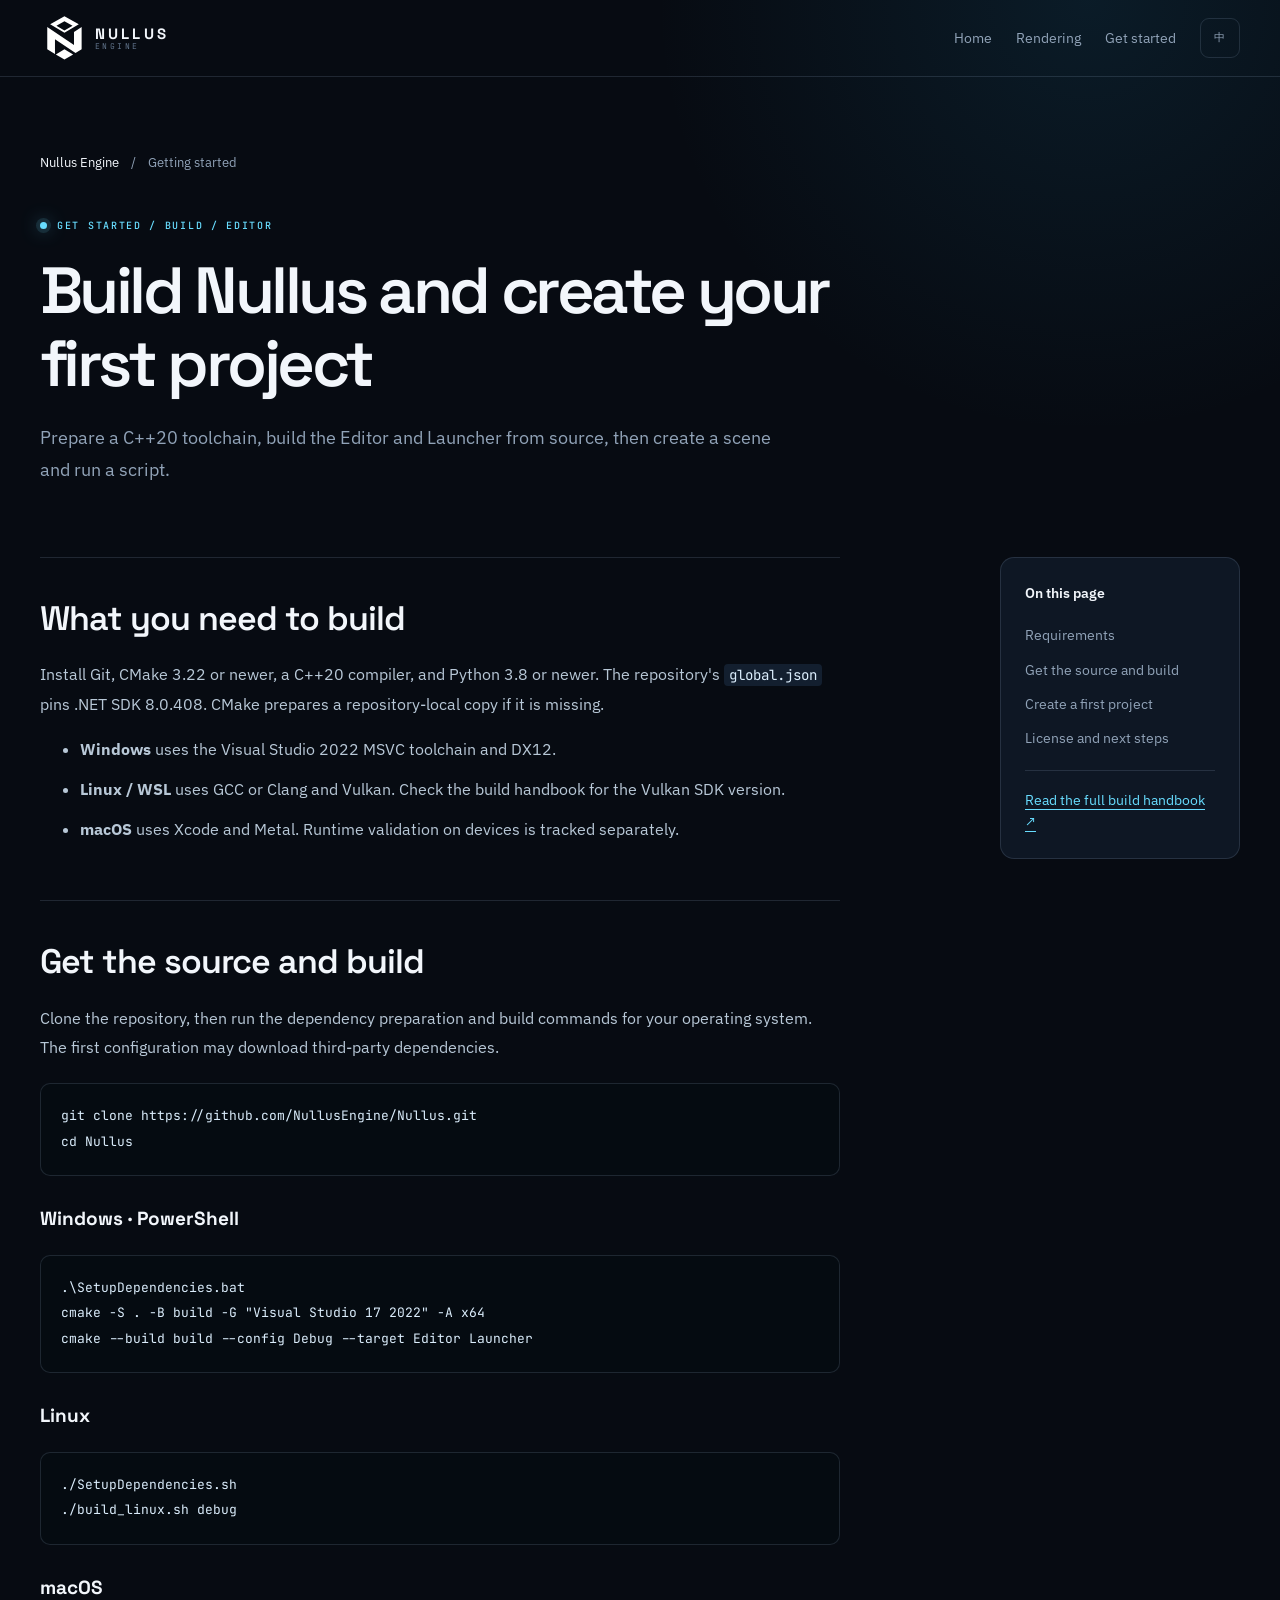
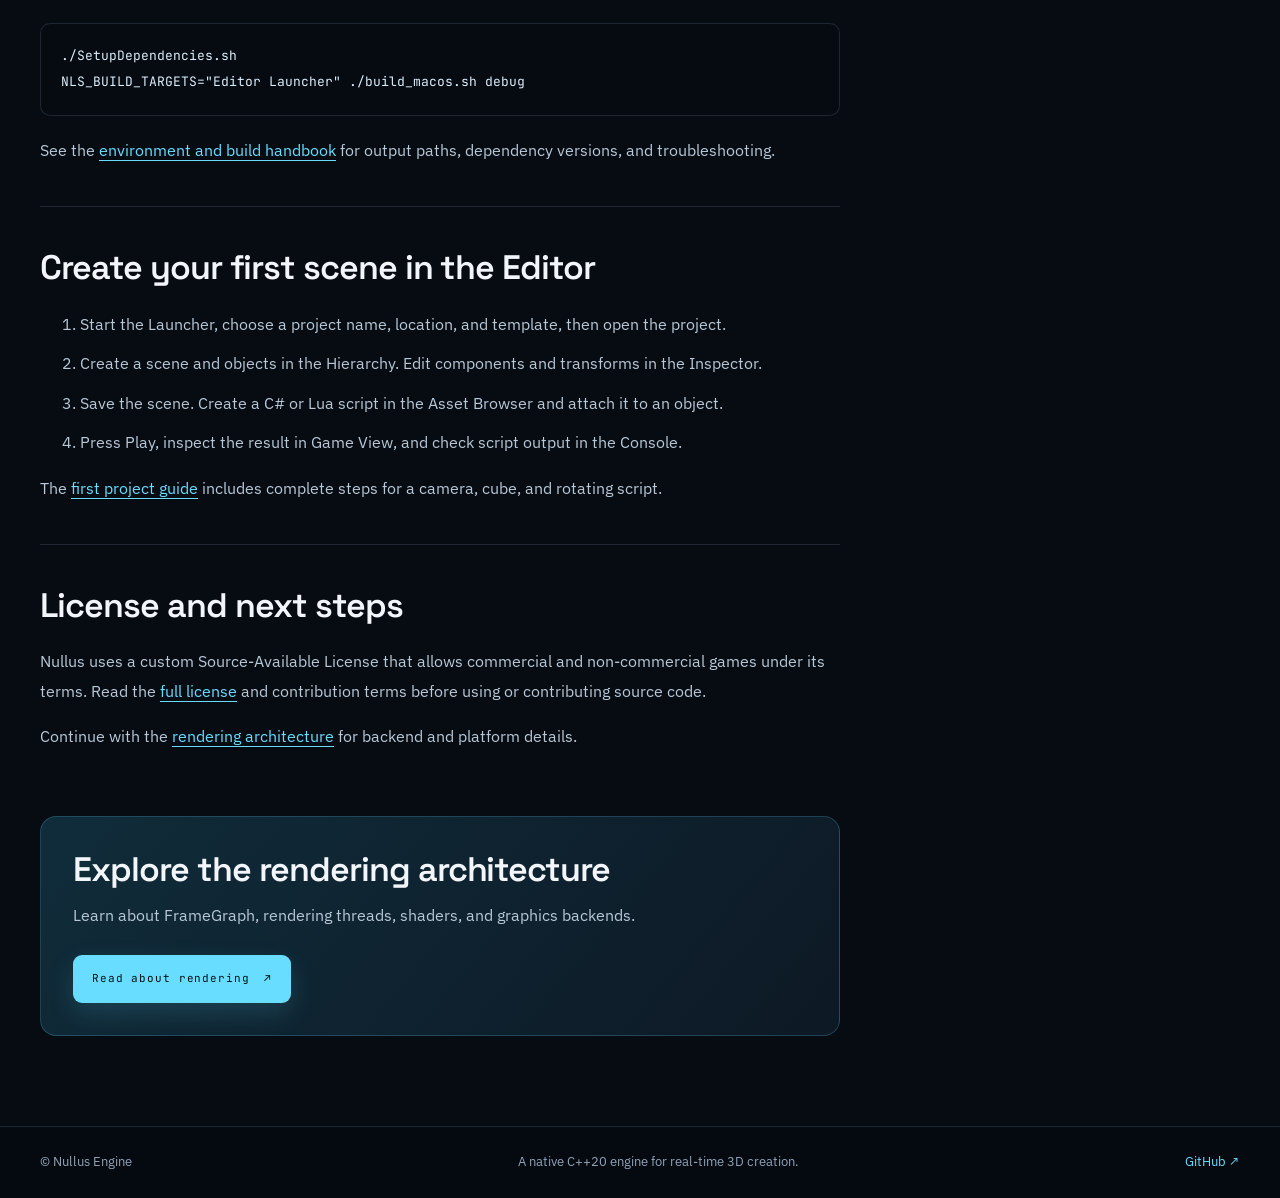
<file: en/getting-started/index.html>
<!doctype html>
<!-- Generated by deploy/generate_guides.py. Edit the source and regenerate. -->
<html lang="en">
<head>
  <meta charset="utf-8">
  <meta name="viewport" content="width=device-width, initial-scale=1">
  <meta name="theme-color" content="#070b12">
  <meta name="robots" content="index,follow,max-image-preview:large">
  <title>Build from Source and Create a Project | Nullus Engine</title>
  <meta name="description" content="Find Nullus game engine requirements, build commands for Windows, Linux, and macOS, and the steps to create a first scene in the Editor.">
  <link rel="canonical" href="https://www.nullusengine.com/en/getting-started/">
  <link rel="alternate" hreflang="zh-CN" href="https://www.nullusengine.com/zh-cn/getting-started/">
  <link rel="alternate" hreflang="en" href="https://www.nullusengine.com/en/getting-started/">
  <link rel="alternate" hreflang="x-default" href="https://www.nullusengine.com/zh-cn/getting-started/">
  <meta property="og:type" content="website">
  <meta property="og:site_name" content="Nullus Engine">
  <meta property="og:locale" content="en_US">
  <meta property="og:locale:alternate" content="zh_CN">
  <meta property="og:title" content="Build from Source and Create a Project | Nullus Engine">
  <meta property="og:description" content="Find Nullus game engine requirements, build commands for Windows, Linux, and macOS, and the steps to create a first scene in the Editor.">
  <meta property="og:url" content="https://www.nullusengine.com/en/getting-started/">
  <meta property="og:image" content="https://www.nullusengine.com/assets/og-cover.jpg">
  <meta property="og:image:type" content="image/jpeg">
  <meta property="og:image:width" content="1200">
  <meta property="og:image:height" content="630">
  <meta property="og:image:alt" content="Nullus Engine Editor and real-time 3D scene">
  <meta name="twitter:card" content="summary_large_image">
  <meta name="twitter:title" content="Build from Source and Create a Project | Nullus Engine">
  <meta name="twitter:description" content="Find Nullus game engine requirements, build commands for Windows, Linux, and macOS, and the steps to create a first scene in the Editor.">
  <meta name="twitter:image" content="https://www.nullusengine.com/assets/og-cover.jpg">
  <link rel="icon" href="../../assets/favicon.png" type="image/png" sizes="96x96">
  <link rel="preconnect" href="https://fonts.googleapis.com">
  <link rel="preconnect" href="https://fonts.gstatic.com" crossorigin>
  <link href="https://fonts.googleapis.com/css2?family=IBM+Plex+Sans:wght@400;500;600;700&amp;family=JetBrains+Mono:wght@400;500;600&amp;family=Space+Grotesk:wght@500;600;700&amp;display=swap" rel="stylesheet">
  <link rel="stylesheet" href="../../styles.css">
  <script type="application/ld+json">{
  "@context": "https://schema.org",
  "@graph": [
    {
      "@type": "WebPage",
      "@id": "https://www.nullusengine.com/en/getting-started/#webpage",
      "url": "https://www.nullusengine.com/en/getting-started/",
      "name": "Build from Source and Create a Project | Nullus Engine",
      "description": "Find Nullus game engine requirements, build commands for Windows, Linux, and macOS, and the steps to create a first scene in the Editor.",
      "inLanguage": "en",
      "isPartOf": {
        "@id": "https://www.nullusengine.com/#website"
      },
      "breadcrumb": {
        "@id": "https://www.nullusengine.com/en/getting-started/#breadcrumb"
      }
    },
    {
      "@type": "BreadcrumbList",
      "@id": "https://www.nullusengine.com/en/getting-started/#breadcrumb",
      "itemListElement": [
        {
          "@type": "ListItem",
          "position": 1,
          "name": "Nullus Engine",
          "item": "https://www.nullusengine.com/en/"
        },
        {
          "@type": "ListItem",
          "position": 2,
          "name": "Getting started",
          "item": "https://www.nullusengine.com/en/getting-started/"
        }
      ]
    }
  ]
}</script>
</head>
<body class="guide-page">
  <a class="skip-link" href="#main">Skip to main content</a>
  <header class="guide-header">
    <div class="container guide-header-inner">
      <a class="brand" href="../" data-file-href="../index.html" aria-label="Nullus Engine">
        <span class="brand-mark-wrap" aria-hidden="true"><img class="brand-mark" src="../../assets/NullusIcon.svg" alt="" width="44" height="44"></span>
        <span class="brand-copy"><span class="brand-name">NULLUS</span><span class="brand-type">ENGINE</span></span>
      </a>
      <nav class="guide-nav" aria-label="Main navigation">
        <a href="../" data-file-href="../index.html">Home</a>
        <a href="../rendering/" data-file-href="../rendering/index.html">Rendering</a>
        <a href="../getting-started/" data-file-href="../getting-started/index.html">Get started</a>
        <a class="lang-toggle" href="../../zh-cn/getting-started/" data-file-href="../../zh-cn/getting-started/index.html" hreflang="zh-CN" aria-label="切换为中文">中</a>
      </nav>
    </div>
  </header>
  <main id="main" class="container">
    <div class="guide-hero">
      <nav class="guide-breadcrumb" aria-label="Breadcrumb"><a href="../" data-file-href="../index.html">Nullus Engine</a><span aria-hidden="true">/</span><span aria-current="page">Getting started</span></nav>
      <p class="eyebrow"><span class="eyebrow-dot"></span><span>GET STARTED / BUILD / EDITOR</span></p>
      <h1>Build Nullus and create your first project</h1>
      <p class="guide-lead">Prepare a C++20 toolchain, build the Editor and Launcher from source, then create a scene and run a script.</p>
    </div>
    <div class="guide-layout">
      <article class="guide-article">
        <section class="guide-section" id="requirements">
                <h2>What you need to build</h2>
                <p>Install Git, CMake 3.22 or newer, a C++20 compiler, and Python 3.8 or newer. The repository's <code>global.json</code> pins .NET SDK 8.0.408. CMake prepares a repository-local copy if it is missing.</p>
                <ul><li><strong>Windows</strong> uses the Visual Studio 2022 MSVC toolchain and DX12.</li><li><strong>Linux / WSL</strong> uses GCC or Clang and Vulkan. Check the build handbook for the Vulkan SDK version.</li><li><strong>macOS</strong> uses Xcode and Metal. Runtime validation on devices is tracked separately.</li></ul>
              </section>
              <section class="guide-section" id="build">
                <h2>Get the source and build</h2>
                <p>Clone the repository, then run the dependency preparation and build commands for your operating system. The first configuration may download third-party dependencies.</p>
                <pre><code>git clone https://github.com/NullusEngine/Nullus.git
cd Nullus</code></pre>
                <h3>Windows · PowerShell</h3>
                <pre><code>.\SetupDependencies.bat
cmake -S . -B build -G "Visual Studio 17 2022" -A x64
cmake --build build --config Debug --target Editor Launcher</code></pre>
                <h3>Linux</h3>
                <pre><code>./SetupDependencies.sh
./build_linux.sh debug</code></pre>
                <h3>macOS</h3>
                <pre><code>./SetupDependencies.sh
NLS_BUILD_TARGETS="Editor Launcher" ./build_macos.sh debug</code></pre>
                <p>See the <a href="https://github.com/NullusEngine/Nullus/blob/main/Docs/en/getting-started/build.md">environment and build handbook</a> for output paths, dependency versions, and troubleshooting.</p>
              </section>
              <section class="guide-section" id="first-project">
                <h2>Create your first scene in the Editor</h2>
                <ol><li>Start the Launcher, choose a project name, location, and template, then open the project.</li><li>Create a scene and objects in the Hierarchy. Edit components and transforms in the Inspector.</li><li>Save the scene. Create a C# or Lua script in the Asset Browser and attach it to an object.</li><li>Press Play, inspect the result in Game View, and check script output in the Console.</li></ol>
                <p>The <a href="https://github.com/NullusEngine/Nullus/blob/main/Docs/en/getting-started/first-project.md">first project guide</a> includes complete steps for a camera, cube, and rotating script.</p>
              </section>
              <section class="guide-section" id="license">
                <h2>License and next steps</h2>
                <p>Nullus uses a custom Source-Available License that allows commercial and non-commercial games under its terms. Read the <a href="https://github.com/NullusEngine/Nullus/blob/main/LICENSE">full license</a> and contribution terms before using or contributing source code.</p>
                <p>Continue with the <a href="../rendering/" data-file-href="../rendering/index.html">rendering architecture</a> for backend and platform details.</p>
              </section>
        <div class="guide-next"><h2>Explore the rendering architecture</h2><p>Learn about FrameGraph, rendering threads, shaders, and graphics backends.</p><a class="button button-primary" href="../rendering/" data-file-href="../rendering/index.html">Read about rendering <span aria-hidden="true">↗</span></a></div>
      </article>
      <aside class="guide-aside" aria-label="On this page">
        <span class="guide-aside-label">On this page</span>
        <nav><a href="#requirements">Requirements</a>
<a href="#build">Get the source and build</a>
<a href="#first-project">Create a first project</a>
<a href="#license">License and next steps</a></nav>
        <a class="guide-source" href="https://github.com/NullusEngine/Nullus/blob/main/Docs/en/getting-started/build.md" target="_blank" rel="noreferrer">Read the full build handbook <span aria-hidden="true">↗</span></a>
      </aside>
    </div>
  </main>
  <footer class="guide-footer"><div class="container guide-footer-inner"><span>© Nullus Engine</span><span>A native C++20 engine for real-time 3D creation.</span><a href="https://github.com/NullusEngine/Nullus" target="_blank" rel="noreferrer">GitHub ↗</a></div></footer>
  <script>if (location.protocol === 'file:') document.querySelectorAll('[data-file-href]').forEach(function (link) { link.href = link.dataset.fileHref; });</script>
</body>
</html>
</file>
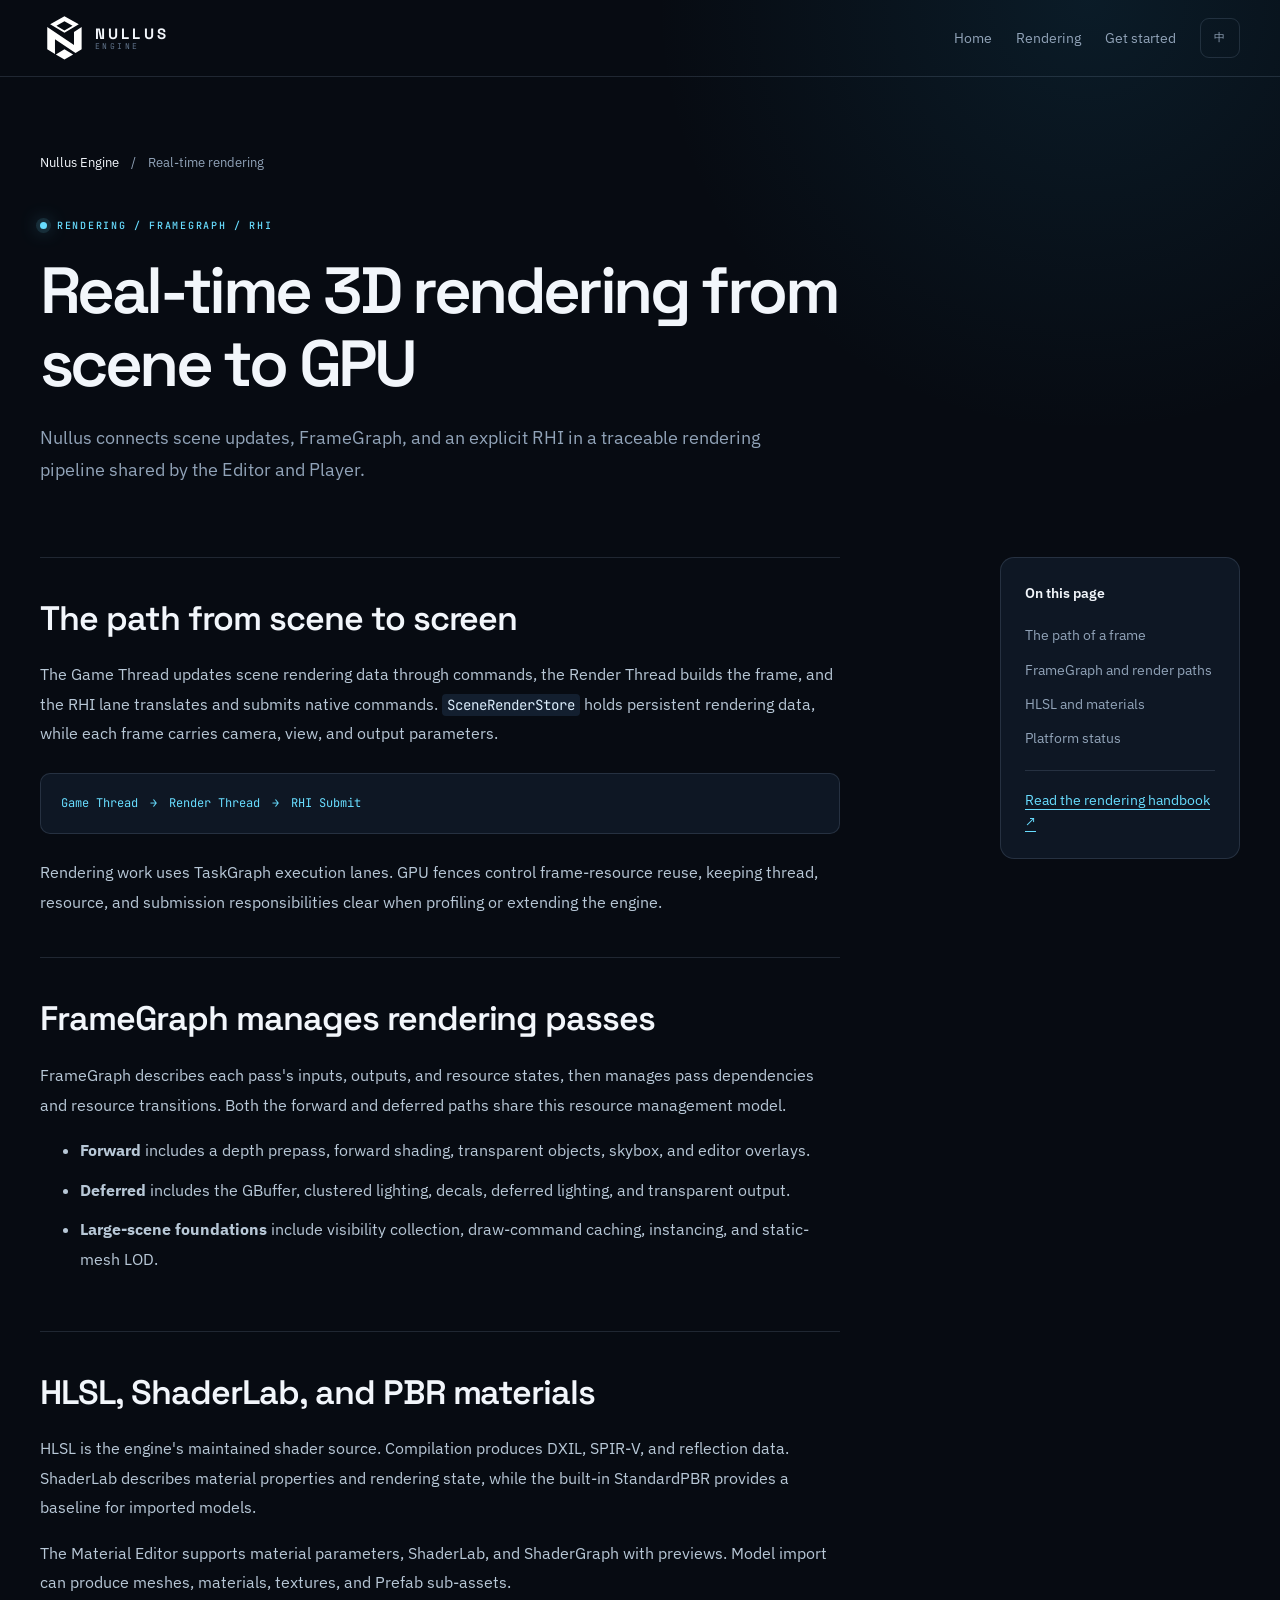
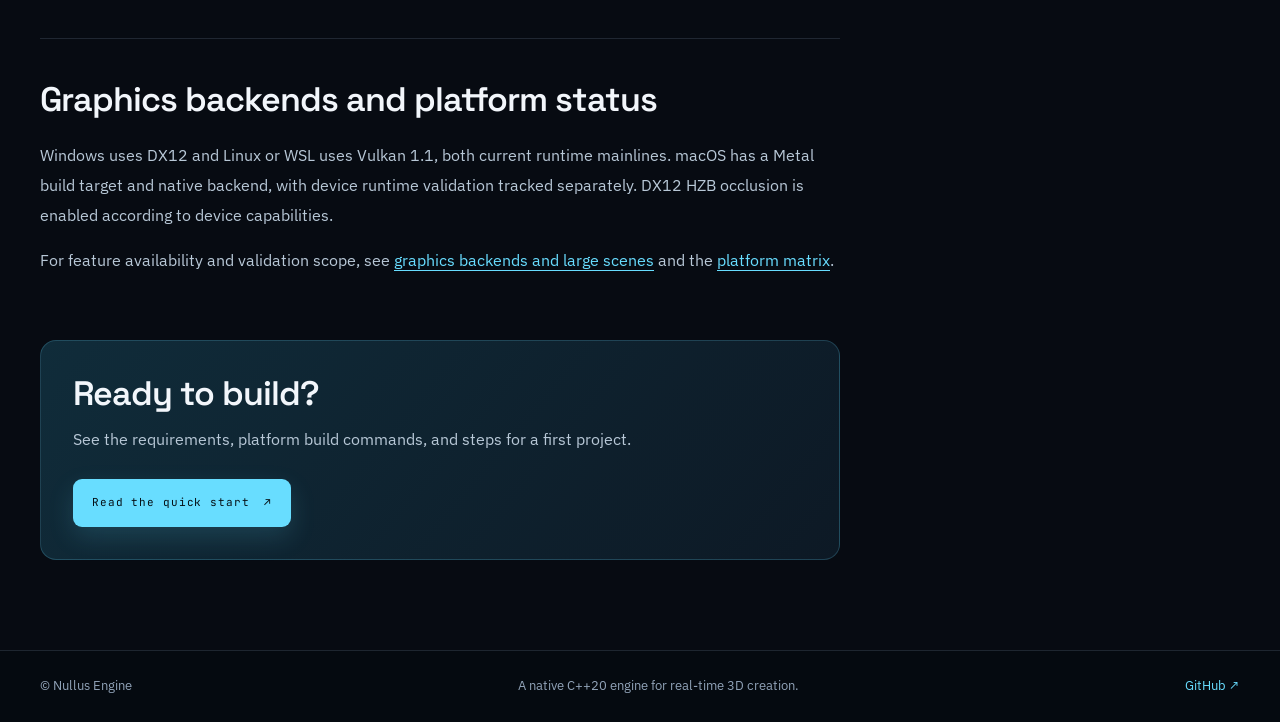
<file: en/rendering/index.html>
<!doctype html>
<!-- Generated by deploy/generate_guides.py. Edit the source and regenerate. -->
<html lang="en">
<head>
  <meta charset="utf-8">
  <meta name="viewport" content="width=device-width, initial-scale=1">
  <meta name="theme-color" content="#070b12">
  <meta name="robots" content="index,follow,max-image-preview:large">
  <title>Real-Time Rendering and RHI | Nullus Engine</title>
  <meta name="description" content="Explore the Nullus real-time 3D rendering architecture: FrameGraph, explicit RHI, HLSL, forward and deferred paths, and DX12, Vulkan, and Metal platform status.">
  <link rel="canonical" href="https://www.nullusengine.com/en/rendering/">
  <link rel="alternate" hreflang="zh-CN" href="https://www.nullusengine.com/zh-cn/rendering/">
  <link rel="alternate" hreflang="en" href="https://www.nullusengine.com/en/rendering/">
  <link rel="alternate" hreflang="x-default" href="https://www.nullusengine.com/zh-cn/rendering/">
  <meta property="og:type" content="website">
  <meta property="og:site_name" content="Nullus Engine">
  <meta property="og:locale" content="en_US">
  <meta property="og:locale:alternate" content="zh_CN">
  <meta property="og:title" content="Real-Time Rendering and RHI | Nullus Engine">
  <meta property="og:description" content="Explore the Nullus real-time 3D rendering architecture: FrameGraph, explicit RHI, HLSL, forward and deferred paths, and DX12, Vulkan, and Metal platform status.">
  <meta property="og:url" content="https://www.nullusengine.com/en/rendering/">
  <meta property="og:image" content="https://www.nullusengine.com/assets/og-cover.jpg">
  <meta property="og:image:type" content="image/jpeg">
  <meta property="og:image:width" content="1200">
  <meta property="og:image:height" content="630">
  <meta property="og:image:alt" content="Nullus Engine Editor and real-time 3D scene">
  <meta name="twitter:card" content="summary_large_image">
  <meta name="twitter:title" content="Real-Time Rendering and RHI | Nullus Engine">
  <meta name="twitter:description" content="Explore the Nullus real-time 3D rendering architecture: FrameGraph, explicit RHI, HLSL, forward and deferred paths, and DX12, Vulkan, and Metal platform status.">
  <meta name="twitter:image" content="https://www.nullusengine.com/assets/og-cover.jpg">
  <link rel="icon" href="../../assets/favicon.png" type="image/png" sizes="96x96">
  <link rel="preconnect" href="https://fonts.googleapis.com">
  <link rel="preconnect" href="https://fonts.gstatic.com" crossorigin>
  <link href="https://fonts.googleapis.com/css2?family=IBM+Plex+Sans:wght@400;500;600;700&amp;family=JetBrains+Mono:wght@400;500;600&amp;family=Space+Grotesk:wght@500;600;700&amp;display=swap" rel="stylesheet">
  <link rel="stylesheet" href="../../styles.css">
  <script type="application/ld+json">{
  "@context": "https://schema.org",
  "@graph": [
    {
      "@type": "WebPage",
      "@id": "https://www.nullusengine.com/en/rendering/#webpage",
      "url": "https://www.nullusengine.com/en/rendering/",
      "name": "Real-Time Rendering and RHI | Nullus Engine",
      "description": "Explore the Nullus real-time 3D rendering architecture: FrameGraph, explicit RHI, HLSL, forward and deferred paths, and DX12, Vulkan, and Metal platform status.",
      "inLanguage": "en",
      "isPartOf": {
        "@id": "https://www.nullusengine.com/#website"
      },
      "breadcrumb": {
        "@id": "https://www.nullusengine.com/en/rendering/#breadcrumb"
      }
    },
    {
      "@type": "BreadcrumbList",
      "@id": "https://www.nullusengine.com/en/rendering/#breadcrumb",
      "itemListElement": [
        {
          "@type": "ListItem",
          "position": 1,
          "name": "Nullus Engine",
          "item": "https://www.nullusengine.com/en/"
        },
        {
          "@type": "ListItem",
          "position": 2,
          "name": "Real-time rendering",
          "item": "https://www.nullusengine.com/en/rendering/"
        }
      ]
    }
  ]
}</script>
</head>
<body class="guide-page">
  <a class="skip-link" href="#main">Skip to main content</a>
  <header class="guide-header">
    <div class="container guide-header-inner">
      <a class="brand" href="../" data-file-href="../index.html" aria-label="Nullus Engine">
        <span class="brand-mark-wrap" aria-hidden="true"><img class="brand-mark" src="../../assets/NullusIcon.svg" alt="" width="44" height="44"></span>
        <span class="brand-copy"><span class="brand-name">NULLUS</span><span class="brand-type">ENGINE</span></span>
      </a>
      <nav class="guide-nav" aria-label="Main navigation">
        <a href="../" data-file-href="../index.html">Home</a>
        <a href="../rendering/" data-file-href="../rendering/index.html">Rendering</a>
        <a href="../getting-started/" data-file-href="../getting-started/index.html">Get started</a>
        <a class="lang-toggle" href="../../zh-cn/rendering/" data-file-href="../../zh-cn/rendering/index.html" hreflang="zh-CN" aria-label="切换为中文">中</a>
      </nav>
    </div>
  </header>
  <main id="main" class="container">
    <div class="guide-hero">
      <nav class="guide-breadcrumb" aria-label="Breadcrumb"><a href="../" data-file-href="../index.html">Nullus Engine</a><span aria-hidden="true">/</span><span aria-current="page">Real-time rendering</span></nav>
      <p class="eyebrow"><span class="eyebrow-dot"></span><span>RENDERING / FRAMEGRAPH / RHI</span></p>
      <h1>Real-time 3D rendering from scene to GPU</h1>
      <p class="guide-lead">Nullus connects scene updates, FrameGraph, and an explicit RHI in a traceable rendering pipeline shared by the Editor and Player.</p>
    </div>
    <div class="guide-layout">
      <article class="guide-article">
        <section class="guide-section" id="frame">
  <h2>The path from scene to screen</h2>
  <p>The Game Thread updates scene rendering data through commands, the Render Thread builds the frame, and the RHI lane translates and submits native commands. <code>SceneRenderStore</code> holds persistent rendering data, while each frame carries camera, view, and output parameters.</p>
  <div class="guide-flow" aria-label="Rendering pipeline"><span>Game Thread</span><span aria-hidden="true">→</span><span>Render Thread</span><span aria-hidden="true">→</span><span>RHI Submit</span></div>
  <p>Rendering work uses TaskGraph execution lanes. GPU fences control frame-resource reuse, keeping thread, resource, and submission responsibilities clear when profiling or extending the engine.</p>
</section>
<section class="guide-section" id="framegraph">
  <h2>FrameGraph manages rendering passes</h2>
  <p>FrameGraph describes each pass's inputs, outputs, and resource states, then manages pass dependencies and resource transitions. Both the forward and deferred paths share this resource management model.</p>
  <ul><li><strong>Forward</strong> includes a depth prepass, forward shading, transparent objects, skybox, and editor overlays.</li><li><strong>Deferred</strong> includes the GBuffer, clustered lighting, decals, deferred lighting, and transparent output.</li><li><strong>Large-scene foundations</strong> include visibility collection, draw-command caching, instancing, and static-mesh LOD.</li></ul>
</section>
<section class="guide-section" id="shaders">
  <h2>HLSL, ShaderLab, and PBR materials</h2>
  <p>HLSL is the engine's maintained shader source. Compilation produces DXIL, SPIR-V, and reflection data. ShaderLab describes material properties and rendering state, while the built-in StandardPBR provides a baseline for imported models.</p>
  <p>The Material Editor supports material parameters, ShaderLab, and ShaderGraph with previews. Model import can produce meshes, materials, textures, and Prefab sub-assets.</p>
</section>
<section class="guide-section" id="platforms">
  <h2>Graphics backends and platform status</h2>
  <p>Windows uses DX12 and Linux or WSL uses Vulkan 1.1, both current runtime mainlines. macOS has a Metal build target and native backend, with device runtime validation tracked separately. DX12 HZB occlusion is enabled according to device capabilities.</p>
  <p>For feature availability and validation scope, see <a href="https://github.com/NullusEngine/Nullus/blob/main/Docs/en/rendering/backends.md">graphics backends and large scenes</a> and the <a href="https://github.com/NullusEngine/Nullus/blob/main/Docs/en/platform-build/platforms.md">platform matrix</a>.</p>
</section>
        <div class="guide-next"><h2>Ready to build?</h2><p>See the requirements, platform build commands, and steps for a first project.</p><a class="button button-primary" href="../getting-started/" data-file-href="../getting-started/index.html">Read the quick start <span aria-hidden="true">↗</span></a></div>
      </article>
      <aside class="guide-aside" aria-label="On this page">
        <span class="guide-aside-label">On this page</span>
        <nav><a href="#frame">The path of a frame</a>
<a href="#framegraph">FrameGraph and render paths</a>
<a href="#shaders">HLSL and materials</a>
<a href="#platforms">Platform status</a></nav>
        <a class="guide-source" href="https://github.com/NullusEngine/Nullus/blob/main/Docs/en/rendering/overview.md" target="_blank" rel="noreferrer">Read the rendering handbook <span aria-hidden="true">↗</span></a>
      </aside>
    </div>
  </main>
  <footer class="guide-footer"><div class="container guide-footer-inner"><span>© Nullus Engine</span><span>A native C++20 engine for real-time 3D creation.</span><a href="https://github.com/NullusEngine/Nullus" target="_blank" rel="noreferrer">GitHub ↗</a></div></footer>
  <script>if (location.protocol === 'file:') document.querySelectorAll('[data-file-href]').forEach(function (link) { link.href = link.dataset.fileHref; });</script>
</body>
</html>
</file>
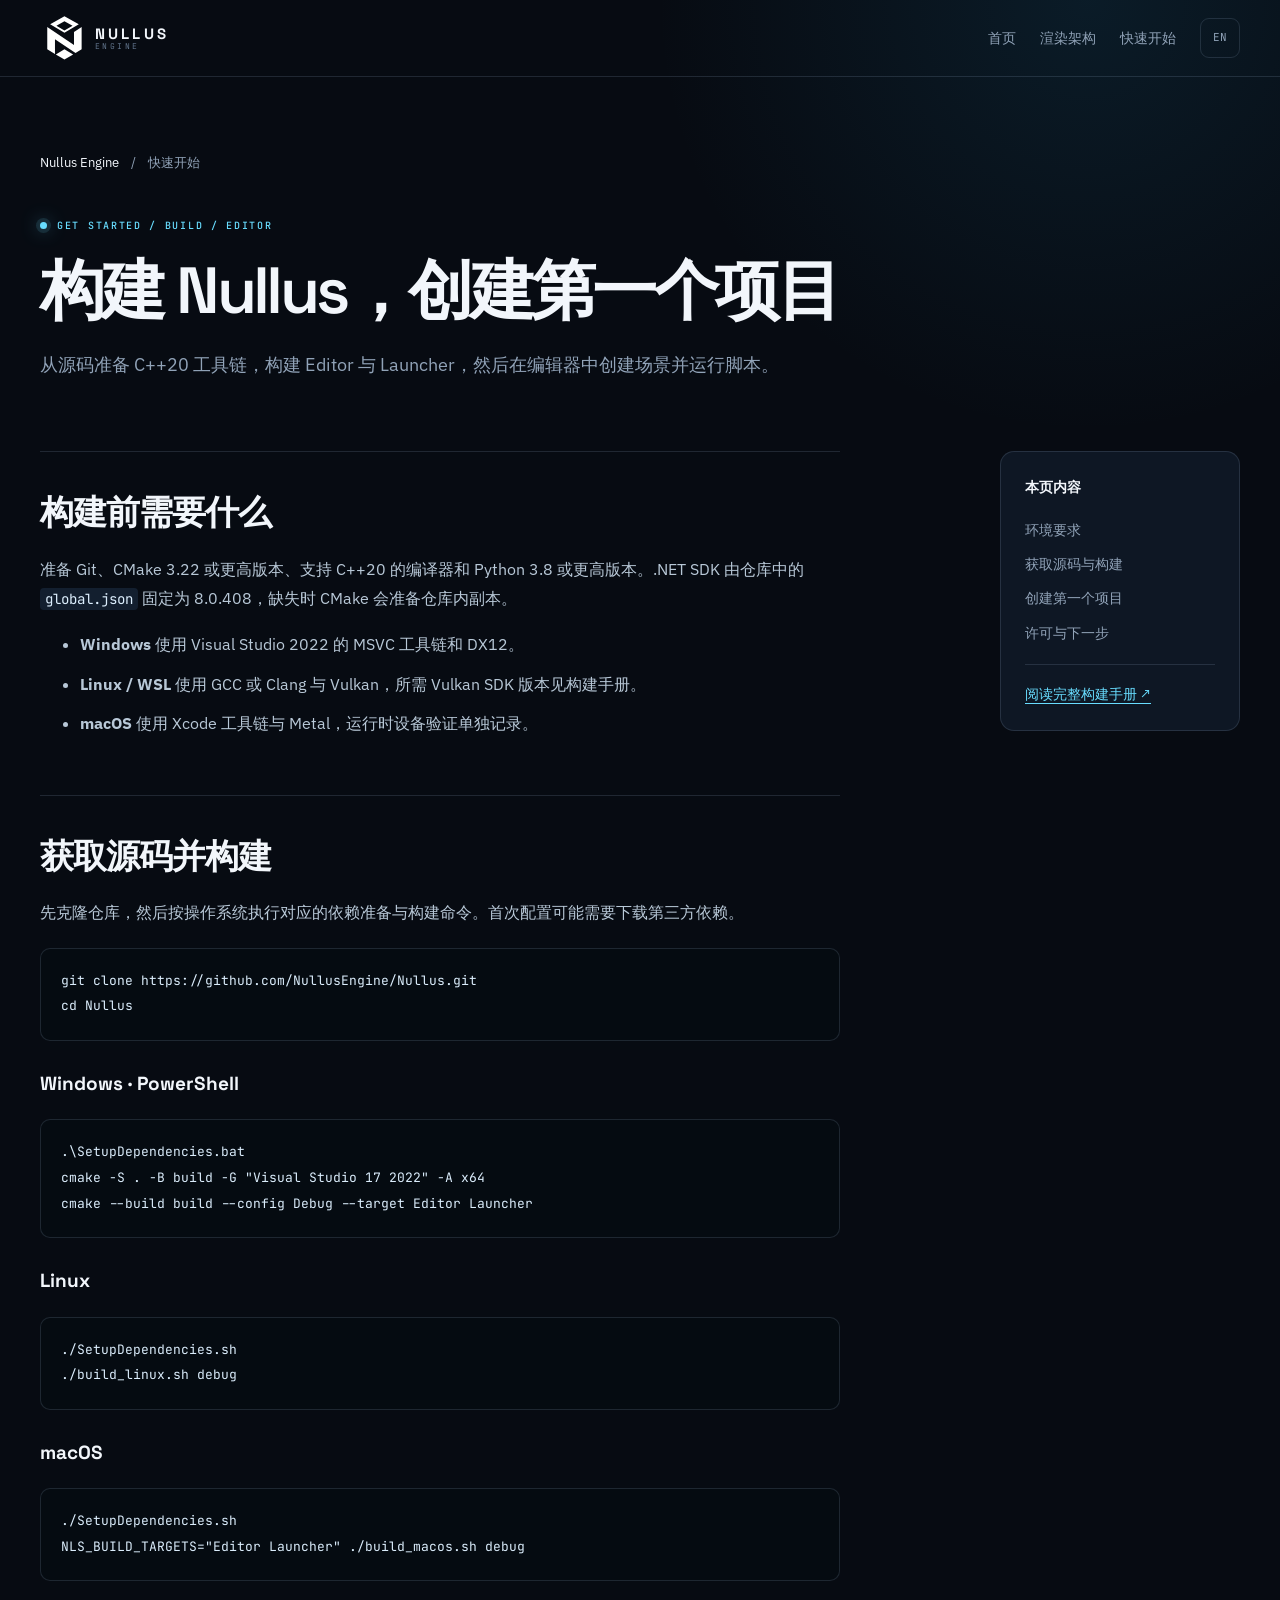
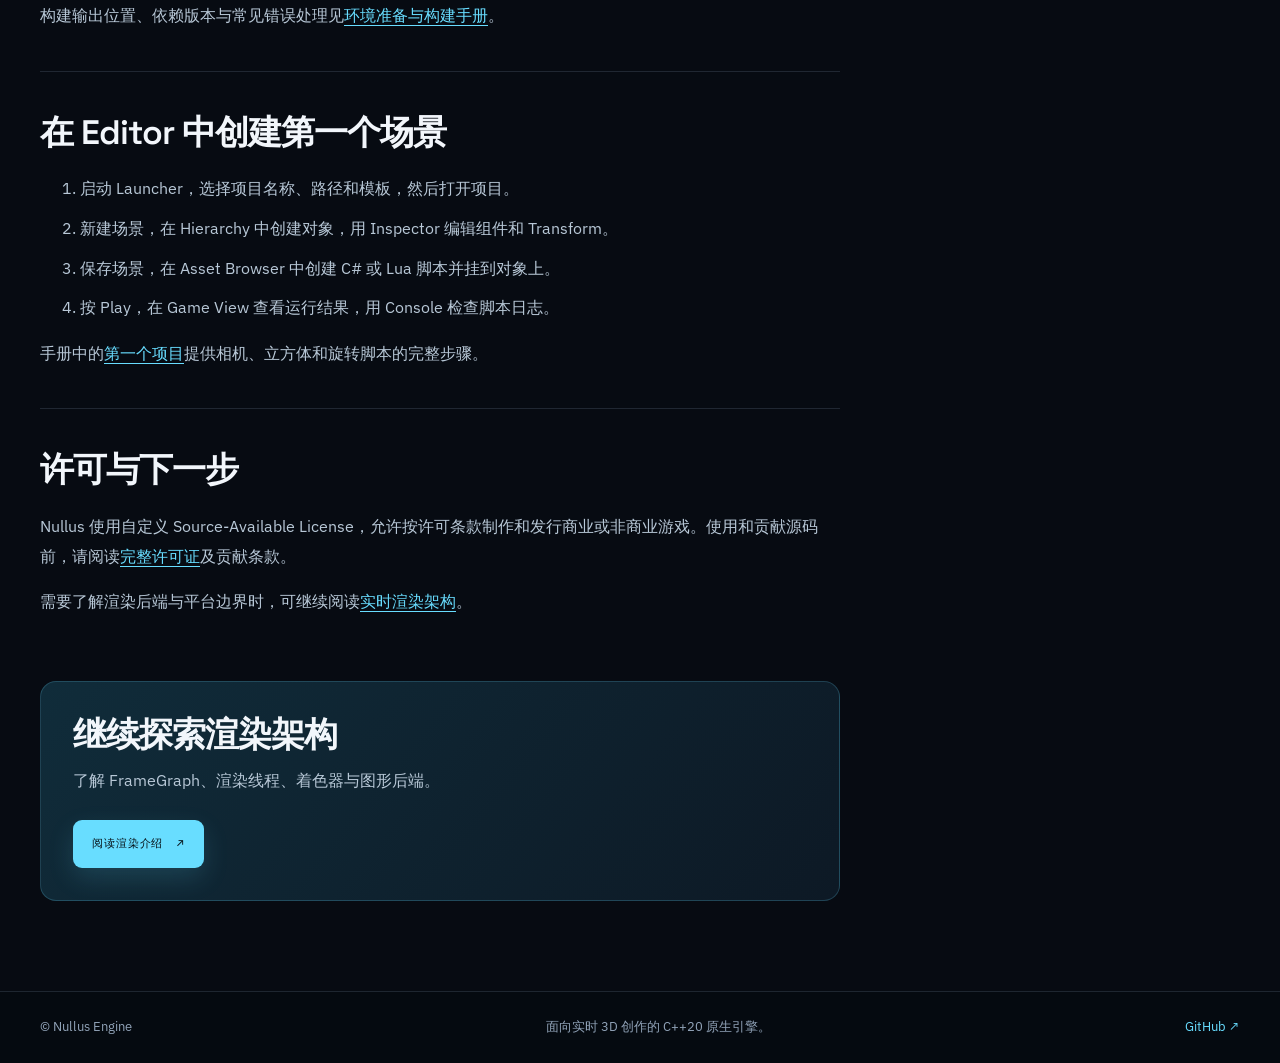
<file: zh-cn/getting-started/index.html>
<!doctype html>
<!-- Generated by deploy/generate_guides.py. Edit the source and regenerate. -->
<html lang="zh-CN">
<head>
  <meta charset="utf-8">
  <meta name="viewport" content="width=device-width, initial-scale=1">
  <meta name="theme-color" content="#070b12">
  <meta name="robots" content="index,follow,max-image-preview:large">
  <title>从源码构建与创建第一个项目 | Nullus Engine</title>
  <meta name="description" content="了解 Nullus 游戏引擎的环境要求、Windows、Linux 和 macOS 构建命令，以及如何在 Editor 中创建第一个场景。">
  <link rel="canonical" href="https://www.nullusengine.com/zh-cn/getting-started/">
  <link rel="alternate" hreflang="zh-CN" href="https://www.nullusengine.com/zh-cn/getting-started/">
  <link rel="alternate" hreflang="en" href="https://www.nullusengine.com/en/getting-started/">
  <link rel="alternate" hreflang="x-default" href="https://www.nullusengine.com/zh-cn/getting-started/">
  <meta property="og:type" content="website">
  <meta property="og:site_name" content="Nullus Engine">
  <meta property="og:locale" content="zh_CN">
  <meta property="og:locale:alternate" content="en_US">
  <meta property="og:title" content="从源码构建与创建第一个项目 | Nullus Engine">
  <meta property="og:description" content="了解 Nullus 游戏引擎的环境要求、Windows、Linux 和 macOS 构建命令，以及如何在 Editor 中创建第一个场景。">
  <meta property="og:url" content="https://www.nullusengine.com/zh-cn/getting-started/">
  <meta property="og:image" content="https://www.nullusengine.com/assets/og-cover.jpg">
  <meta property="og:image:type" content="image/jpeg">
  <meta property="og:image:width" content="1200">
  <meta property="og:image:height" content="630">
  <meta property="og:image:alt" content="Nullus Engine 编辑器和实时 3D 场景">
  <meta name="twitter:card" content="summary_large_image">
  <meta name="twitter:title" content="从源码构建与创建第一个项目 | Nullus Engine">
  <meta name="twitter:description" content="了解 Nullus 游戏引擎的环境要求、Windows、Linux 和 macOS 构建命令，以及如何在 Editor 中创建第一个场景。">
  <meta name="twitter:image" content="https://www.nullusengine.com/assets/og-cover.jpg">
  <link rel="icon" href="../../assets/favicon.png" type="image/png" sizes="96x96">
  <link rel="preconnect" href="https://fonts.googleapis.com">
  <link rel="preconnect" href="https://fonts.gstatic.com" crossorigin>
  <link href="https://fonts.googleapis.com/css2?family=IBM+Plex+Sans:wght@400;500;600;700&amp;family=JetBrains+Mono:wght@400;500;600&amp;family=Space+Grotesk:wght@500;600;700&amp;display=swap" rel="stylesheet">
  <link rel="stylesheet" href="../../styles.css">
  <script type="application/ld+json">{
  "@context": "https://schema.org",
  "@graph": [
    {
      "@type": "WebPage",
      "@id": "https://www.nullusengine.com/zh-cn/getting-started/#webpage",
      "url": "https://www.nullusengine.com/zh-cn/getting-started/",
      "name": "从源码构建与创建第一个项目 | Nullus Engine",
      "description": "了解 Nullus 游戏引擎的环境要求、Windows、Linux 和 macOS 构建命令，以及如何在 Editor 中创建第一个场景。",
      "inLanguage": "zh-CN",
      "isPartOf": {
        "@id": "https://www.nullusengine.com/#website"
      },
      "breadcrumb": {
        "@id": "https://www.nullusengine.com/zh-cn/getting-started/#breadcrumb"
      }
    },
    {
      "@type": "BreadcrumbList",
      "@id": "https://www.nullusengine.com/zh-cn/getting-started/#breadcrumb",
      "itemListElement": [
        {
          "@type": "ListItem",
          "position": 1,
          "name": "Nullus Engine",
          "item": "https://www.nullusengine.com/zh-cn/"
        },
        {
          "@type": "ListItem",
          "position": 2,
          "name": "快速开始",
          "item": "https://www.nullusengine.com/zh-cn/getting-started/"
        }
      ]
    }
  ]
}</script>
</head>
<body class="guide-page">
  <a class="skip-link" href="#main">跳转到主要内容</a>
  <header class="guide-header">
    <div class="container guide-header-inner">
      <a class="brand" href="../" data-file-href="../index.html" aria-label="Nullus Engine">
        <span class="brand-mark-wrap" aria-hidden="true"><img class="brand-mark" src="../../assets/NullusIcon.svg" alt="" width="44" height="44"></span>
        <span class="brand-copy"><span class="brand-name">NULLUS</span><span class="brand-type">ENGINE</span></span>
      </a>
      <nav class="guide-nav" aria-label="主导航">
        <a href="../" data-file-href="../index.html">首页</a>
        <a href="../rendering/" data-file-href="../rendering/index.html">渲染架构</a>
        <a href="../getting-started/" data-file-href="../getting-started/index.html">快速开始</a>
        <a class="lang-toggle" href="../../en/getting-started/" data-file-href="../../en/getting-started/index.html" hreflang="en" aria-label="Switch to English">EN</a>
      </nav>
    </div>
  </header>
  <main id="main" class="container">
    <div class="guide-hero">
      <nav class="guide-breadcrumb" aria-label="面包屑导航"><a href="../" data-file-href="../index.html">Nullus Engine</a><span aria-hidden="true">/</span><span aria-current="page">快速开始</span></nav>
      <p class="eyebrow"><span class="eyebrow-dot"></span><span>GET STARTED / BUILD / EDITOR</span></p>
      <h1>构建 Nullus，创建第一个项目</h1>
      <p class="guide-lead">从源码准备 C++20 工具链，构建 Editor 与 Launcher，然后在编辑器中创建场景并运行脚本。</p>
    </div>
    <div class="guide-layout">
      <article class="guide-article">
        <section class="guide-section" id="requirements">
                <h2>构建前需要什么</h2>
                <p>准备 Git、CMake 3.22 或更高版本、支持 C++20 的编译器和 Python 3.8 或更高版本。.NET SDK 由仓库中的 <code>global.json</code> 固定为 8.0.408，缺失时 CMake 会准备仓库内副本。</p>
                <ul><li><strong>Windows</strong> 使用 Visual Studio 2022 的 MSVC 工具链和 DX12。</li><li><strong>Linux / WSL</strong> 使用 GCC 或 Clang 与 Vulkan，所需 Vulkan SDK 版本见构建手册。</li><li><strong>macOS</strong> 使用 Xcode 工具链与 Metal，运行时设备验证单独记录。</li></ul>
              </section>
              <section class="guide-section" id="build">
                <h2>获取源码并构建</h2>
                <p>先克隆仓库，然后按操作系统执行对应的依赖准备与构建命令。首次配置可能需要下载第三方依赖。</p>
                <pre><code>git clone https://github.com/NullusEngine/Nullus.git
cd Nullus</code></pre>
                <h3>Windows · PowerShell</h3>
                <pre><code>.\SetupDependencies.bat
cmake -S . -B build -G "Visual Studio 17 2022" -A x64
cmake --build build --config Debug --target Editor Launcher</code></pre>
                <h3>Linux</h3>
                <pre><code>./SetupDependencies.sh
./build_linux.sh debug</code></pre>
                <h3>macOS</h3>
                <pre><code>./SetupDependencies.sh
NLS_BUILD_TARGETS="Editor Launcher" ./build_macos.sh debug</code></pre>
                <p>构建输出位置、依赖版本与常见错误处理见<a href="https://github.com/NullusEngine/Nullus/blob/main/Docs/zh-CN/getting-started/build.md">环境准备与构建手册</a>。</p>
              </section>
              <section class="guide-section" id="first-project">
                <h2>在 Editor 中创建第一个场景</h2>
                <ol><li>启动 Launcher，选择项目名称、路径和模板，然后打开项目。</li><li>新建场景，在 Hierarchy 中创建对象，用 Inspector 编辑组件和 Transform。</li><li>保存场景，在 Asset Browser 中创建 C# 或 Lua 脚本并挂到对象上。</li><li>按 Play，在 Game View 查看运行结果，用 Console 检查脚本日志。</li></ol>
                <p>手册中的<a href="https://github.com/NullusEngine/Nullus/blob/main/Docs/zh-CN/getting-started/first-project.md">第一个项目</a>提供相机、立方体和旋转脚本的完整步骤。</p>
              </section>
              <section class="guide-section" id="license">
                <h2>许可与下一步</h2>
                <p>Nullus 使用自定义 Source-Available License，允许按许可条款制作和发行商业或非商业游戏。使用和贡献源码前，请阅读<a href="https://github.com/NullusEngine/Nullus/blob/main/LICENSE">完整许可证</a>及贡献条款。</p>
                <p>需要了解渲染后端与平台边界时，可继续阅读<a href="../rendering/" data-file-href="../rendering/index.html">实时渲染架构</a>。</p>
              </section>
        <div class="guide-next"><h2>继续探索渲染架构</h2><p>了解 FrameGraph、渲染线程、着色器与图形后端。</p><a class="button button-primary" href="../rendering/" data-file-href="../rendering/index.html">阅读渲染介绍 <span aria-hidden="true">↗</span></a></div>
      </article>
      <aside class="guide-aside" aria-label="本页内容">
        <span class="guide-aside-label">本页内容</span>
        <nav><a href="#requirements">环境要求</a>
<a href="#build">获取源码与构建</a>
<a href="#first-project">创建第一个项目</a>
<a href="#license">许可与下一步</a></nav>
        <a class="guide-source" href="https://github.com/NullusEngine/Nullus/blob/main/Docs/zh-CN/getting-started/build.md" target="_blank" rel="noreferrer">阅读完整构建手册 <span aria-hidden="true">↗</span></a>
      </aside>
    </div>
  </main>
  <footer class="guide-footer"><div class="container guide-footer-inner"><span>© Nullus Engine</span><span>面向实时 3D 创作的 C++20 原生引擎。</span><a href="https://github.com/NullusEngine/Nullus" target="_blank" rel="noreferrer">GitHub ↗</a></div></footer>
  <script>if (location.protocol === 'file:') document.querySelectorAll('[data-file-href]').forEach(function (link) { link.href = link.dataset.fileHref; });</script>
</body>
</html>
</file>
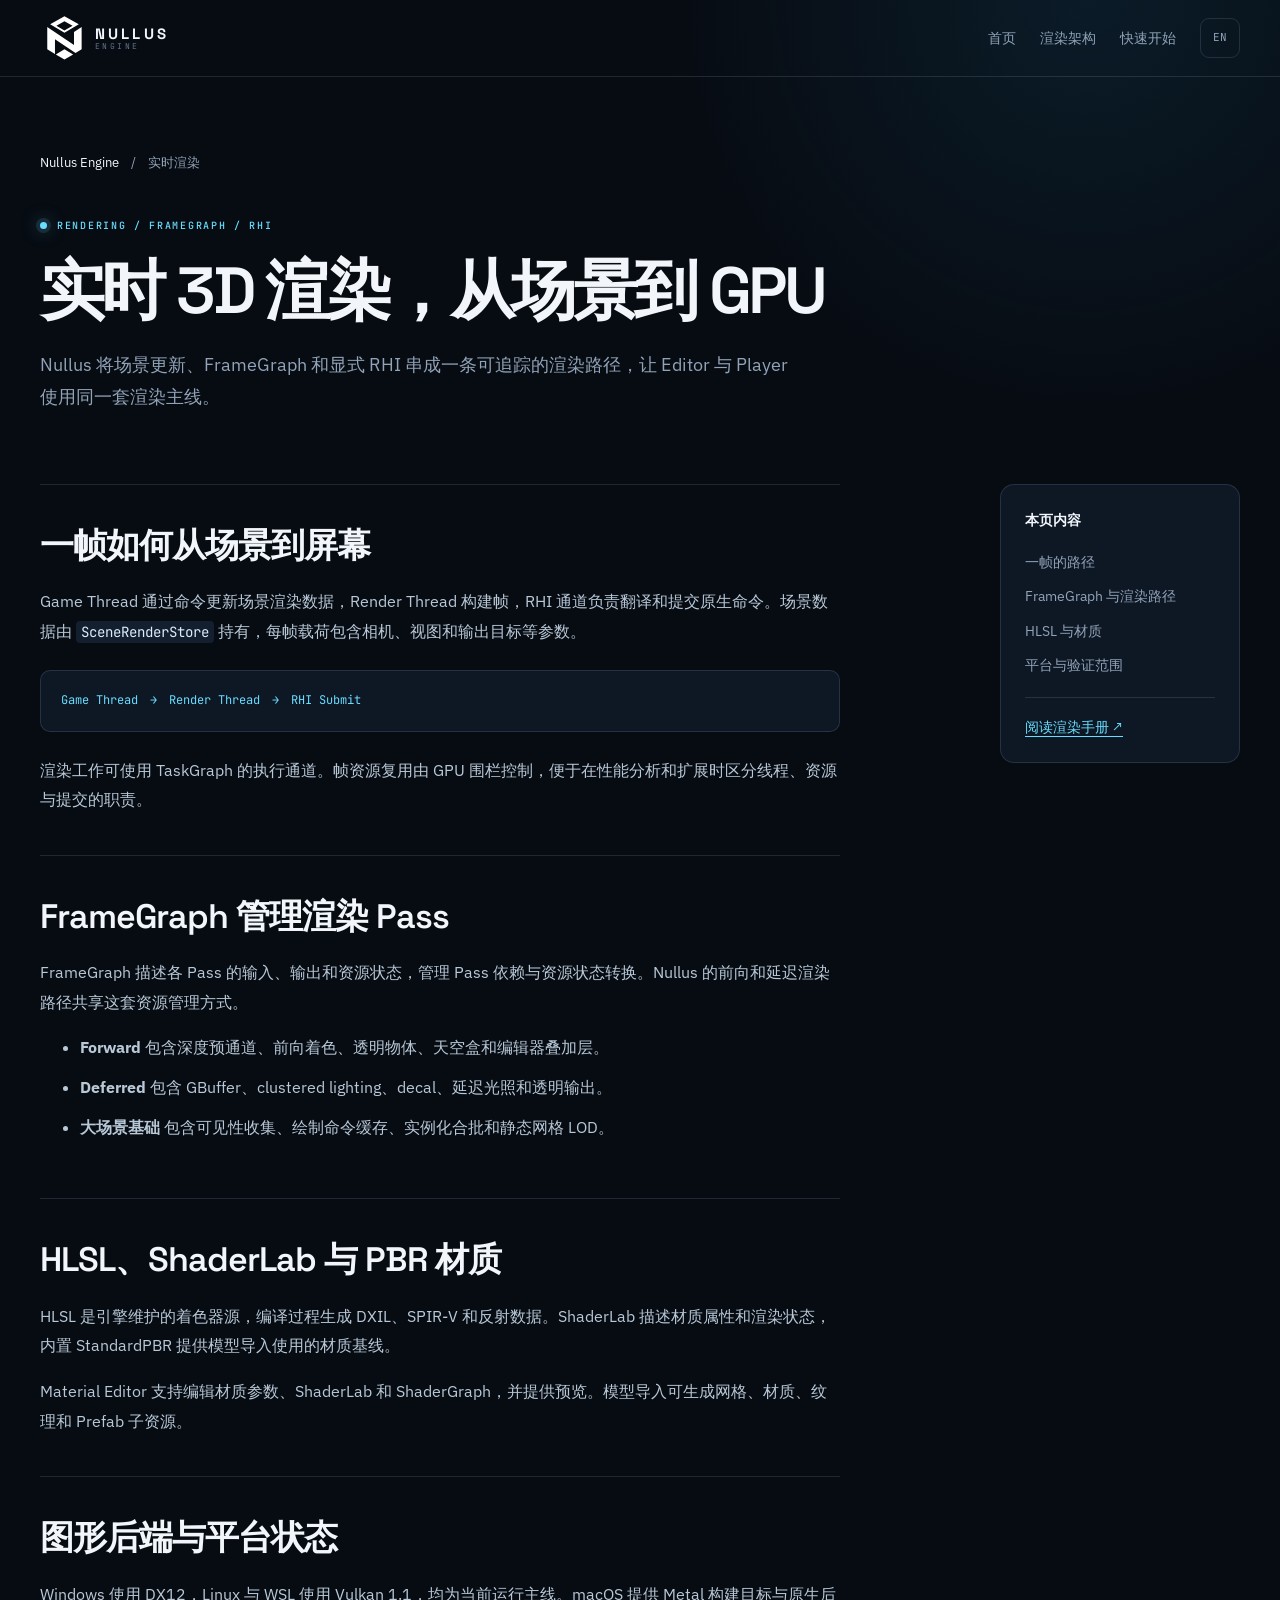
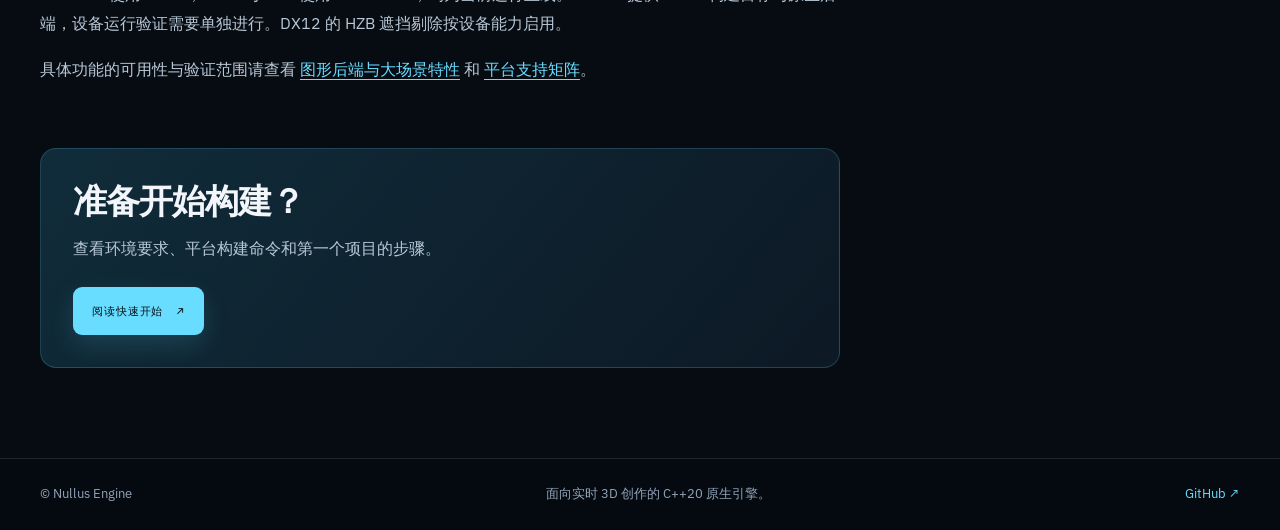
<file: zh-cn/rendering/index.html>
<!doctype html>
<!-- Generated by deploy/generate_guides.py. Edit the source and regenerate. -->
<html lang="zh-CN">
<head>
  <meta charset="utf-8">
  <meta name="viewport" content="width=device-width, initial-scale=1">
  <meta name="theme-color" content="#070b12">
  <meta name="robots" content="index,follow,max-image-preview:large">
  <title>实时渲染与多后端 RHI | Nullus Engine</title>
  <meta name="description" content="了解 Nullus 的实时 3D 渲染架构：FrameGraph、显式 RHI、HLSL、前向与延迟渲染，以及 DX12、Vulkan 和 Metal 的平台状态。">
  <link rel="canonical" href="https://www.nullusengine.com/zh-cn/rendering/">
  <link rel="alternate" hreflang="zh-CN" href="https://www.nullusengine.com/zh-cn/rendering/">
  <link rel="alternate" hreflang="en" href="https://www.nullusengine.com/en/rendering/">
  <link rel="alternate" hreflang="x-default" href="https://www.nullusengine.com/zh-cn/rendering/">
  <meta property="og:type" content="website">
  <meta property="og:site_name" content="Nullus Engine">
  <meta property="og:locale" content="zh_CN">
  <meta property="og:locale:alternate" content="en_US">
  <meta property="og:title" content="实时渲染与多后端 RHI | Nullus Engine">
  <meta property="og:description" content="了解 Nullus 的实时 3D 渲染架构：FrameGraph、显式 RHI、HLSL、前向与延迟渲染，以及 DX12、Vulkan 和 Metal 的平台状态。">
  <meta property="og:url" content="https://www.nullusengine.com/zh-cn/rendering/">
  <meta property="og:image" content="https://www.nullusengine.com/assets/og-cover.jpg">
  <meta property="og:image:type" content="image/jpeg">
  <meta property="og:image:width" content="1200">
  <meta property="og:image:height" content="630">
  <meta property="og:image:alt" content="Nullus Engine 编辑器和实时 3D 场景">
  <meta name="twitter:card" content="summary_large_image">
  <meta name="twitter:title" content="实时渲染与多后端 RHI | Nullus Engine">
  <meta name="twitter:description" content="了解 Nullus 的实时 3D 渲染架构：FrameGraph、显式 RHI、HLSL、前向与延迟渲染，以及 DX12、Vulkan 和 Metal 的平台状态。">
  <meta name="twitter:image" content="https://www.nullusengine.com/assets/og-cover.jpg">
  <link rel="icon" href="../../assets/favicon.png" type="image/png" sizes="96x96">
  <link rel="preconnect" href="https://fonts.googleapis.com">
  <link rel="preconnect" href="https://fonts.gstatic.com" crossorigin>
  <link href="https://fonts.googleapis.com/css2?family=IBM+Plex+Sans:wght@400;500;600;700&amp;family=JetBrains+Mono:wght@400;500;600&amp;family=Space+Grotesk:wght@500;600;700&amp;display=swap" rel="stylesheet">
  <link rel="stylesheet" href="../../styles.css">
  <script type="application/ld+json">{
  "@context": "https://schema.org",
  "@graph": [
    {
      "@type": "WebPage",
      "@id": "https://www.nullusengine.com/zh-cn/rendering/#webpage",
      "url": "https://www.nullusengine.com/zh-cn/rendering/",
      "name": "实时渲染与多后端 RHI | Nullus Engine",
      "description": "了解 Nullus 的实时 3D 渲染架构：FrameGraph、显式 RHI、HLSL、前向与延迟渲染，以及 DX12、Vulkan 和 Metal 的平台状态。",
      "inLanguage": "zh-CN",
      "isPartOf": {
        "@id": "https://www.nullusengine.com/#website"
      },
      "breadcrumb": {
        "@id": "https://www.nullusengine.com/zh-cn/rendering/#breadcrumb"
      }
    },
    {
      "@type": "BreadcrumbList",
      "@id": "https://www.nullusengine.com/zh-cn/rendering/#breadcrumb",
      "itemListElement": [
        {
          "@type": "ListItem",
          "position": 1,
          "name": "Nullus Engine",
          "item": "https://www.nullusengine.com/zh-cn/"
        },
        {
          "@type": "ListItem",
          "position": 2,
          "name": "实时渲染",
          "item": "https://www.nullusengine.com/zh-cn/rendering/"
        }
      ]
    }
  ]
}</script>
</head>
<body class="guide-page">
  <a class="skip-link" href="#main">跳转到主要内容</a>
  <header class="guide-header">
    <div class="container guide-header-inner">
      <a class="brand" href="../" data-file-href="../index.html" aria-label="Nullus Engine">
        <span class="brand-mark-wrap" aria-hidden="true"><img class="brand-mark" src="../../assets/NullusIcon.svg" alt="" width="44" height="44"></span>
        <span class="brand-copy"><span class="brand-name">NULLUS</span><span class="brand-type">ENGINE</span></span>
      </a>
      <nav class="guide-nav" aria-label="主导航">
        <a href="../" data-file-href="../index.html">首页</a>
        <a href="../rendering/" data-file-href="../rendering/index.html">渲染架构</a>
        <a href="../getting-started/" data-file-href="../getting-started/index.html">快速开始</a>
        <a class="lang-toggle" href="../../en/rendering/" data-file-href="../../en/rendering/index.html" hreflang="en" aria-label="Switch to English">EN</a>
      </nav>
    </div>
  </header>
  <main id="main" class="container">
    <div class="guide-hero">
      <nav class="guide-breadcrumb" aria-label="面包屑导航"><a href="../" data-file-href="../index.html">Nullus Engine</a><span aria-hidden="true">/</span><span aria-current="page">实时渲染</span></nav>
      <p class="eyebrow"><span class="eyebrow-dot"></span><span>RENDERING / FRAMEGRAPH / RHI</span></p>
      <h1>实时 3D 渲染，从场景到 GPU</h1>
      <p class="guide-lead">Nullus 将场景更新、FrameGraph 和显式 RHI 串成一条可追踪的渲染路径，让 Editor 与 Player 使用同一套渲染主线。</p>
    </div>
    <div class="guide-layout">
      <article class="guide-article">
        <section class="guide-section" id="frame">
  <h2>一帧如何从场景到屏幕</h2>
  <p>Game Thread 通过命令更新场景渲染数据，Render Thread 构建帧，RHI 通道负责翻译和提交原生命令。场景数据由 <code>SceneRenderStore</code> 持有，每帧载荷包含相机、视图和输出目标等参数。</p>
  <div class="guide-flow" aria-label="渲染流程"><span>Game Thread</span><span aria-hidden="true">→</span><span>Render Thread</span><span aria-hidden="true">→</span><span>RHI Submit</span></div>
  <p>渲染工作可使用 TaskGraph 的执行通道。帧资源复用由 GPU 围栏控制，便于在性能分析和扩展时区分线程、资源与提交的职责。</p>
</section>
<section class="guide-section" id="framegraph">
  <h2>FrameGraph 管理渲染 Pass</h2>
  <p>FrameGraph 描述各 Pass 的输入、输出和资源状态，管理 Pass 依赖与资源状态转换。Nullus 的前向和延迟渲染路径共享这套资源管理方式。</p>
  <ul><li><strong>Forward</strong> 包含深度预通道、前向着色、透明物体、天空盒和编辑器叠加层。</li><li><strong>Deferred</strong> 包含 GBuffer、clustered lighting、decal、延迟光照和透明输出。</li><li><strong>大场景基础</strong> 包含可见性收集、绘制命令缓存、实例化合批和静态网格 LOD。</li></ul>
</section>
<section class="guide-section" id="shaders">
  <h2>HLSL、ShaderLab 与 PBR 材质</h2>
  <p>HLSL 是引擎维护的着色器源，编译过程生成 DXIL、SPIR-V 和反射数据。ShaderLab 描述材质属性和渲染状态，内置 StandardPBR 提供模型导入使用的材质基线。</p>
  <p>Material Editor 支持编辑材质参数、ShaderLab 和 ShaderGraph，并提供预览。模型导入可生成网格、材质、纹理和 Prefab 子资源。</p>
</section>
<section class="guide-section" id="platforms">
  <h2>图形后端与平台状态</h2>
  <p>Windows 使用 DX12，Linux 与 WSL 使用 Vulkan 1.1，均为当前运行主线。macOS 提供 Metal 构建目标与原生后端，设备运行验证需要单独进行。DX12 的 HZB 遮挡剔除按设备能力启用。</p>
  <p>具体功能的可用性与验证范围请查看 <a href="https://github.com/NullusEngine/Nullus/blob/main/Docs/zh-CN/rendering/backends.md">图形后端与大场景特性</a> 和 <a href="https://github.com/NullusEngine/Nullus/blob/main/Docs/zh-CN/platform-build/platforms.md">平台支持矩阵</a>。</p>
</section>
        <div class="guide-next"><h2>准备开始构建？</h2><p>查看环境要求、平台构建命令和第一个项目的步骤。</p><a class="button button-primary" href="../getting-started/" data-file-href="../getting-started/index.html">阅读快速开始 <span aria-hidden="true">↗</span></a></div>
      </article>
      <aside class="guide-aside" aria-label="本页内容">
        <span class="guide-aside-label">本页内容</span>
        <nav><a href="#frame">一帧的路径</a>
<a href="#framegraph">FrameGraph 与渲染路径</a>
<a href="#shaders">HLSL 与材质</a>
<a href="#platforms">平台与验证范围</a></nav>
        <a class="guide-source" href="https://github.com/NullusEngine/Nullus/blob/main/Docs/zh-CN/rendering/overview.md" target="_blank" rel="noreferrer">阅读渲染手册 <span aria-hidden="true">↗</span></a>
      </aside>
    </div>
  </main>
  <footer class="guide-footer"><div class="container guide-footer-inner"><span>© Nullus Engine</span><span>面向实时 3D 创作的 C++20 原生引擎。</span><a href="https://github.com/NullusEngine/Nullus" target="_blank" rel="noreferrer">GitHub ↗</a></div></footer>
  <script>if (location.protocol === 'file:') document.querySelectorAll('[data-file-href]').forEach(function (link) { link.href = link.dataset.fileHref; });</script>
</body>
</html>
</file>
<file: styles.css>
:root {
  --bg: #070b12;
  --bg-elevated: #0b121d;
  --surface: #0e1724;
  --surface-raised: #131f2f;
  --surface-soft: rgba(18, 31, 47, 0.66);
  --text: #f2f6fb;
  --text-muted: #91a3b8;
  --text-dim: #60738a;
  --line: rgba(162, 188, 215, 0.16);
  --line-strong: rgba(162, 188, 215, 0.3);
  --accent: #68ddff;
  --accent-strong: #2397ff;
  --accent-soft: rgba(104, 221, 255, 0.12);
  --warm: #f5b858;
  --success: #9de56a;
  --danger: #ff7f74;
  --heading: 'Space Grotesk', 'IBM Plex Sans', 'Noto Sans SC', sans-serif;
  --body: 'IBM Plex Sans', 'Noto Sans SC', system-ui, sans-serif;
  --mono: 'JetBrains Mono', 'Cascadia Code', Consolas, monospace;
  --container: 1200px;
  --radius-lg: 22px;
  --radius-md: 16px;
  --radius-sm: 10px;
  --shadow-card: 0 20px 60px rgba(0, 0, 0, 0.22);
  --ease: cubic-bezier(0.22, 1, 0.36, 1);
}

* {
  box-sizing: border-box;
}

html {
  scroll-behavior: smooth;
  background: var(--bg);
}

body {
  margin: 0;
  color: var(--text);
  background: var(--bg);
  font-family: var(--body);
  font-size: 16px;
  line-height: 1.6;
  overflow-x: hidden;
}

body::before {
  position: fixed;
  inset: 0;
  z-index: -1;
  pointer-events: none;
  content: '';
  opacity: 0.18;
  background-image: linear-gradient(rgba(128, 163, 197, 0.06) 1px, transparent 1px), linear-gradient(90deg, rgba(128, 163, 197, 0.06) 1px, transparent 1px);
  background-size: 84px 84px;
  mask-image: linear-gradient(to bottom, #000 0%, transparent 72%);
}

a {
  color: inherit;
  text-decoration: none;
}

button,
a {
  -webkit-tap-highlight-color: transparent;
}

button,
a.button,
.card-link,
.text-link,
.desktop-nav a,
.mobile-nav a,
.header-github,
.lang-toggle {
  cursor: pointer;
}

button:focus-visible,
a:focus-visible {
  outline: 2px solid var(--accent);
  outline-offset: 4px;
}

img {
  display: block;
  max-width: 100%;
}

.container {
  width: min(calc(100% - 48px), var(--container));
  margin: 0 auto;
}

.skip-link {
  position: fixed;
  top: 12px;
  left: 16px;
  z-index: 100;
  padding: 10px 14px;
  color: var(--bg);
  background: var(--accent);
  border-radius: var(--radius-sm);
  transform: translateY(-160%);
  transition: transform 180ms ease;
}

.skip-link:focus {
  transform: translateY(0);
}

.site-shell {
  position: relative;
  isolation: isolate;
}

.site-header {
  position: fixed;
  top: 0;
  right: 0;
  left: 0;
  z-index: 20;
  border-bottom: 1px solid transparent;
  transition: background-color 220ms ease, border-color 220ms ease, backdrop-filter 220ms ease;
}

.site-header.is-scrolled {
  background: rgba(7, 11, 18, 0.82);
  border-bottom-color: var(--line);
  backdrop-filter: blur(18px);
}

.header-inner {
  display: flex;
  min-height: 76px;
  align-items: center;
  justify-content: space-between;
  gap: 24px;
}

.brand {
  display: inline-flex;
  align-items: center;
  gap: 11px;
  min-width: max-content;
}

.brand-mark-wrap {
  display: grid;
  width: 44px;
  height: 44px;
  place-items: center;
  overflow: hidden;
}

.brand-mark {
  width: 44px;
  height: 44px;
}

.brand-copy {
  display: flex;
  flex-direction: column;
  gap: 1px;
  line-height: 1;
}

.brand-name {
  font-family: var(--heading);
  font-size: 15px;
  font-weight: 700;
  letter-spacing: 0.21em;
}

.brand-type {
  color: var(--text-dim);
  font-family: var(--mono);
  font-size: 8px;
  letter-spacing: 0.3em;
}

.desktop-nav {
  display: flex;
  align-items: center;
  gap: 28px;
  margin-left: auto;
  margin-right: 36px;
}

.desktop-nav a,
.mobile-nav a {
  position: relative;
  color: var(--text-muted);
  font-family: var(--mono);
  font-size: 13px;
  letter-spacing: 0.05em;
  transition: color 180ms ease;
}

.desktop-nav a::after,
.mobile-nav a::after {
  position: absolute;
  right: 0;
  bottom: -9px;
  left: 0;
  height: 1px;
  content: '';
  background: var(--accent);
  transform: scaleX(0);
  transform-origin: right;
  transition: transform 180ms var(--ease);
}

.desktop-nav a:hover,
.mobile-nav a:hover {
  color: var(--text);
}

.desktop-nav a:hover::after,
.mobile-nav a:hover::after {
  transform: scaleX(1);
  transform-origin: left;
}

.header-actions {
  display: flex;
  align-items: center;
  gap: 13px;
}

.header-github {
  display: inline-flex;
  align-items: center;
  gap: 8px;
  color: var(--text-muted);
  font-family: var(--mono);
  font-size: 12px;
  transition: color 180ms ease;
}

.header-github:hover {
  color: var(--text);
}

.header-github svg {
  width: 17px;
  height: 17px;
  fill: currentColor;
}

.lang-toggle,
.menu-toggle {
  display: grid;
  place-items: center;
  width: 40px;
  height: 40px;
  padding: 0;
  color: var(--text-muted);
  background: transparent;
  border: 1px solid var(--line);
  border-radius: 9px;
  font-family: var(--mono);
  font-size: 11px;
  letter-spacing: 0.03em;
  transition: border-color 180ms ease, color 180ms ease, background-color 180ms ease;
}

.lang-toggle:hover {
  color: var(--accent);
  background: var(--accent-soft);
  border-color: rgba(104, 221, 255, 0.42);
}

.menu-toggle {
  display: none;
  position: relative;
}

.menu-toggle span {
  position: absolute;
  width: 16px;
  height: 1px;
  background: currentColor;
  transition: transform 180ms ease;
}

.menu-toggle span:first-child {
  transform: translateY(-3px);
}

.menu-toggle span:last-child {
  transform: translateY(3px);
}

.menu-toggle[aria-expanded='true'] span:first-child {
  transform: rotate(45deg);
}

.menu-toggle[aria-expanded='true'] span:last-child {
  transform: rotate(-45deg);
}

.mobile-nav {
  display: none;
}

.hero {
  position: relative;
  min-height: 780px;
  padding: 178px 0 65px;
  overflow: hidden;
  background: radial-gradient(circle at 79% 36%, rgba(27, 110, 163, 0.22), transparent 30%), radial-gradient(circle at 22% 14%, rgba(12, 82, 127, 0.16), transparent 24%);
}

.hero::after {
  position: absolute;
  right: 0;
  bottom: 0;
  left: 0;
  height: 1px;
  content: '';
  background: linear-gradient(90deg, transparent, var(--line-strong), transparent);
}

.section-grid::before {
  position: absolute;
  top: 120px;
  left: 50%;
  width: 1px;
  height: calc(100% - 120px);
  content: '';
  background: linear-gradient(to bottom, transparent, rgba(103, 148, 182, 0.13), transparent);
}

.hero-glow {
  position: absolute;
  border-radius: 999px;
  filter: blur(1px);
  pointer-events: none;
}

.hero-glow-one {
  top: 152px;
  right: 7%;
  width: 420px;
  height: 420px;
  border: 1px solid rgba(104, 221, 255, 0.1);
  box-shadow: 0 0 0 48px rgba(104, 221, 255, 0.018), 0 0 0 100px rgba(104, 221, 255, 0.012);
}

.hero-glow-two {
  top: 256px;
  right: 18%;
  width: 210px;
  height: 210px;
  border: 1px dashed rgba(245, 184, 88, 0.24);
  animation: orbit 18s linear infinite;
}

.hero-inner {
  position: relative;
  z-index: 1;
  display: grid;
  grid-template-columns: minmax(0, 0.88fr) minmax(500px, 1.12fr);
  align-items: center;
  gap: 70px;
}

.hero-copy {
  min-width: 0;
  padding-bottom: 18px;
}

.eyebrow {
  display: flex;
  align-items: center;
  gap: 10px;
  margin: 0 0 22px;
  color: var(--accent);
  font-family: var(--mono);
  font-size: 10px;
  font-weight: 500;
  letter-spacing: 0.17em;
  line-height: 1.2;
}

.eyebrow > span:first-child:not(.eyebrow-dot) {
  color: var(--text-dim);
}

.eyebrow-dot {
  display: inline-block;
  width: 7px;
  height: 7px;
  background: var(--accent);
  border-radius: 999px;
  box-shadow: 0 0 0 4px rgba(104, 221, 255, 0.12), 0 0 18px rgba(104, 221, 255, 0.8);
}

h1,
h2,
h3,
p {
  margin-top: 0;
}

h1,
h2,
h3 {
  color: var(--text);
  font-family: var(--heading);
}

h1 {
  max-width: 680px;
  margin-bottom: 25px;
  font-size: clamp(44px, 5.2vw, 73px);
  font-weight: 600;
  letter-spacing: -0.055em;
  line-height: 1.03;
}

.hero-lede {
  min-width: 0;
  max-width: 480px;
  margin-bottom: 34px;
  color: var(--text-muted);
  font-size: 17px;
  line-height: 1.8;
}

.hero-actions,
.cta-actions {
  display: flex;
  align-items: center;
  flex-wrap: wrap;
  gap: 12px;
}

.button {
  display: inline-flex;
  min-height: 48px;
  align-items: center;
  justify-content: center;
  gap: 14px;
  padding: 12px 18px;
  border: 1px solid transparent;
  border-radius: 9px;
  font-family: var(--mono);
  font-size: 11px;
  letter-spacing: 0.08em;
  line-height: 1;
  transition: transform 180ms var(--ease), border-color 180ms ease, background-color 180ms ease, color 180ms ease, box-shadow 180ms ease;
}

.button:hover {
  transform: translateY(-2px);
}

.button-primary {
  color: #061016;
  background: var(--accent);
  box-shadow: 0 10px 26px rgba(104, 221, 255, 0.15);
}

.button-primary:hover {
  background: #9deaff;
  box-shadow: 0 14px 32px rgba(104, 221, 255, 0.23);
}

.button-secondary,
.button-quiet {
  color: var(--text);
  background: transparent;
  border-color: var(--line-strong);
}

.button-secondary:hover,
.button-quiet:hover {
  background: rgba(152, 189, 220, 0.08);
  border-color: rgba(104, 221, 255, 0.52);
}

.button-quiet {
  color: var(--text-muted);
}

.hero-meta {
  display: flex;
  flex-wrap: wrap;
  gap: 28px;
  margin-top: 57px;
  padding-top: 21px;
  border-top: 1px solid var(--line);
}

.hero-meta span {
  display: flex;
  flex-direction: column;
  gap: 4px;
}

.hero-meta strong {
  color: var(--text);
  font-family: var(--mono);
  font-size: 12px;
  font-weight: 500;
  letter-spacing: 0.05em;
}

.hero-meta small {
  color: var(--text-dim);
  font-size: 11px;
}

.hero-visual {
  position: relative;
  min-width: 0;
  padding: 0 18px 34px;
}

.visual-topline,
.visual-caption,
.panel-header,
.panel-footer,
.terminal-meta,
.terminal-status {
  display: flex;
  align-items: center;
  justify-content: space-between;
  color: var(--text-dim);
  font-family: var(--mono);
  font-size: 9px;
  letter-spacing: 0.12em;
}

.visual-topline {
  margin: 0 10px 12px;
}

.live-status {
  color: var(--success);
}

.live-status i,
.proof-signal,
.panel-footer i,
.terminal-status i {
  display: inline-block;
  width: 6px;
  height: 6px;
  margin-right: 5px;
  background: currentColor;
  border-radius: 999px;
  box-shadow: 0 0 12px currentColor;
}

.editor-frame {
  position: relative;
  min-width: 0;
  padding: 7px;
  background: linear-gradient(135deg, rgba(158, 206, 234, 0.42), rgba(52, 96, 126, 0.22) 45%, rgba(7, 11, 18, 0.7));
  border: 1px solid rgba(145, 204, 231, 0.33);
  border-radius: 14px;
  box-shadow: var(--shadow-card), 0 0 0 1px rgba(104, 221, 255, 0.06), 0 0 80px rgba(0, 137, 190, 0.12);
  transform: perspective(1100px) rotateY(-4deg) rotateX(1deg);
  transition: transform 500ms var(--ease), box-shadow 300ms ease;
}

.hero-visual:hover .editor-frame {
  box-shadow: var(--shadow-card), 0 0 0 1px rgba(104, 221, 255, 0.16), 0 0 105px rgba(0, 137, 190, 0.19);
  transform: perspective(1100px) rotateY(-1deg) rotateX(0deg) translateY(-3px);
}

.editor-toolbar {
  display: flex;
  height: 27px;
  align-items: center;
  justify-content: space-between;
  padding: 0 9px;
  background: #101923;
  border-bottom: 1px solid rgba(163, 205, 230, 0.15);
  border-radius: 9px 9px 0 0;
  color: #8ca2b9;
  font-family: var(--mono);
  font-size: 8px;
}

.window-dots,
.toolbar-actions {
  display: flex;
  align-items: center;
  gap: 4px;
}

.window-dots i,
.toolbar-actions b {
  display: block;
  width: 5px;
  height: 5px;
  background: #4b637b;
  border-radius: 50%;
}

.window-dots i:first-child {
  background: #e68676;
}

.window-dots i:nth-child(2) {
  background: #e6bb76;
}

.window-dots i:nth-child(3) {
  background: #79c48c;
}

.toolbar-title {
  color: #b3c7d8;
}

.editor-screenshot {
  position: relative;
  min-width: 0;
  overflow: hidden;
  background: #0a0f15;
  border-radius: 0 0 9px 9px;
  aspect-ratio: 1.58;
}

.editor-screenshot img {
  min-width: 0;
  width: 100%;
  height: 100%;
  object-fit: cover;
  object-position: center;
  filter: saturate(0.86) contrast(1.04) brightness(0.92);
}

.scanline {
  position: absolute;
  inset: 0;
  pointer-events: none;
  opacity: 0.13;
  background: repeating-linear-gradient(to bottom, transparent 0, transparent 3px, rgba(210, 244, 255, 0.07) 4px);
  mix-blend-mode: screen;
}

.visual-caption {
  position: absolute;
  right: 18px;
  bottom: 0;
  left: 18px;
  padding-top: 14px;
  border-top: 1px solid var(--line);
}

.visual-caption span:last-child {
  color: var(--accent);
}

.hero-scroll-hint {
  position: absolute;
  right: 0;
  bottom: 23px;
  left: 0;
  display: flex;
  align-items: center;
  gap: 10px;
  color: var(--text-dim);
  font-family: var(--mono);
  font-size: 9px;
  letter-spacing: 0.12em;
}

.scroll-line {
  width: 35px;
  height: 1px;
  background: var(--line-strong);
}

.proof-strip {
  position: relative;
  background: var(--bg-elevated);
  border-bottom: 1px solid var(--line);
}

.proof-grid {
  display: grid;
  grid-template-columns: repeat(4, 1fr);
  min-height: 92px;
  align-items: center;
}

.proof-item {
  display: flex;
  align-items: center;
  gap: 13px;
  min-height: 45px;
  padding: 0 21px;
  border-right: 1px solid var(--line);
}

.proof-item:first-child {
  padding-left: 0;
}

.proof-item:last-child {
  border-right: 0;
}

.proof-index {
  color: var(--accent);
  font-family: var(--mono);
  font-size: 10px;
}

.proof-item strong,
.proof-item small {
  display: block;
}

.proof-item strong {
  color: #dbe8f3;
  font-family: var(--mono);
  font-size: 10px;
  font-weight: 500;
  letter-spacing: 0.03em;
}

.proof-item small {
  margin-top: 4px;
  color: var(--text-dim);
  font-size: 10px;
  line-height: 1.35;
}

.proof-item-signal .proof-signal {
  width: 8px;
  height: 8px;
  margin: 0 5px 0 0;
  color: var(--success);
}

.engine-ticker {
  position: relative;
  overflow: hidden;
  color: var(--text-dim);
  background: #070d15;
  border-bottom: 1px solid var(--line);
  border-top: 1px solid var(--line);
}

.engine-ticker::before,
.engine-ticker::after {
  position: absolute;
  top: 0;
  bottom: 0;
  z-index: 1;
  width: 130px;
  pointer-events: none;
  content: '';
}

.engine-ticker::before {
  left: 0;
  background: linear-gradient(90deg, #070d15, transparent);
}

.engine-ticker::after {
  right: 0;
  background: linear-gradient(270deg, #070d15, transparent);
}

.ticker-track {
  display: flex;
  width: max-content;
  min-height: 43px;
  align-items: center;
  gap: 19px;
  padding: 0 32px;
  font-family: var(--mono);
  font-size: 9px;
  letter-spacing: 0.15em;
  animation: ticker-scroll 36s linear infinite;
}

.ticker-track span:nth-of-type(4n + 1) {
  color: var(--accent);
}

.ticker-track i {
  display: block;
  width: 4px;
  height: 4px;
  background: var(--warm);
  border-radius: 50%;
  box-shadow: 0 0 10px rgba(245, 184, 88, 0.75);
}

.engine-ticker:hover .ticker-track {
  animation-play-state: paused;
}

.section-signal {
  overflow: hidden;
  background: radial-gradient(circle at 86% 18%, rgba(29, 114, 153, 0.15), transparent 25%), #080f18;
}

.section-signal::before {
  position: absolute;
  top: 0;
  right: 0;
  bottom: 0;
  left: 0;
  pointer-events: none;
  content: '';
  opacity: 0.33;
  background-image: linear-gradient(rgba(104, 221, 255, 0.045) 1px, transparent 1px), linear-gradient(90deg, rgba(104, 221, 255, 0.045) 1px, transparent 1px);
  background-size: 56px 56px;
  mask-image: linear-gradient(120deg, #000, transparent 70%);
}

.signal-heading {
  position: relative;
  display: grid;
  grid-template-columns: minmax(0, 1fr) minmax(300px, 0.72fr);
  align-items: end;
  gap: 75px;
  margin-bottom: 41px;
}

.signal-heading h2 {
  max-width: 650px;
  margin-bottom: 0;
}

.signal-heading > p {
  max-width: 400px;
  margin: 0 0 5px;
  color: var(--text-muted);
  font-size: 15px;
  line-height: 1.75;
}

.signal-metrics {
  position: relative;
  display: grid;
  grid-template-columns: repeat(4, 1fr);
  margin-bottom: 14px;
  border: 1px solid var(--line);
  border-radius: 10px;
  background: rgba(9, 19, 30, 0.72);
}

.signal-metrics div {
  display: flex;
  align-items: center;
  gap: 12px;
  min-height: 57px;
  padding: 0 18px;
  border-right: 1px solid var(--line);
}

.signal-metrics div:last-child {
  border-right: 0;
}

.signal-metrics strong {
  color: var(--accent);
  font-family: var(--mono);
  font-size: 15px;
  font-weight: 500;
}

.signal-metrics span {
  color: var(--text-dim);
  font-family: var(--mono);
  font-size: 9px;
  letter-spacing: 0.08em;
}

.signal-grid {
  position: relative;
  display: grid;
  grid-template-columns: repeat(2, 1fr);
  gap: 13px;
}

.signal-card {
  position: relative;
  min-height: 284px;
  padding: 25px;
  overflow: hidden;
  background: rgba(12, 24, 37, 0.8);
  border: 1px solid var(--line);
  border-radius: var(--radius-md);
  transition: border-color 220ms ease, background-color 220ms ease, transform 220ms var(--ease), box-shadow 220ms ease;
}

.signal-card::after {
  position: absolute;
  top: -75px;
  right: -80px;
  width: 180px;
  height: 180px;
  content: '';
  border: 1px solid rgba(104, 221, 255, 0.15);
  border-radius: 50%;
  box-shadow: 0 0 0 24px rgba(104, 221, 255, 0.025);
}

.signal-card:hover {
  background: rgba(17, 35, 51, 0.94);
  border-color: rgba(104, 221, 255, 0.38);
  box-shadow: 0 18px 50px rgba(0, 0, 0, 0.2);
  transform: translateY(-4px);
}

.signal-card-runtime {
  grid-row: span 2;
  min-height: 581px;
  background: radial-gradient(circle at 78% 16%, rgba(20, 118, 150, 0.2), transparent 35%), rgba(12, 29, 43, 0.86);
}

.signal-card-script {
  grid-column: span 2;
  min-height: 238px;
}

.signal-card-top {
  position: relative;
  z-index: 1;
  display: flex;
  align-items: center;
  justify-content: space-between;
  gap: 15px;
  color: var(--text-dim);
  font-family: var(--mono);
  font-size: 9px;
  letter-spacing: 0.11em;
}

.signal-status {
  display: inline-flex;
  align-items: center;
  gap: 6px;
  color: var(--success);
  font-size: 8px;
}

.signal-status i {
  display: block;
  width: 5px;
  height: 5px;
  background: currentColor;
  border-radius: 50%;
  box-shadow: 0 0 10px currentColor;
}

.signal-status-blue { color: var(--accent); }
.signal-status-warm { color: var(--warm); }
.signal-status-purple { color: #b9a4ff; }

.signal-card h3 {
  position: relative;
  z-index: 1;
  max-width: 500px;
  margin: 48px 0 13px;
  font-size: 25px;
  letter-spacing: -0.045em;
  line-height: 1.2;
}

.signal-card p {
  position: relative;
  z-index: 1;
  max-width: 430px;
  margin: 0;
  color: var(--text-muted);
  font-size: 14px;
  line-height: 1.75;
}

.signal-pipeline {
  position: absolute;
  right: 25px;
  bottom: 28px;
  left: 25px;
  display: flex;
  align-items: center;
  gap: 13px;
  color: #b3ccdc;
  font-family: var(--mono);
  font-size: 10px;
  letter-spacing: 0.1em;
}

.signal-pipeline i {
  display: block;
  height: 1px;
  flex: 1;
  background: linear-gradient(90deg, var(--accent), rgba(104, 221, 255, 0.1));
}

.signal-bars {
  position: absolute;
  right: 25px;
  bottom: 30px;
  left: 25px;
  display: grid;
  gap: 7px;
}

.signal-bars span {
  display: block;
  height: 4px;
  overflow: hidden;
  background: rgba(162, 188, 215, 0.13);
  border-radius: 99px;
}

.signal-bars i {
  display: block;
  height: 100%;
  background: linear-gradient(90deg, var(--accent-strong), var(--accent));
  border-radius: inherit;
}

.signal-tags {
  position: absolute;
  right: 25px;
  bottom: 27px;
  left: 25px;
  display: flex;
  flex-wrap: wrap;
  gap: 6px;
}

.signal-tags span {
  padding: 5px 6px;
  color: var(--text-dim);
  border: 1px solid var(--line);
  border-radius: 4px;
  font-family: var(--mono);
  font-size: 8px;
  letter-spacing: 0.05em;
}

.signal-tags span:first-child,
.signal-tags span:nth-child(4) {
  color: var(--accent);
  border-color: rgba(104, 221, 255, 0.35);
}

.signal-code {
  position: absolute;
  right: 25px;
  bottom: 24px;
  left: 25px;
  display: flex;
  gap: 18px;
  color: #aabfd2;
  font-family: var(--mono);
  font-size: 10px;
}

.signal-code em {
  color: #b9a4ff;
  font-style: normal;
}

.section {
  position: relative;
  padding: 142px 0;
}

.section-heading {
  min-width: 0;
  max-width: 600px;
  margin-bottom: 56px;
}

.section-heading h2,
.gallery-heading h2,
.cta-inner h2 {
  margin-bottom: 17px;
  font-size: clamp(34px, 4.2vw, 53px);
  font-weight: 600;
  letter-spacing: -0.055em;
  line-height: 1.08;
}

.section-heading > p:last-child,
.gallery-heading > p:last-child {
  max-width: 560px;
  margin-bottom: 0;
  color: var(--text-muted);
  font-size: 16px;
  line-height: 1.75;
}

.section-features {
  background: linear-gradient(180deg, var(--bg-elevated) 0%, var(--bg) 42%);
}

.feature-grid {
  display: grid;
  grid-template-columns: repeat(3, 1fr);
  gap: 13px;
}

.feature-card {
  position: relative;
  min-height: 314px;
  padding: 27px;
  overflow: hidden;
  background: linear-gradient(140deg, rgba(18, 31, 47, 0.9), rgba(11, 19, 30, 0.84));
  border: 1px solid var(--line);
  border-radius: var(--radius-md);
  transition: border-color 220ms ease, background-color 220ms ease, transform 220ms var(--ease), box-shadow 220ms ease;
}

.feature-card:hover {
  border-color: rgba(104, 221, 255, 0.4);
  box-shadow: 0 18px 48px rgba(0, 0, 0, 0.2), 0 0 0 1px rgba(104, 221, 255, 0.04);
  transform: translateY(-4px);
}

.feature-card-large {
  grid-column: span 2;
  min-height: 385px;
  background: radial-gradient(circle at 78% 23%, rgba(32, 130, 164, 0.21), transparent 31%), linear-gradient(140deg, #102333, #0a121e);
}

.feature-card-build {
  background: radial-gradient(circle at 88% 18%, rgba(245, 184, 88, 0.13), transparent 30%), linear-gradient(140deg, rgba(21, 31, 43, 0.94), rgba(11, 17, 26, 0.92));
}

.card-topline {
  display: flex;
  align-items: center;
  justify-content: space-between;
}

.card-kicker,
.card-index {
  color: var(--text-dim);
  font-family: var(--mono);
  font-size: 9px;
  letter-spacing: 0.13em;
}

.card-index {
  color: rgba(104, 221, 255, 0.6);
  font-size: 13px;
}

.feature-card h3 {
  max-width: 330px;
  margin: 29px 0 10px;
  font-size: 23px;
  letter-spacing: -0.04em;
  line-height: 1.2;
}

.feature-card p {
  max-width: 360px;
  margin-bottom: 0;
  color: var(--text-muted);
  font-size: 14px;
  line-height: 1.65;
}

.feature-icon {
  position: absolute;
  top: 64px;
  right: 28px;
}

.icon-rhi {
  display: flex;
  align-items: end;
  gap: 5px;
  width: 74px;
  height: 50px;
}

.icon-rhi span {
  display: block;
  width: 16px;
  border: 1px solid rgba(104, 221, 255, 0.72);
  border-bottom: 0;
  border-radius: 4px 4px 0 0;
  background: linear-gradient(to top, rgba(104, 221, 255, 0.05), rgba(104, 221, 255, 0.3));
}

.icon-rhi span:nth-child(1) { height: 24px; }
.icon-rhi span:nth-child(2) { height: 39px; border-color: rgba(104, 221, 255, 0.94); }
.icon-rhi span:nth-child(3) { height: 32px; border-color: rgba(245, 184, 88, 0.82); }

.icon-editor {
  display: grid;
  width: 58px;
  height: 43px;
  grid-template-columns: 13px 1fr;
  grid-template-rows: 9px 1fr;
  gap: 4px;
  padding: 4px;
  border: 1px solid rgba(104, 221, 255, 0.6);
  border-radius: 5px;
}

.icon-editor span {
  display: block;
  background: rgba(104, 221, 255, 0.24);
}

.icon-editor span:first-child {
  grid-column: 1 / -1;
  background: rgba(245, 184, 88, 0.5);
}

.icon-editor span:nth-child(2) { background: rgba(104, 221, 255, 0.18); }
.icon-editor span:nth-child(3) { border: 1px solid rgba(104, 221, 255, 0.48); background: transparent; }

.icon-assets {
  display: flex;
  flex-direction: column;
  align-items: flex-end;
  gap: 3px;
}

.icon-assets span {
  display: block;
  width: 47px;
  padding: 3px 6px;
  color: var(--accent);
  background: rgba(104, 221, 255, 0.08);
  border: 1px solid rgba(104, 221, 255, 0.32);
  border-radius: 4px;
  font-family: var(--mono);
  font-size: 7px;
  letter-spacing: 0.08em;
  text-align: center;
}

.icon-assets span:nth-child(2) { transform: translateX(-9px); opacity: 0.72; }
.icon-assets span:nth-child(3) { transform: translateX(-18px); opacity: 0.48; }

.mini-diagram {
  position: absolute;
  right: 28px;
  bottom: 29px;
  display: flex;
  align-items: center;
  gap: 9px;
  color: #a4bbce;
  font-family: var(--mono);
  font-size: 9px;
  letter-spacing: 0.08em;
}

.mini-diagram i,
.build-label i {
  display: block;
  width: 17px;
  height: 1px;
  background: var(--accent);
  opacity: 0.66;
}

.card-link {
  position: absolute;
  bottom: 26px;
  left: 27px;
  color: var(--accent);
  font-family: var(--mono);
  font-size: 10px;
  letter-spacing: 0.05em;
  transition: color 180ms ease;
}

.card-link:hover,
.text-link:hover {
  color: #b3f3ff;
}

.card-link span,
.text-link span {
  display: inline-block;
  margin-left: 5px;
  transition: transform 180ms var(--ease);
}

.card-link:hover span,
.text-link:hover span {
  transform: translate(3px, -3px);
}

.code-chip {
  position: absolute;
  top: 75px;
  right: 27px;
  display: flex;
  flex-direction: column;
  color: #b9d3e6;
  font-family: var(--mono);
  font-size: 10px;
  line-height: 1.5;
}

.code-muted { color: #9c91ce; }
.code-accent { color: var(--accent); }
.code-brace { color: var(--warm); }
.code-line { width: 26px; height: 1px; margin: 2px 0 2px 5px; background: rgba(104, 221, 255, 0.54); }

.script-tags {
  position: absolute;
  bottom: 28px;
  left: 27px;
  display: flex;
  gap: 6px;
}

.script-tags span {
  padding: 4px 6px;
  color: var(--text-dim);
  border: 1px solid var(--line);
  border-radius: 4px;
  font-family: var(--mono);
  font-size: 8px;
}

.script-tags span:first-child { color: var(--accent); border-color: rgba(104, 221, 255, 0.38); }

.simulation-orbit {
  position: absolute;
  top: 65px;
  right: 36px;
  width: 60px;
  height: 47px;
  border: 1px solid rgba(104, 221, 255, 0.4);
  border-radius: 50%;
  transform: rotate(-23deg);
}

.simulation-orbit::before,
.simulation-orbit::after {
  position: absolute;
  inset: 9px -1px;
  content: '';
  border: 1px solid rgba(245, 184, 88, 0.4);
  border-radius: 50%;
  transform: rotate(65deg);
}

.simulation-orbit::after { inset: 0 17px; transform: rotate(90deg); }
.simulation-orbit span,
.simulation-orbit i,
.simulation-orbit b { position: absolute; display: block; width: 6px; height: 6px; border-radius: 50%; background: var(--accent); box-shadow: 0 0 14px var(--accent); }
.simulation-orbit span { top: -3px; left: 26px; }
.simulation-orbit i { right: -3px; bottom: 8px; background: var(--warm); box-shadow: 0 0 14px var(--warm); }
.simulation-orbit b { bottom: 6px; left: 7px; background: var(--success); box-shadow: 0 0 14px var(--success); }

.build-label {
  position: absolute;
  right: 25px;
  bottom: 27px;
  display: flex;
  align-items: center;
  gap: 8px;
  color: var(--warm);
  font-family: var(--mono);
  font-size: 9px;
  letter-spacing: 0.06em;
}

.build-label i { background: var(--warm); opacity: 0.65; }

.section-architecture {
  padding-top: 0;
  background: linear-gradient(180deg, var(--bg) 0%, #091621 40%, #09111b 100%);
}

.architecture-grid {
  display: grid;
  grid-template-columns: minmax(0, 0.8fr) minmax(500px, 1.2fr);
  align-items: center;
  gap: 95px;
  padding: 104px 0;
  border-top: 1px solid var(--line);
  border-bottom: 1px solid var(--line);
}

.architecture-grid .section-heading {
  margin-bottom: 0;
}

.text-link {
  display: inline-flex;
  align-items: center;
  margin-top: 26px;
  color: var(--accent);
  font-family: var(--mono);
  font-size: 11px;
  letter-spacing: 0.06em;
  transition: color 180ms ease;
}

.architecture-panel {
  min-width: 0;
  overflow: hidden;
  background: rgba(7, 15, 25, 0.85);
  border: 1px solid rgba(104, 221, 255, 0.22);
  border-radius: var(--radius-md);
  box-shadow: 0 25px 70px rgba(0, 0, 0, 0.28);
}

.panel-header,
.panel-footer {
  padding: 16px 20px;
  border-bottom: 1px solid var(--line);
}

.panel-live {
  color: var(--success);
}

.thread-stack {
  padding: 22px 20px 18px;
}

.thread-row {
  display: grid;
  grid-template-columns: 31px minmax(120px, 1fr) minmax(120px, 0.72fr) minmax(95px, 0.8fr);
  align-items: center;
  gap: 13px;
  min-height: 52px;
  border-bottom: 1px solid rgba(162, 188, 215, 0.1);
  color: var(--text-dim);
  font-family: var(--mono);
  font-size: 9px;
}

.thread-row:last-child {
  border-bottom: 0;
}

.thread-row-active {
  color: var(--text);
}

.thread-index {
  color: var(--accent);
}

.thread-name {
  letter-spacing: 0.05em;
}

.thread-desc {
  color: var(--text-dim);
}

.thread-bar {
  display: block;
  height: 4px;
  overflow: hidden;
  background: rgba(162, 188, 215, 0.13);
  border-radius: 999px;
}

.thread-bar i {
  display: block;
  height: 100%;
  background: linear-gradient(90deg, var(--accent-strong), var(--accent));
  border-radius: inherit;
}

.thread-row:first-child .thread-bar i { background: linear-gradient(90deg, #557aab, #79a9ce); }
.thread-row:last-child .thread-bar i { background: linear-gradient(90deg, #b9813f, var(--warm)); }

.panel-code {
  display: flex;
  flex-direction: column;
  gap: 8px;
  padding: 20px;
  color: #b8ccdc;
  background: rgba(10, 22, 35, 0.75);
  border-top: 1px solid var(--line);
  font-family: var(--mono);
  font-size: 10px;
  line-height: 1.5;
}

.panel-code .code-comment {
  color: #5a7791;
}

.panel-code em {
  color: var(--accent);
  font-style: normal;
}

.code-caret {
  color: var(--accent);
  animation: blink 1.1s steps(2, jump-none) infinite;
}

.panel-footer {
  border-top: 1px solid var(--line);
  border-bottom: 0;
}

.panel-footer span:first-child {
  color: var(--success);
}

.section-workflow {
  background: #070d15;
}

.section-heading-centered {
  max-width: 670px;
  margin-right: auto;
  margin-left: auto;
  text-align: center;
}

.section-heading-centered .eyebrow {
  justify-content: center;
}

.section-heading-centered > p:last-child {
  margin-right: auto;
  margin-left: auto;
}

.workflow-steps {
  display: grid;
  grid-template-columns: 1fr 42px 1fr 42px 1fr 42px 1fr;
  align-items: center;
  gap: 12px;
}

.workflow-step {
  position: relative;
  min-height: 253px;
  padding: 26px 21px;
  background: rgba(15, 26, 40, 0.54);
  border: 1px solid var(--line);
  border-radius: var(--radius-md);
  transition: border-color 200ms ease, background-color 200ms ease, transform 200ms var(--ease);
}

.workflow-step:hover {
  background: rgba(18, 35, 53, 0.78);
  border-color: rgba(104, 221, 255, 0.32);
  transform: translateY(-4px);
}

.step-number {
  display: block;
  color: var(--accent);
  font-family: var(--mono);
  font-size: 10px;
  letter-spacing: 0.12em;
}

.step-icon {
  display: flex;
  height: 45px;
  align-items: center;
  justify-content: center;
  margin-top: 19px;
  color: var(--accent);
  font-family: var(--mono);
  font-size: 14px;
}

.step-icon-project { gap: 4px; align-items: flex-end; }
.step-icon-project i { display: block; width: 13px; border: 1px solid var(--accent); border-radius: 3px 3px 0 0; }
.step-icon-project i:nth-child(1) { height: 21px; opacity: 0.42; }
.step-icon-project i:nth-child(2) { height: 35px; opacity: 0.72; }
.step-icon-project i:nth-child(3) { height: 27px; border-color: var(--warm); }
.step-icon-scene { position: relative; }
.step-icon-scene::before { width: 46px; height: 32px; content: ''; border: 1px solid var(--accent); border-radius: 4px; transform: skewY(-6deg); }
.step-icon-scene i { position: absolute; display: block; width: 7px; height: 7px; border: 1px solid var(--warm); border-radius: 50%; }
.step-icon-scene i:first-child { transform: translate(-13px, -9px); }
.step-icon-scene i:last-child { transform: translate(13px, 9px); background: var(--accent); }
.step-icon-code { color: var(--warm); }
.step-icon-code span { padding: 7px 10px; border: 1px solid rgba(245, 184, 88, 0.58); border-radius: 5px; }
.step-icon-play span { display: grid; width: 36px; height: 36px; place-items: center; padding-left: 3px; color: var(--bg); background: var(--accent); border-radius: 50%; font-size: 11px; }

.workflow-step h3 {
  margin: 16px 0 8px;
  font-size: 17px;
  letter-spacing: -0.03em;
}

.workflow-step p {
  margin-bottom: 0;
  color: var(--text-dim);
  font-size: 13px;
  line-height: 1.65;
}

.workflow-connector {
  height: 1px;
  background: linear-gradient(90deg, transparent, rgba(104, 221, 255, 0.5), transparent);
}

.section-docs {
  background: linear-gradient(180deg, #080f18 0%, #0c1823 100%);
  border-top: 1px solid var(--line);
}

.docs-grid {
  display: grid;
  grid-template-columns: repeat(3, 1fr);
  gap: 13px;
}

.doc-card {
  position: relative;
  display: block;
  min-height: 326px;
  padding: 26px;
  overflow: hidden;
  color: inherit;
  background: rgba(13, 25, 39, 0.72);
  border: 1px solid var(--line);
  border-radius: var(--radius-md);
  transition: background-color 220ms ease, border-color 220ms ease, box-shadow 220ms ease, transform 220ms var(--ease);
}

.doc-card-feature {
  background: radial-gradient(circle at 80% 19%, rgba(32, 130, 164, 0.2), transparent 34%), rgba(13, 29, 43, 0.88);
}

.doc-card:hover {
  background-color: rgba(18, 38, 56, 0.9);
  border-color: rgba(104, 221, 255, 0.4);
  box-shadow: 0 18px 48px rgba(0, 0, 0, 0.2);
  transform: translateY(-4px);
}

.doc-card:focus-visible {
  outline: 2px solid var(--accent);
  outline-offset: 4px;
}

.doc-card-top,
.doc-card-meta,
.platform-topline {
  display: flex;
  align-items: center;
  justify-content: space-between;
  gap: 15px;
}

.doc-kicker,
.doc-arrow,
.doc-card-meta,
.platform-code,
.status-chip,
.platform-link,
.platform-note {
  font-family: var(--mono);
  font-size: 9px;
  letter-spacing: 0.1em;
}

.doc-kicker,
.platform-code {
  color: var(--text-dim);
}

.doc-arrow {
  color: var(--accent);
  font-size: 14px;
  transition: transform 180ms var(--ease);
}

.doc-card:hover .doc-arrow {
  transform: translate(3px, -3px);
}

.doc-icon {
  display: flex;
  width: 52px;
  height: 52px;
  align-items: center;
  justify-content: center;
  margin: 35px 0 22px;
  color: var(--accent);
  border: 1px solid rgba(104, 221, 255, 0.4);
  border-radius: 9px;
}

.doc-icon svg {
  width: 36px;
  height: 36px;
  fill: none;
  stroke: var(--accent);
  stroke-linecap: round;
  stroke-linejoin: round;
  stroke-width: 1.5;
}

.doc-icon-terminal,
.doc-icon-editor,
.doc-icon-graph {
  display: grid;
  padding: 0;
  border: 1px solid rgba(104, 221, 255, 0.4);
}

.doc-icon-terminal svg path:first-of-type {
  stroke: var(--warm);
}

.doc-icon-terminal svg path:last-of-type {
  stroke: var(--accent);
}

.doc-icon-editor svg path:first-of-type {
  stroke: var(--warm);
}

.doc-icon-graph svg rect:nth-child(1) {
  stroke: var(--accent);
}

.doc-icon-graph svg rect:nth-child(2) {
  stroke: var(--success);
}

.doc-icon-graph svg rect:nth-child(3) {
  stroke: var(--warm);
}

.doc-icon-graph svg path {
  stroke: var(--accent);
}

.doc-icon-terminal span {
  color: var(--warm);
  font-family: var(--mono);
  font-size: 13px;
}

.doc-icon-editor {
  display: grid;
  grid-template-columns: 12px 1fr;
  grid-template-rows: 8px 1fr;
  gap: 4px;
  padding: 7px;
}

.doc-icon-editor i {
  display: block;
  background: rgba(104, 221, 255, 0.25);
}

.doc-icon-editor i:first-child {
  grid-column: 1 / -1;
  background: rgba(245, 184, 88, 0.65);
}

.doc-icon-editor i:last-child {
  border: 1px solid rgba(104, 221, 255, 0.45);
  background: transparent;
}

.doc-icon-graph {
  position: relative;
  border: 0;
}

.doc-icon-graph span,
.doc-icon-graph i {
  position: absolute;
  display: block;
  width: 8px;
  height: 8px;
  border: 1px solid var(--accent);
  border-radius: 50%;
  background: var(--bg);
}

.doc-icon-graph span:nth-child(1) { top: 4px; left: 8px; }
.doc-icon-graph span:nth-child(2) { top: 25px; left: 4px; border-color: var(--warm); }
.doc-icon-graph span:nth-child(3) { right: 5px; bottom: 5px; border-color: var(--success); }
.doc-icon-graph i { width: 22px; height: 1px; border: 0; border-radius: 0; background: var(--accent); transform: rotate(44deg); }
.doc-icon-graph i:nth-of-type(1) { top: 18px; left: 11px; }
.doc-icon-graph i:nth-of-type(2) { right: 8px; bottom: 17px; transform: rotate(54deg); }

.doc-card h3 {
  margin: 0 0 10px;
  font-size: 22px;
  letter-spacing: -0.04em;
}

.doc-card p {
  max-width: 330px;
  margin: 0;
  color: var(--text-muted);
  font-size: 13px;
  line-height: 1.7;
}

.doc-card-meta {
  position: absolute;
  right: 26px;
  bottom: 24px;
  left: 26px;
  color: var(--text-dim);
}

.doc-card-meta span:last-child {
  color: var(--accent);
}

.docs-foot {
  display: flex;
  align-items: center;
  justify-content: space-between;
  gap: 25px;
  margin-top: 21px;
  padding-top: 19px;
  color: var(--text-dim);
  border-top: 1px solid var(--line);
  font-size: 12px;
}

.docs-foot-links {
  display: flex;
  align-items: center;
  gap: 20px;
}

.docs-foot a {
  color: var(--accent);
  font-family: var(--mono);
  font-size: 10px;
}

.docs-foot a span,
.platform-link span {
  display: inline-block;
  margin-left: 4px;
  transition: transform 180ms var(--ease);
}

.docs-foot a:hover span,
.platform-link:hover span {
  transform: translate(3px, -3px);
}

.section-platforms {
  background: #070e16;
  border-top: 1px solid var(--line);
}

.platform-heading {
  display: grid;
  grid-template-columns: minmax(0, 1fr) minmax(280px, 0.7fr);
  align-items: end;
  gap: 70px;
  margin-bottom: 49px;
}

.platform-heading h2 {
  margin-bottom: 0;
}

.platform-heading > p {
  max-width: 390px;
  margin: 0 0 5px;
  color: var(--text-muted);
  font-size: 15px;
  line-height: 1.75;
}

.platform-grid {
  display: grid;
  grid-template-columns: repeat(4, 1fr);
  gap: 11px;
}

.platform-card {
  position: relative;
  min-height: 304px;
  padding: 22px 21px;
  overflow: hidden;
  background: rgba(14, 26, 40, 0.72);
  border: 1px solid var(--line);
  border-radius: var(--radius-md);
  transition: background-color 220ms ease, border-color 220ms ease, transform 220ms var(--ease);
}

.platform-card-active {
  background: radial-gradient(circle at 82% 10%, rgba(34, 139, 181, 0.14), transparent 34%), rgba(13, 28, 43, 0.83);
}

.platform-card-muted {
  background: rgba(9, 17, 27, 0.68);
}

.platform-card:hover {
  border-color: rgba(104, 221, 255, 0.34);
  transform: translateY(-3px);
}

.status-chip {
  display: inline-flex;
  align-items: center;
  gap: 5px;
  padding: 5px 6px;
  border: 1px solid currentColor;
  border-radius: 4px;
  letter-spacing: 0.07em;
}

.status-chip i {
  display: block;
  width: 5px;
  height: 5px;
  background: currentColor;
  border-radius: 50%;
  box-shadow: 0 0 9px currentColor;
}

.status-validated { color: var(--success); }
.status-target { color: var(--warm); }
.status-planned { color: var(--text-dim); }

.platform-card h3 {
  margin: 44px 0 2px;
  font-size: 24px;
  letter-spacing: -0.04em;
}

.platform-backend {
  margin: 0 0 15px;
  color: var(--accent);
  font-family: var(--mono);
  font-size: 11px;
  letter-spacing: 0.08em;
}

.platform-card > p:not(.platform-backend) {
  max-width: 220px;
  margin: 0;
  color: var(--text-muted);
  font-size: 13px;
  line-height: 1.65;
}

.platform-link {
  position: absolute;
  right: 21px;
  bottom: 21px;
  left: 21px;
  color: var(--accent);
  letter-spacing: 0.04em;
}

.platform-note {
  display: flex;
  align-items: center;
  gap: 9px;
  margin-top: 19px;
  color: var(--text-dim);
  line-height: 1.6;
  letter-spacing: 0.03em;
}

.platform-note-mark {
  display: inline-grid;
  width: 17px;
  height: 17px;
  flex: 0 0 17px;
  place-items: center;
  color: var(--accent);
  border: 1px solid rgba(104, 221, 255, 0.45);
  border-radius: 50%;
  font-family: var(--body);
  font-size: 11px;
}

.section-gallery {
  background: linear-gradient(180deg, #070d15 0%, #0b151f 100%);
}

.gallery-heading {
  display: flex;
  align-items: end;
  justify-content: space-between;
  gap: 40px;
  margin-bottom: 45px;
}

.gallery-heading h2 {
  margin-bottom: 0;
}

.gallery-heading .eyebrow {
  margin-bottom: 19px;
}

.gallery-heading .text-link {
  margin: 0 0 5px;
  white-space: nowrap;
}

.gallery-grid {
  display: grid;
  grid-template-columns: minmax(0, 1.52fr) minmax(280px, 0.8fr);
  gap: 15px;
  align-items: end;
}

.gallery-grid figure {
  margin: 0;
}

.gallery-image-wrap {
  position: relative;
  min-width: 0;
  overflow: hidden;
  background: #09111a;
  border: 1px solid var(--line);
  border-radius: var(--radius-md);
}

.gallery-main .gallery-image-wrap {
  aspect-ratio: 1.56;
}

.gallery-side .gallery-image-wrap {
  aspect-ratio: 1.35;
}

.gallery-image-wrap::after {
  position: absolute;
  inset: 0;
  pointer-events: none;
  content: '';
  background: linear-gradient(180deg, transparent 45%, rgba(4, 9, 15, 0.72));
}

.gallery-image-wrap img {
  min-width: 0;
  width: 100%;
  height: 100%;
  object-fit: cover;
  filter: saturate(0.9) brightness(0.86);
  transition: transform 500ms var(--ease), filter 300ms ease;
}

.gallery-main:hover img,
.gallery-side:hover img {
  filter: saturate(1) brightness(0.98);
  transform: scale(1.025);
}

.image-label {
  position: absolute;
  z-index: 1;
  right: 16px;
  bottom: 13px;
  color: rgba(238, 249, 255, 0.84);
  font-family: var(--mono);
  font-size: 9px;
  letter-spacing: 0.1em;
}

.gallery-grid figcaption {
  display: flex;
  align-items: center;
  justify-content: space-between;
  gap: 15px;
  padding: 14px 3px 0;
  color: var(--text-muted);
  font-family: var(--mono);
  font-size: 10px;
  letter-spacing: 0.03em;
}

.gallery-grid figcaption span:last-child {
  color: var(--text-dim);
  text-align: right;
}

.section-start {
  background: #0a131d;
  border-top: 1px solid var(--line);
}

.start-grid {
  display: grid;
  grid-template-columns: minmax(0, 0.82fr) minmax(500px, 1.18fr);
  align-items: center;
  gap: 90px;
}

.start-grid .section-heading {
  margin: 0;
}

.requirements {
  display: flex;
  flex-wrap: wrap;
  gap: 7px;
  margin-top: 27px;
}

.requirements span {
  padding: 6px 8px;
  color: var(--text-dim);
  border: 1px solid var(--line);
  border-radius: 5px;
  font-family: var(--mono);
  font-size: 9px;
}

.terminal-card {
  min-width: 0;
  overflow: hidden;
  background: #071019;
  border: 1px solid rgba(104, 221, 255, 0.24);
  border-radius: var(--radius-md);
  box-shadow: 0 20px 60px rgba(0, 0, 0, 0.26);
}

.terminal-tabs {
  display: flex;
  gap: 3px;
  padding: 7px;
  background: rgba(18, 31, 47, 0.8);
  border-bottom: 1px solid var(--line);
}

.terminal-tab {
  min-height: 35px;
  padding: 5px 14px;
  color: var(--text-dim);
  background: transparent;
  border: 1px solid transparent;
  border-radius: 6px;
  font-family: var(--mono);
  font-size: 10px;
  transition: color 180ms ease, background-color 180ms ease, border-color 180ms ease;
}

.terminal-tab:hover,
.terminal-tab.is-active {
  color: var(--accent);
  background: rgba(104, 221, 255, 0.08);
  border-color: rgba(104, 221, 255, 0.2);
}

.terminal-body {
  padding: 20px 21px 17px;
}

.terminal-meta {
  color: var(--accent);
}

.terminal-meta > span:first-child {
  display: flex;
  align-items: center;
  gap: 6px;
}

.terminal-meta > span:first-child i {
  display: block;
  width: 6px;
  height: 6px;
  background: var(--accent);
  border-radius: 50%;
}

.copy-button {
  display: inline-flex;
  align-items: center;
  gap: 8px;
  padding: 6px 7px;
  color: var(--text-dim);
  background: transparent;
  border: 0;
  border-radius: 4px;
  font-family: var(--mono);
  font-size: 9px;
  transition: color 180ms ease, background-color 180ms ease;
}

.copy-button:hover {
  color: var(--text);
  background: rgba(162, 188, 215, 0.08);
}

.copy-button svg {
  width: 14px;
  height: 14px;
  fill: none;
  stroke: currentColor;
  stroke-linecap: round;
  stroke-linejoin: round;
  stroke-width: 1.4;
}

.terminal-code {
  min-height: 242px;
  margin: 19px 0 16px;
  padding: 19px 17px;
  overflow-x: auto;
  color: #c3d4e2;
  background: #050b11;
  border: 1px solid rgba(162, 188, 215, 0.12);
  border-radius: 7px;
  font-family: var(--mono);
  font-size: 11px;
  line-height: 1.85;
  white-space: pre-wrap;
}

.terminal-comment { color: #58738b; }
.terminal-prompt,
.terminal-string { color: var(--warm); }

.terminal-status {
  color: var(--text-dim);
  letter-spacing: 0.04em;
}

.terminal-status > span:first-child {
  color: var(--success);
}

.terminal-status i {
  margin-right: 4px;
  color: var(--success);
}

.cta-section {
  position: relative;
  padding: 86px 0;
  overflow: hidden;
  background: radial-gradient(circle at 20% 40%, rgba(41, 122, 162, 0.26), transparent 30%), linear-gradient(105deg, #0d2533, #0b1622 62%, #101b27);
  border-top: 1px solid rgba(104, 221, 255, 0.25);
  border-bottom: 1px solid rgba(104, 221, 255, 0.18);
}

.cta-section::before {
  position: absolute;
  top: -250px;
  right: 8%;
  width: 580px;
  height: 580px;
  content: '';
  border: 1px solid rgba(104, 221, 255, 0.09);
  border-radius: 50%;
  box-shadow: 0 0 0 34px rgba(104, 221, 255, 0.025), 0 0 0 84px rgba(104, 221, 255, 0.017);
}

.cta-inner {
  position: relative;
  z-index: 1;
  display: flex;
  align-items: center;
  justify-content: space-between;
  gap: 50px;
}

.cta-inner h2 {
  margin-bottom: 0;
}

.cta-inner .eyebrow {
  color: var(--accent);
  margin-bottom: 18px;
}

.site-footer {
  background: #050a10;
}

.footer-main {
  display: flex;
  justify-content: space-between;
  gap: 60px;
  padding: 65px 0 56px;
}

.footer-brand p {
  max-width: 260px;
  margin: 20px 0 0;
  color: var(--text-dim);
  font-size: 13px;
  line-height: 1.6;
}

.footer-links {
  display: grid;
  grid-template-columns: repeat(3, minmax(100px, 1fr));
  gap: 56px;
}

.footer-links > div {
  display: flex;
  flex-direction: column;
  gap: 10px;
}

.footer-label {
  margin-bottom: 5px;
  color: var(--accent);
  font-family: var(--mono);
  font-size: 9px;
  letter-spacing: 0.14em;
}

.footer-links a {
  color: var(--text-dim);
  font-size: 13px;
  transition: color 180ms ease;
}

.footer-links a:hover {
  color: var(--text);
}

.footer-bottom {
  display: flex;
  align-items: center;
  justify-content: space-between;
  gap: 20px;
  padding: 18px 0 24px;
  color: #53687d;
  border-top: 1px solid var(--line);
  font-family: var(--mono);
  font-size: 9px;
  letter-spacing: 0.04em;
}

.footer-build {
  color: #68859f;
}

.reveal {
  opacity: 1;
  transform: none;
  transition: opacity 500ms var(--ease), transform 500ms var(--ease);
}

.reveal.is-visible {
  opacity: 1;
  transform: translateY(0);
}

.reveal-delay-short { transition-delay: 70ms; }
.reveal-delay { transition-delay: 130ms; }
.reveal-delay-long { transition-delay: 190ms; }

@keyframes blink {
  50% { opacity: 0; }
}

@keyframes orbit {
  to { transform: rotate(337deg); }
}

@keyframes ticker-scroll {
  to { transform: translateX(-50%); }
}

/* Shared icon language and readable card type scale */
.feature-icon {
  display: grid;
  width: 72px;
  height: 52px;
  place-items: center;
}

.feature-icon svg,
.step-icon svg {
  width: 100%;
  height: 100%;
  fill: none;
  stroke: var(--accent);
  stroke-linecap: round;
  stroke-linejoin: round;
  stroke-width: 1.5;
}

.icon-rhi svg path:nth-child(3) {
  stroke: var(--warm);
}

.icon-editor svg circle {
  fill: var(--warm);
  stroke: none;
}

.icon-assets svg path:nth-child(1),
.icon-assets svg path:nth-child(3) {
  stroke: var(--warm);
}

.code-chip {
  top: 64px;
  right: 27px;
  display: flex;
  align-items: center;
  gap: 7px;
  color: var(--accent);
  font-family: var(--mono);
  font-size: 9px;
  letter-spacing: 0.08em;
}

.code-chip svg {
  width: 55px;
  height: 42px;
  fill: none;
  stroke: var(--accent);
  stroke-linecap: round;
  stroke-linejoin: round;
  stroke-width: 1.5;
}

.code-chip span {
  color: var(--text-dim);
  font-family: var(--mono);
  font-size: 8px;
  letter-spacing: 0.08em;
}

.simulation-orbit {
  top: 65px;
  right: 27px;
  width: 74px;
  height: 54px;
  border: 0;
  transform: none;
}

.simulation-orbit::before,
.simulation-orbit::after {
  display: none;
}

.simulation-orbit svg {
  width: 100%;
  height: 100%;
  fill: none;
  stroke: rgba(104, 221, 255, 0.66);
  stroke-linecap: round;
  stroke-linejoin: round;
  stroke-width: 1.2;
}

.simulation-orbit svg ellipse:nth-child(2) {
  stroke: var(--warm);
}

.simulation-orbit svg ellipse:nth-child(3) {
  stroke: var(--success);
}

.simulation-orbit svg circle:nth-child(4) {
  fill: var(--accent);
  stroke: none;
}

.simulation-orbit svg circle:nth-child(5) {
  fill: var(--warm);
  stroke: none;
}

.simulation-orbit svg circle:nth-child(6) {
  fill: var(--success);
  stroke: none;
}

.feature-card h3 {
  font-size: 25px;
}

.feature-card p {
  font-size: 15px;
  line-height: 1.75;
}

.feature-card:has(.feature-icon) h3,
.feature-card:has(.feature-icon) p,
.feature-card:has(.code-chip) h3,
.feature-card:has(.code-chip) p {
  padding-right: 112px;
}

.card-kicker,
.card-index {
  font-size: 10px;
}

.card-link {
  font-size: 11px;
}

.workflow-step .step-icon {
  display: grid;
  width: 52px;
  height: 48px;
  place-items: center;
  margin-top: 19px;
}

.workflow-step h3 {
  font-size: 20px;
}

.workflow-step p {
  font-size: 15px;
  line-height: 1.7;
}

.step-number {
  font-size: 11px;
}

.doc-card p,
.platform-card > p:not(.platform-backend) {
  font-size: 15px;
  line-height: 1.75;
}

.doc-kicker,
.platform-code,
.status-chip,
.platform-link,
.doc-card-meta {
  font-size: 10px;
}

.proof-item small {
  font-size: 11px;
}

@media (max-width: 1050px) {
  .hero-inner,
  .architecture-grid,
  .start-grid {
    gap: 46px;
  }

  .hero-inner {
    grid-template-columns: minmax(0, 0.9fr) minmax(440px, 1.1fr);
  }

  .hero-visual {
    padding-right: 0;
    padding-left: 0;
  }

  .desktop-nav {
    margin-right: 8px;
  }

  .header-github span {
    display: none;
  }

  .workflow-steps {
    grid-template-columns: repeat(2, 1fr);
    gap: 13px;
  }

  .workflow-connector {
    display: none;
  }
}

@media (max-width: 820px) {
  .container {
    width: min(calc(100% - 36px), var(--container));
  }

  .desktop-nav,
  .header-github {
    display: none;
  }

  .menu-toggle {
    display: grid;
  }

  .mobile-nav {
    display: flex;
    max-height: 0;
    flex-direction: column;
    gap: 0;
    overflow: hidden;
    padding: 0 18px;
    background: rgba(7, 11, 18, 0.97);
    border-bottom: 1px solid transparent;
    transition: max-height 220ms var(--ease), padding 220ms ease, border-color 220ms ease;
  }

  .mobile-nav.is-open {
    max-height: 360px;
    padding-top: 10px;
    padding-bottom: 12px;
    border-bottom-color: var(--line);
  }

  .mobile-nav a {
    padding: 13px 0;
    font-size: 15px;
    letter-spacing: 0.04em;
    border-bottom: 1px solid rgba(162, 188, 215, 0.1);
  }

  .mobile-nav a:last-child {
    border-bottom: 0;
  }

  .mobile-nav a::after {
    display: none;
  }

  .hero {
    min-height: auto;
    padding-top: 143px;
    padding-bottom: 80px;
  }

  .hero-inner,
  .architecture-grid,
  .start-grid,
  .platform-heading,
  .signal-heading {
    grid-template-columns: minmax(0, 1fr);
  }

  .hero-copy {
    max-width: 660px;
  }

  h1 {
    font-size: clamp(43px, 9vw, 67px);
  }

  .hero-visual {
    width: min(100%, 690px);
    margin: 20px auto 0;
  }

  .hero-scroll-hint {
    display: none;
  }

  .proof-grid {
    grid-template-columns: repeat(2, 1fr);
    padding: 16px 0;
  }

  .proof-item,
  .proof-item:first-child {
    min-height: 58px;
    padding: 10px 17px;
    border-bottom: 1px solid var(--line);
  }

  .proof-item:nth-child(2) {
    border-right: 0;
  }

  .proof-item:nth-child(3),
  .proof-item:nth-child(4) {
    border-bottom: 0;
  }

  .section {
    padding: 100px 0;
  }

  .feature-grid {
    grid-template-columns: repeat(2, 1fr);
  }

  .feature-card-large {
    grid-column: span 2;
  }

  .architecture-grid {
    padding: 84px 0;
  }

  .architecture-panel,
  .terminal-card,
  .platform-grid {
    width: min(100%, 680px);
  }

  .docs-grid,
  .platform-grid {
    grid-template-columns: repeat(2, 1fr);
  }

  .signal-metrics {
    grid-template-columns: repeat(2, 1fr);
  }

  .signal-metrics div:nth-child(2) {
    border-right: 0;
  }

  .signal-metrics div:nth-child(-n + 2) {
    border-bottom: 1px solid var(--line);
  }

  .signal-grid {
    grid-template-columns: 1fr;
  }

  .signal-card-runtime {
    grid-row: auto;
    min-height: 360px;
  }

  .signal-card-script {
    grid-column: auto;
  }

  .doc-card-feature {
    grid-column: span 2;
  }

  .platform-heading {
    gap: 22px;
  }

  .start-grid {
    gap: 48px;
  }

  .cta-inner {
    align-items: flex-start;
    flex-direction: column;
  }
}

@media (max-width: 560px) {
  .container {
    width: min(calc(100% - 30px), var(--container));
  }

  .brand-mark-wrap,
  .brand-mark {
    width: 38px;
    height: 38px;
  }

  .header-inner {
    min-height: 68px;
  }

  .brand-name {
    font-size: 14px;
  }

  .hero {
    padding-top: 120px;
  }

  .hero-glow-one {
    top: 430px;
    right: -230px;
    width: 340px;
    height: 340px;
  }

  .hero-glow-two {
    top: 565px;
    right: 15px;
    width: 150px;
    height: 150px;
  }

  .eyebrow {
    font-size: 9px;
  }

  h1 {
    max-width: 100%;
    font-size: clamp(36px, 10.3vw, 53px);
    overflow-wrap: anywhere;
  }

  .hero-lede {
    max-width: 100%;
    font-size: 15px;
  }

  .hero-meta {
    gap: 16px;
    margin-top: 40px;
  }

  .hero-meta strong {
    font-size: 10px;
  }

  .hero-meta small {
    font-size: 9px;
  }

  .hero-visual {
    padding-top: 17px;
  }

  .visual-topline,
  .visual-caption {
    font-size: 8px;
  }

  .proof-grid,
  .feature-grid,
  .workflow-steps,
  .gallery-grid,
  .docs-grid,
  .platform-grid {
    grid-template-columns: 1fr;
  }

  .signal-heading {
    gap: 25px;
  }

  .signal-metrics {
    grid-template-columns: 1fr;
  }

  .signal-metrics div,
  .signal-metrics div:nth-child(2) {
    min-height: 48px;
    border-right: 0;
    border-bottom: 1px solid var(--line);
  }

  .signal-metrics div:last-child {
    border-bottom: 0;
  }

  .signal-card,
  .signal-card-runtime {
    min-height: 330px;
  }

  .signal-card-script {
    grid-column: auto;
  }

  .signal-card h3 {
    font-size: 22px;
  }

  .signal-code {
    gap: 9px;
    font-size: 8px;
  }

  .doc-card-feature {
    grid-column: auto;
  }

  .docs-foot {
    align-items: flex-start;
    flex-direction: column;
    gap: 14px;
  }

  .proof-item,
  .proof-item:first-child,
  .proof-item:nth-child(2),
  .proof-item:nth-child(3),
  .proof-item:nth-child(4) {
    min-height: 51px;
    padding: 9px 0;
    border-right: 0;
    border-bottom: 1px solid var(--line);
  }

  .proof-item:last-child {
    border-bottom: 0;
  }

  .feature-card,
  .feature-card-large {
    grid-column: auto;
    min-height: 300px;
  }

  .feature-card-large {
    min-height: 350px;
  }

  .section-heading h2,
  .gallery-heading h2,
  .cta-inner h2 {
    font-size: 36px;
  }

  .thread-row {
    grid-template-columns: 24px 1fr 82px;
    gap: 8px;
    font-size: 8px;
  }

  .thread-desc {
    display: none;
  }

  .panel-code {
    font-size: 8px;
  }

  .gallery-heading {
    align-items: flex-start;
    flex-direction: column;
    gap: 20px;
  }

  .gallery-heading .text-link {
    margin: 0;
  }

  .gallery-main .gallery-image-wrap,
  .gallery-side .gallery-image-wrap {
    aspect-ratio: 1.42;
  }

  .gallery-grid figcaption {
    align-items: flex-start;
    flex-direction: column;
    gap: 4px;
  }

  .gallery-grid figcaption span:last-child {
    text-align: left;
  }

  .terminal-tabs {
    overflow-x: auto;
  }

  .terminal-tab {
    flex: 1 0 auto;
    padding: 5px 11px;
  }

  .terminal-code {
    min-height: 265px;
    padding: 15px 12px;
    font-size: 9px;
  }

  .footer-main,
  .footer-bottom {
    align-items: flex-start;
    flex-direction: column;
  }

  .footer-main {
    gap: 40px;
    padding: 50px 0 42px;
  }

  .footer-links {
    width: 100%;
    gap: 20px;
  }

  .footer-bottom {
    gap: 10px;
  }

  .footer-build {
    order: 3;
  }
}

@media (prefers-reduced-motion: reduce) {
  *,
  *::before,
  *::after {
    scroll-behavior: auto !important;
    animation-duration: 0.01ms !important;
    animation-iteration-count: 1 !important;
    transition-duration: 0.01ms !important;
  }

  .reveal {
    opacity: 1;
    transform: none;
  }
}

/* Documentation-style landing pages */
.guide-page {
  background: radial-gradient(circle at 85% 0%, rgba(29, 114, 153, 0.16), transparent 27rem), var(--bg);
}

.guide-header {
  border-bottom: 1px solid var(--line);
}

.guide-header-inner {
  display: flex;
  min-height: 76px;
  align-items: center;
  justify-content: space-between;
  gap: 24px;
}

.guide-nav {
  display: flex;
  align-items: center;
  gap: 24px;
}

.guide-nav > a:not(.lang-toggle) {
  display: inline-flex;
  min-height: 44px;
  align-items: center;
  color: var(--text-muted);
  font-size: 14px;
  transition: color 180ms ease;
}

.guide-nav > a:not(.lang-toggle):hover,
.guide-breadcrumb a:hover {
  color: var(--accent);
}

.guide-hero {
  max-width: 920px;
  padding: 76px 0 70px;
}

.guide-breadcrumb {
  display: flex;
  flex-wrap: wrap;
  gap: 12px;
  margin-bottom: 46px;
  color: var(--text-muted);
  font-size: 13px;
}

.guide-breadcrumb a {
  color: var(--text);
  transition: color 180ms ease;
}

.guide-hero h1 {
  max-width: 900px;
  margin-bottom: 22px;
  font-size: clamp(40px, 5.1vw, 68px);
  line-height: 1.12;
}

.guide-lead {
  max-width: 750px;
  margin-bottom: 0;
  color: var(--text-muted);
  font-size: 18px;
  line-height: 1.8;
}

.guide-layout {
  display: grid;
  grid-template-columns: minmax(0, 1fr) 240px;
  align-items: start;
  gap: min(8vw, 110px);
}

.guide-article {
  min-width: 0;
  max-width: 800px;
}

.guide-section {
  padding: 40px 0;
  border-top: 1px solid var(--line);
  scroll-margin-top: 24px;
}

.guide-section h2,
.guide-next h2 {
  margin-bottom: 20px;
  font-size: clamp(25px, 3vw, 34px);
  font-weight: 600;
  letter-spacing: -0.03em;
  line-height: 1.25;
}

.guide-section h3 {
  margin: 28px 0 10px;
  font-size: 19px;
}

.guide-section p,
.guide-section li,
.guide-next p {
  color: #b8c8d7;
  font-size: 16px;
  line-height: 1.85;
}

.guide-section p:last-child {
  margin-bottom: 0;
}

.guide-section li + li {
  margin-top: 10px;
}

.guide-section a,
.guide-source {
  color: var(--accent);
  text-decoration: underline;
  text-underline-offset: 4px;
}

.guide-section code {
  padding: 2px 5px;
  color: #dbedfc;
  background: var(--surface-raised);
  border-radius: 4px;
  font-family: var(--mono);
  font-size: 0.88em;
  overflow-wrap: anywhere;
}

.guide-section pre {
  overflow-x: auto;
  margin: 20px 0;
  padding: 20px;
  background: #050b11;
  border: 1px solid var(--line);
  border-radius: 10px;
}

.guide-section pre code {
  padding: 0;
  background: transparent;
  font-size: 13px;
  line-height: 1.8;
  overflow-wrap: normal;
}

.guide-flow {
  display: flex;
  flex-wrap: wrap;
  align-items: center;
  gap: 12px;
  margin: 24px 0;
  padding: 20px;
  background: var(--surface);
  border: 1px solid var(--line);
  border-radius: 10px;
  color: var(--accent);
  font-family: var(--mono);
  font-size: 12px;
}

.guide-aside {
  position: sticky;
  top: 32px;
  display: flex;
  flex-direction: column;
  gap: 20px;
  padding: 24px;
  background: var(--surface);
  border: 1px solid var(--line);
  border-radius: 14px;
}

.guide-aside-label {
  color: var(--text);
  font-size: 14px;
  font-weight: 600;
}

.guide-aside nav {
  display: flex;
  flex-direction: column;
  gap: 12px;
}

.guide-aside nav a {
  color: var(--text-muted);
  font-size: 14px;
}

.guide-aside nav a:hover {
  color: var(--accent);
}

.guide-source {
  padding-top: 18px;
  border-top: 1px solid var(--line);
  font-size: 14px;
}

.guide-next {
  margin: 24px 0 90px;
  padding: 32px;
  background: linear-gradient(130deg, #102c3a, #0d1925);
  border: 1px solid rgba(104, 221, 255, 0.2);
  border-radius: 16px;
}

.guide-next h2 {
  margin-bottom: 10px;
}

.guide-next .button {
  margin-top: 8px;
}

.guide-footer {
  border-top: 1px solid var(--line);
  background: #050a10;
}

.guide-footer-inner {
  display: flex;
  flex-wrap: wrap;
  justify-content: space-between;
  gap: 12px 24px;
  padding: 25px 0;
  color: var(--text-muted);
  font-size: 13px;
}

.guide-footer a {
  color: var(--accent);
}

@media (max-width: 820px) {
  .guide-layout {
    grid-template-columns: minmax(0, 1fr);
    gap: 0;
  }

  .guide-aside {
    position: static;
    grid-row: 1;
    margin-bottom: 32px;
  }

  .guide-aside nav {
    flex-direction: row;
    flex-wrap: wrap;
    gap: 10px 20px;
  }
}

@media (max-width: 560px) {
  .guide-header-inner {
    flex-wrap: wrap;
    gap: 8px 16px;
    padding: 14px 0;
  }

  .guide-nav {
    flex-wrap: wrap;
    gap: 4px 18px;
  }

  .guide-nav > a:not(.lang-toggle) {
    font-size: 13px;
  }

  .guide-hero {
    padding: 52px 0 48px;
  }

  .guide-breadcrumb {
    margin-bottom: 34px;
  }

  .guide-hero h1 {
    font-size: clamp(36px, 9vw, 48px);
  }

  .guide-lead {
    font-size: 16px;
  }

  .guide-section {
    padding: 32px 0;
  }

  .guide-next {
    padding: 24px;
  }
}
</file>
